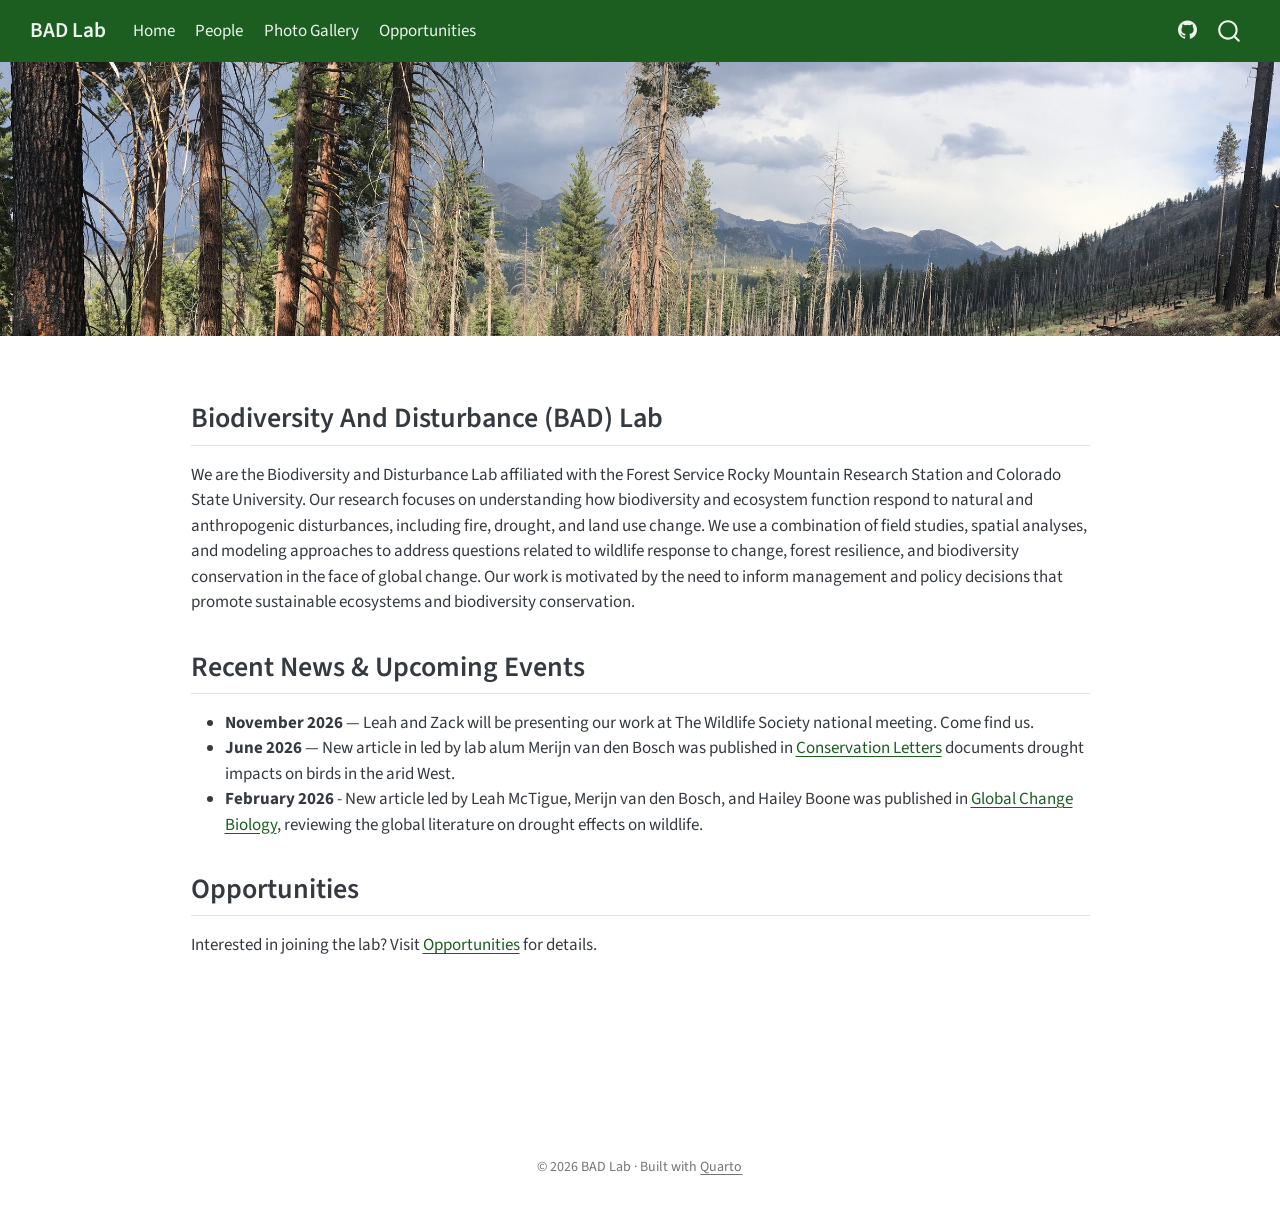
<file: index.html>
<!DOCTYPE html>
<html xmlns="http://www.w3.org/1999/xhtml" lang="en" xml:lang="en"><head>

<meta charset="utf-8">
<meta name="generator" content="quarto-1.10.20">

<meta name="viewport" content="width=device-width, initial-scale=1.0, user-scalable=yes">


<title>. – BAD Lab</title>
<style>
/* Default styles provided by pandoc.
** See https://pandoc.org/MANUAL.html#variables-for-html for config info.
*/
span.smallcaps{font-variant: small-caps;}
div.columns{display: flex; gap: 1.5em;}
div.column{flex: auto;}
@media screen {
div.columns{gap: min(4vw, 1.5em);}
div.column{overflow-x: auto;}
}
div.hanging-indent{margin-left: 1.5em; text-indent: -1.5em;}
ul.task-list{list-style: none;}
ul.task-list li input[type="checkbox"] {
  width: 0.8em;
  margin: 0 0.8em 0.2em -1em; /* quarto-specific, see https://github.com/quarto-dev/quarto-cli/issues/4556 */ 
  vertical-align: middle;
}
</style>


<script src="site_libs/quarto-nav/quarto-nav.js"></script>
<script src="site_libs/quarto-nav/headroom.min.js"></script>
<script src="site_libs/clipboard/clipboard.min.js"></script>
<script src="site_libs/quarto-search/autocomplete.umd.js"></script>
<script src="site_libs/quarto-search/fuse.min.js"></script>
<script src="site_libs/quarto-search/quarto-search.js"></script>
<meta name="quarto:offset" content="./">
<script src="site_libs/quarto-html/quarto.js" type="module"></script>
<script src="site_libs/quarto-html/tabsets/tabsets.js" type="module"></script>
<script src="site_libs/quarto-html/popper.min.js"></script>
<script src="site_libs/quarto-html/tippy.umd.min.js"></script>
<script src="site_libs/quarto-html/anchor.min.js"></script>
<link href="site_libs/quarto-html/tippy.css" rel="stylesheet">
<link href="site_libs/quarto-html/quarto-syntax-highlighting-17888a1159294d3eb470f19f6f52f5a5.css" rel="stylesheet" id="quarto-text-highlighting-styles">
<script src="site_libs/bootstrap/bootstrap.min.js"></script>
<link href="site_libs/bootstrap/bootstrap-icons.css" rel="stylesheet">
<link href="site_libs/bootstrap/bootstrap-cf3895344c008928cbd606fecc64aed8.min.css" rel="stylesheet" append-hash="true" id="quarto-bootstrap" data-mode="light">
<script id="quarto-search-options" type="application/json">{
  "location": "navbar",
  "copy-button": false,
  "collapse-after": 3,
  "panel-placement": "end",
  "type": "overlay",
  "limit": 50,
  "keyboard-shortcut": [
    "f",
    "/",
    "s"
  ],
  "show-item-context": false,
  "language": {
    "search-no-results-text": "No results",
    "search-matching-documents-text": "matching documents",
    "search-copy-link-title": "Copy link to search",
    "search-hide-matches-text": "Hide additional matches",
    "search-more-match-text": "more match in this document",
    "search-more-matches-text": "more matches in this document",
    "search-clear-button-title": "Clear",
    "search-text-placeholder": "",
    "search-detached-cancel-button-title": "Cancel",
    "search-submit-button-title": "Submit",
    "search-label": "Search"
  }
}</script>
<style>

      .quarto-title-block .quarto-title-banner h1,
      .quarto-title-block .quarto-title-banner h2,
      .quarto-title-block .quarto-title-banner h3,
      .quarto-title-block .quarto-title-banner h4,
      .quarto-title-block .quarto-title-banner h5,
      .quarto-title-block .quarto-title-banner h6
      {
        color: grey10;
      }

      .quarto-title-block .quarto-title-banner {
        color: grey10;
background-image: url(images/ICB_Variability.jpg);
background-size: cover;
      }
</style>


<link rel="stylesheet" href="styles.css">
</head>

<body class="nav-fixed fullcontent quarto-light">

<div id="quarto-search-results"></div>
  <header id="quarto-header" class="headroom fixed-top quarto-banner">
    <nav class="navbar navbar-expand-lg " data-bs-theme="dark">
      <div class="navbar-container container-fluid">
      <div class="navbar-brand-container mx-auto">
    <a class="navbar-brand" href="./index.html">
    <span class="navbar-title">BAD Lab</span>
    </a>
  </div>
            <div id="quarto-search" class="" title="Search"></div>
          <button class="navbar-toggler" type="button" data-bs-toggle="collapse" data-bs-target="#navbarCollapse" aria-controls="navbarCollapse" role="menu" aria-expanded="false" aria-label="Toggle navigation" onclick="if (window.quartoToggleHeadroom) { window.quartoToggleHeadroom(); }">
  <span class="navbar-toggler-icon"></span>
</button>
          <div class="collapse navbar-collapse" id="navbarCollapse">
            <ul class="navbar-nav navbar-nav-scroll me-auto">
  <li class="nav-item">
    <a class="nav-link active" href="./index.html" aria-current="page"> 
<span class="menu-text">Home</span></a>
  </li>  
  <li class="nav-item">
    <a class="nav-link" href="./people.html"> 
<span class="menu-text">People</span></a>
  </li>  
  <li class="nav-item">
    <a class="nav-link" href="./photogallery.html"> 
<span class="menu-text">Photo Gallery</span></a>
  </li>  
  <li class="nav-item">
    <a class="nav-link" href="./contact.html"> 
<span class="menu-text">Opportunities</span></a>
  </li>  
</ul>
            <ul class="navbar-nav navbar-nav-scroll ms-auto">
  <li class="nav-item compact">
    <a class="nav-link" href="https://github.com/BAD-EcoLab"> <i class="bi bi-github" role="img" aria-label="GitHub organization">
</i> 
<span class="menu-text"></span></a>
  </li>  
</ul>
          </div> <!-- /navcollapse -->
            <div class="quarto-navbar-tools">
</div>
      </div> <!-- /container-fluid -->
    </nav>
</header>
<!-- content -->
<header id="title-block-header" class="quarto-title-block default page-columns page-full">
  <div class="quarto-title-banner page-columns page-full">
    <div class="quarto-title column-body">
      <h1 class="title">.</h1>
                      </div>
  </div>
    
  
  <div class="quarto-title-meta">

      
    
      
    </div>
    
  
  </header><div id="quarto-content" class="quarto-container page-columns page-rows-contents page-layout-article page-navbar">
<!-- sidebar -->
<!-- margin-sidebar -->
    
<!-- main -->
<main class="content quarto-banner-title-block" id="quarto-document-content">





<!-- ## Welcome -->
<section id="biodiversity-and-disturbance-bad-lab" class="level2">
<h2 class="anchored" data-anchor-id="biodiversity-and-disturbance-bad-lab">Biodiversity And Disturbance (BAD) Lab</h2>
<p>We are the Biodiversity and Disturbance Lab affiliated with the Forest Service Rocky Mountain Research Station and Colorado State University. Our research focuses on understanding how biodiversity and ecosystem function respond to natural and anthropogenic disturbances, including fire, drought, and land use change. We use a combination of field studies, spatial analyses, and modeling approaches to address questions related to wildlife response to change, forest resilience, and biodiversity conservation in the face of global change. Our work is motivated by the need to inform management and policy decisions that promote sustainable ecosystems and biodiversity conservation.</p>
<!-- ::: {.callout-note} -->
<!-- ## This website is under construction -->
<!-- ::: -->
</section>
<section id="recent-news-upcoming-events" class="level2">
<h2 class="anchored" data-anchor-id="recent-news-upcoming-events">Recent News &amp; Upcoming Events</h2>
<ul>
<li><strong>November 2026</strong> — Leah and Zack will be presenting our work at The Wildlife Society national meeting. Come find us.</li>
<li><strong>June 2026</strong> — New article in led by lab alum Merijn van den Bosch was published in <a href="https://conbio.onlinelibrary.wiley.com/doi/10.1111/con4.70069">Conservation Letters</a> documents drought impacts on birds in the arid West.</li>
<li><strong>February 2026</strong> - New article led by Leah McTigue, Merijn van den Bosch, and Hailey Boone was published in <a href="https://onlinelibrary.wiley.com/doi/10.1111/gcb.70752">Global Change Biology</a>, reviewing the global literature on drought effects on wildlife.</li>
</ul>
<!-- See the [News](news.qmd) page for the full list. -->
</section>
<section id="opportunities" class="level2">
<h2 class="anchored" data-anchor-id="opportunities">Opportunities</h2>
<p>Interested in joining the lab? Visit <a href="./contact.html">Opportunities</a> for details.</p>


</section>

</main> <!-- /main -->
<script id="quarto-html-after-body" type="application/javascript">
  window.document.addEventListener("DOMContentLoaded", function (event) {
    const icon = "";
    const anchorJS = new window.AnchorJS();
    anchorJS.options = {
      placement: 'right',
      icon: icon
    };
    anchorJS.add('.anchored');
    const isCodeAnnotation = (el) => {
      for (const clz of el.classList) {
        if (clz.startsWith('code-annotation-')) {                     
          return true;
        }
      }
      return false;
    }
    const onCopySuccess = function(e) {
      // button target
      const button = e.trigger;
      // don't keep focus
      button.blur();
      // flash "checked"
      button.classList.add('code-copy-button-checked');
      var currentTitle = button.getAttribute("title");
      button.setAttribute("title", "Copied!");
      let tooltip;
      if (window.bootstrap) {
        button.setAttribute("data-bs-toggle", "tooltip");
        button.setAttribute("data-bs-placement", "left");
        button.setAttribute("data-bs-title", "Copied!");
        tooltip = new bootstrap.Tooltip(button, 
          { trigger: "manual", 
            customClass: "code-copy-button-tooltip",
            offset: [0, -8]});
        tooltip.show();    
      }
      setTimeout(function() {
        if (tooltip) {
          tooltip.hide();
          button.removeAttribute("data-bs-title");
          button.removeAttribute("data-bs-toggle");
          button.removeAttribute("data-bs-placement");
        }
        button.setAttribute("title", currentTitle);
        button.classList.remove('code-copy-button-checked');
      }, 1000);
      // clear code selection
      e.clearSelection();
    }
    const getTextToCopy = function(trigger) {
      const outerScaffold = trigger.parentElement.cloneNode(true);
      const codeEl = outerScaffold.querySelector('code');
      for (const childEl of codeEl.children) {
        if (isCodeAnnotation(childEl)) {
          childEl.remove();
        }
      }
      return codeEl.innerText;
    }
    const clipboard = new window.ClipboardJS('.code-copy-button:not([data-in-quarto-modal])', {
      text: getTextToCopy
    });
    clipboard.on('success', onCopySuccess);
    if (window.document.getElementById('quarto-embedded-source-code-modal')) {
      const clipboardModal = new window.ClipboardJS('.code-copy-button[data-in-quarto-modal]', {
        text: getTextToCopy,
        container: window.document.getElementById('quarto-embedded-source-code-modal')
      });
      clipboardModal.on('success', onCopySuccess);
    }
      var localhostRegex = new RegExp(/^(?:http|https):\/\/localhost\:?[0-9]*\//);
      var mailtoRegex = new RegExp(/^mailto:/);
        var filterRegex = new RegExp("https:\/\/bad-ecolab\.github\.io");
      var isInternal = (href) => {
          return filterRegex.test(href) || localhostRegex.test(href) || mailtoRegex.test(href);
      }
      // Inspect non-navigation links and adorn them if external
     var links = window.document.querySelectorAll('a[href]:not(.nav-link):not(.navbar-brand):not(.toc-action):not(.sidebar-link):not(.sidebar-item-toggle):not(.pagination-link):not(.no-external):not([aria-hidden]):not(.dropdown-item):not(.quarto-navigation-tool):not(.about-link)');
      for (var i=0; i<links.length; i++) {
        const link = links[i];
        if (!isInternal(link.href)) {
          // undo the damage that might have been done by quarto-nav.js in the case of
          // links that we want to consider external
          if (link.dataset.originalHref !== undefined) {
            link.href = link.dataset.originalHref;
          }
        }
      }
    function tippyHover(el, contentFn, onTriggerFn, onUntriggerFn) {
      const config = {
        allowHTML: true,
        maxWidth: 500,
        delay: 100,
        arrow: false,
        appendTo: function(el) {
            return el.parentElement;
        },
        interactive: true,
        interactiveBorder: 10,
        theme: 'quarto',
        placement: 'bottom-start',
      };
      if (contentFn) {
        config.content = contentFn;
      }
      if (onTriggerFn) {
        config.onTrigger = onTriggerFn;
      }
      if (onUntriggerFn) {
        config.onUntrigger = onUntriggerFn;
      }
      window.tippy(el, config); 
    }
    const noterefs = window.document.querySelectorAll('a[role="doc-noteref"]');
    for (var i=0; i<noterefs.length; i++) {
      const ref = noterefs[i];
      tippyHover(ref, function() {
        // use id or data attribute instead here
        let href = ref.getAttribute('data-footnote-href') || ref.getAttribute('href');
        try { href = new URL(href).hash; } catch {}
        const id = href.replace(/^#\/?/, "");
        const note = window.document.getElementById(id);
        if (note) {
          return note.innerHTML;
        } else {
          return "";
        }
      });
    }
    const xrefs = window.document.querySelectorAll('a.quarto-xref');
    const processXRef = (id, note) => {
      // Strip column container classes
      const stripColumnClz = (el) => {
        el.classList.remove("page-full", "page-columns");
        if (el.children) {
          for (const child of el.children) {
            stripColumnClz(child);
          }
        }
      }
      stripColumnClz(note)
      if (id === null || id.startsWith('sec-')) {
        // Special case sections, only their first couple elements
        const container = document.createElement("div");
        if (note.children && note.children.length > 2) {
          container.appendChild(note.children[0].cloneNode(true));
          for (let i = 1; i < note.children.length; i++) {
            const child = note.children[i];
            if (child.tagName === "P" && child.innerText === "") {
              continue;
            } else {
              container.appendChild(child.cloneNode(true));
              break;
            }
          }
          if (window.Quarto?.typesetMath) {
            window.Quarto.typesetMath(container);
          }
          return container.innerHTML
        } else {
          if (window.Quarto?.typesetMath) {
            window.Quarto.typesetMath(note);
          }
          return note.innerHTML;
        }
      } else {
        // Remove any anchor links if they are present
        const anchorLink = note.querySelector('a.anchorjs-link');
        if (anchorLink) {
          anchorLink.remove();
        }
        if (window.Quarto?.typesetMath) {
          window.Quarto.typesetMath(note);
        }
        if (note.classList.contains("callout")) {
          return note.outerHTML;
        } else {
          return note.innerHTML;
        }
      }
    }
    for (var i=0; i<xrefs.length; i++) {
      const xref = xrefs[i];
      tippyHover(xref, undefined, function(instance) {
        instance.disable();
        let url = xref.getAttribute('href');
        let hash = undefined; 
        if (url.startsWith('#')) {
          hash = url;
        } else {
          try { hash = new URL(url).hash; } catch {}
        }
        if (hash) {
          const id = hash.replace(/^#\/?/, "");
          const note = window.document.getElementById(id);
          if (note !== null) {
            try {
              const html = processXRef(id, note.cloneNode(true));
              instance.setContent(html);
            } finally {
              instance.enable();
              instance.show();
            }
          } else {
            // See if we can fetch this
            fetch(url.split('#')[0])
            .then(res => res.text())
            .then(html => {
              const parser = new DOMParser();
              const htmlDoc = parser.parseFromString(html, "text/html");
              const note = htmlDoc.getElementById(id);
              if (note !== null) {
                const html = processXRef(id, note);
                instance.setContent(html);
              } 
            }).finally(() => {
              instance.enable();
              instance.show();
            });
          }
        } else {
          // See if we can fetch a full url (with no hash to target)
          // This is a special case and we should probably do some content thinning / targeting
          fetch(url)
          .then(res => res.text())
          .then(html => {
            const parser = new DOMParser();
            const htmlDoc = parser.parseFromString(html, "text/html");
            const note = htmlDoc.querySelector('main.content');
            if (note !== null) {
              // This should only happen for chapter cross references
              // (since there is no id in the URL)
              // remove the first header
              if (note.children.length > 0 && note.children[0].tagName === "HEADER") {
                note.children[0].remove();
              }
              const html = processXRef(null, note);
              instance.setContent(html);
            } 
          }).finally(() => {
            instance.enable();
            instance.show();
          });
        }
      }, function(instance) {
      });
    }
        let selectedAnnoteEl;
        const selectorForAnnotation = ( cell, annotation) => {
          let cellAttr = 'data-code-cell="' + cell + '"';
          let lineAttr = 'data-code-annotation="' +  annotation + '"';
          const selector = 'span[' + cellAttr + '][' + lineAttr + ']';
          return selector;
        }
        const selectCodeLines = (annoteEl) => {
          const doc = window.document;
          const targetCell = annoteEl.getAttribute("data-target-cell");
          const targetAnnotation = annoteEl.getAttribute("data-target-annotation");
          const annoteSpan = window.document.querySelector(selectorForAnnotation(targetCell, targetAnnotation));
          const lines = annoteSpan.getAttribute("data-code-lines").split(",");
          const lineIds = lines.map((line) => {
            return targetCell + "-" + line;
          })
          let top = null;
          let height = null;
          let parent = null;
          if (lineIds.length > 0) {
              //compute the position of the single el (top and bottom and make a div)
              const el = window.document.getElementById(lineIds[0]);
              top = el.offsetTop;
              height = el.offsetHeight;
              parent = el.parentElement.parentElement;
            if (lineIds.length > 1) {
              const lastEl = window.document.getElementById(lineIds[lineIds.length - 1]);
              const bottom = lastEl.offsetTop + lastEl.offsetHeight;
              height = bottom - top;
            }
            if (top !== null && height !== null && parent !== null) {
              // cook up a div (if necessary) and position it 
              let div = window.document.getElementById("code-annotation-line-highlight");
              if (div === null) {
                div = window.document.createElement("div");
                div.setAttribute("id", "code-annotation-line-highlight");
                div.style.position = 'absolute';
                parent.appendChild(div);
              }
              div.style.top = top - 2 + "px";
              div.style.height = height + 4 + "px";
              div.style.left = 0;
              let gutterDiv = window.document.getElementById("code-annotation-line-highlight-gutter");
              if (gutterDiv === null) {
                gutterDiv = window.document.createElement("div");
                gutterDiv.setAttribute("id", "code-annotation-line-highlight-gutter");
                gutterDiv.style.position = 'absolute';
                const codeCell = window.document.getElementById(targetCell);
                const gutter = codeCell.querySelector('.code-annotation-gutter');
                gutter.appendChild(gutterDiv);
              }
              gutterDiv.style.top = top - 2 + "px";
              gutterDiv.style.height = height + 4 + "px";
            }
            selectedAnnoteEl = annoteEl;
          }
        };
        const unselectCodeLines = () => {
          const elementsIds = ["code-annotation-line-highlight", "code-annotation-line-highlight-gutter"];
          elementsIds.forEach((elId) => {
            const div = window.document.getElementById(elId);
            if (div) {
              div.remove();
            }
          });
          selectedAnnoteEl = undefined;
        };
          // Handle positioning of the toggle
      window.addEventListener(
        "resize",
        throttle(() => {
          elRect = undefined;
          if (selectedAnnoteEl) {
            selectCodeLines(selectedAnnoteEl);
          }
        }, 10)
      );
      function throttle(fn, ms) {
      let throttle = false;
      let timer;
        return (...args) => {
          if(!throttle) { // first call gets through
              fn.apply(this, args);
              throttle = true;
          } else { // all the others get throttled
              if(timer) clearTimeout(timer); // cancel #2
              timer = setTimeout(() => {
                fn.apply(this, args);
                timer = throttle = false;
              }, ms);
          }
        };
      }
        // Attach click handler to the DT
        const annoteDls = window.document.querySelectorAll('dt[data-target-cell]');
        for (const annoteDlNode of annoteDls) {
          annoteDlNode.addEventListener('click', (event) => {
            const clickedEl = event.target;
            if (clickedEl !== selectedAnnoteEl) {
              unselectCodeLines();
              const activeEl = window.document.querySelector('dt[data-target-cell].code-annotation-active');
              if (activeEl) {
                activeEl.classList.remove('code-annotation-active');
              }
              selectCodeLines(clickedEl);
              clickedEl.classList.add('code-annotation-active');
            } else {
              // Unselect the line
              unselectCodeLines();
              clickedEl.classList.remove('code-annotation-active');
            }
          });
        }
    const findCites = (el) => {
      const parentEl = el.parentElement;
      if (parentEl) {
        const cites = parentEl.dataset.cites;
        if (cites) {
          return {
            el,
            cites: cites.split(' ')
          };
        } else {
          return findCites(el.parentElement)
        }
      } else {
        return undefined;
      }
    };
    var bibliorefs = window.document.querySelectorAll('a[role="doc-biblioref"]');
    for (var i=0; i<bibliorefs.length; i++) {
      const ref = bibliorefs[i];
      const citeInfo = findCites(ref);
      if (citeInfo) {
        tippyHover(citeInfo.el, function() {
          var popup = window.document.createElement('div');
          citeInfo.cites.forEach(function(cite) {
            var citeDiv = window.document.createElement('div');
            citeDiv.classList.add('hanging-indent');
            citeDiv.classList.add('csl-entry');
            var biblioDiv = window.document.getElementById('ref-' + cite);
            if (biblioDiv) {
              citeDiv.innerHTML = biblioDiv.innerHTML;
            }
            popup.appendChild(citeDiv);
          });
          return popup.innerHTML;
        });
      }
    }
  });
  </script>
</div> <!-- /content -->
<footer class="footer">
  <div class="nav-footer">
    <div class="nav-footer-left">
      &nbsp;
    </div>   
    <div class="nav-footer-center">
<p>© 2026 BAD Lab · Built with <a href="https://quarto.org">Quarto</a></p>
</div>
    <div class="nav-footer-right">
      &nbsp;
    </div>
  </div>
</footer>




</body></html>
</file>
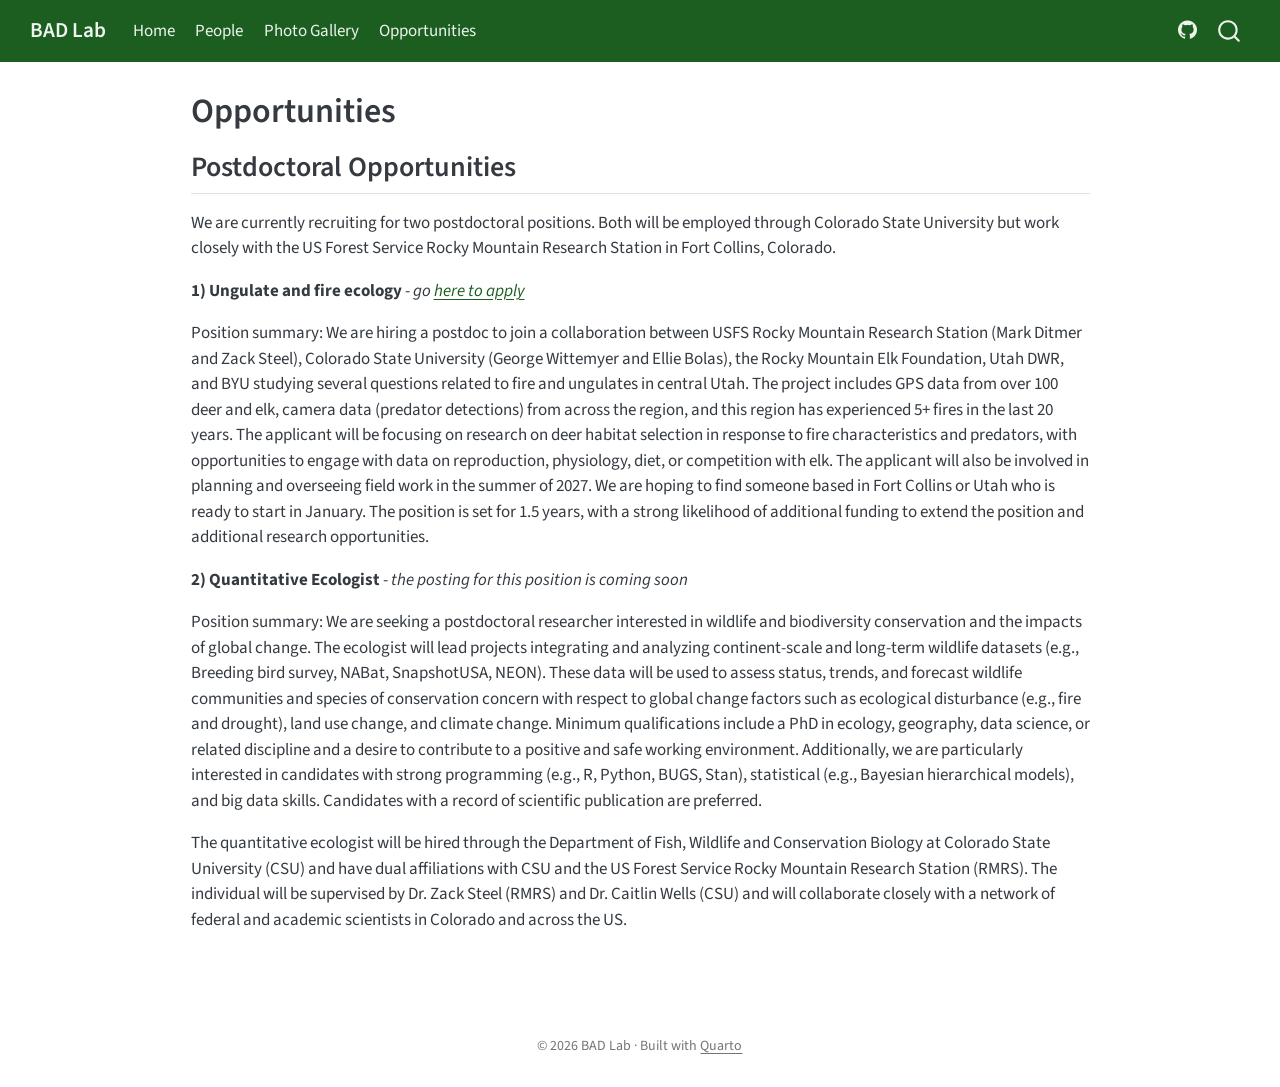
<file: contact.html>
<!DOCTYPE html>
<html xmlns="http://www.w3.org/1999/xhtml" lang="en" xml:lang="en"><head>

<meta charset="utf-8">
<meta name="generator" content="quarto-1.10.20">

<meta name="viewport" content="width=device-width, initial-scale=1.0, user-scalable=yes">


<title>Opportunities – BAD Lab</title>
<style>
/* Default styles provided by pandoc.
** See https://pandoc.org/MANUAL.html#variables-for-html for config info.
*/
span.smallcaps{font-variant: small-caps;}
div.columns{display: flex; gap: 1.5em;}
div.column{flex: auto;}
@media screen {
div.columns{gap: min(4vw, 1.5em);}
div.column{overflow-x: auto;}
}
div.hanging-indent{margin-left: 1.5em; text-indent: -1.5em;}
ul.task-list{list-style: none;}
ul.task-list li input[type="checkbox"] {
  width: 0.8em;
  margin: 0 0.8em 0.2em -1em; /* quarto-specific, see https://github.com/quarto-dev/quarto-cli/issues/4556 */ 
  vertical-align: middle;
}
</style>


<script src="site_libs/quarto-nav/quarto-nav.js"></script>
<script src="site_libs/quarto-nav/headroom.min.js"></script>
<script src="site_libs/clipboard/clipboard.min.js"></script>
<script src="site_libs/quarto-search/autocomplete.umd.js"></script>
<script src="site_libs/quarto-search/fuse.min.js"></script>
<script src="site_libs/quarto-search/quarto-search.js"></script>
<meta name="quarto:offset" content="./">
<script src="site_libs/quarto-html/quarto.js" type="module"></script>
<script src="site_libs/quarto-html/tabsets/tabsets.js" type="module"></script>
<script src="site_libs/quarto-html/popper.min.js"></script>
<script src="site_libs/quarto-html/tippy.umd.min.js"></script>
<script src="site_libs/quarto-html/anchor.min.js"></script>
<link href="site_libs/quarto-html/tippy.css" rel="stylesheet">
<link href="site_libs/quarto-html/quarto-syntax-highlighting-17888a1159294d3eb470f19f6f52f5a5.css" rel="stylesheet" id="quarto-text-highlighting-styles">
<script src="site_libs/bootstrap/bootstrap.min.js"></script>
<link href="site_libs/bootstrap/bootstrap-icons.css" rel="stylesheet">
<link href="site_libs/bootstrap/bootstrap-cf3895344c008928cbd606fecc64aed8.min.css" rel="stylesheet" append-hash="true" id="quarto-bootstrap" data-mode="light">
<script id="quarto-search-options" type="application/json">{
  "location": "navbar",
  "copy-button": false,
  "collapse-after": 3,
  "panel-placement": "end",
  "type": "overlay",
  "limit": 50,
  "keyboard-shortcut": [
    "f",
    "/",
    "s"
  ],
  "show-item-context": false,
  "language": {
    "search-no-results-text": "No results",
    "search-matching-documents-text": "matching documents",
    "search-copy-link-title": "Copy link to search",
    "search-hide-matches-text": "Hide additional matches",
    "search-more-match-text": "more match in this document",
    "search-more-matches-text": "more matches in this document",
    "search-clear-button-title": "Clear",
    "search-text-placeholder": "",
    "search-detached-cancel-button-title": "Cancel",
    "search-submit-button-title": "Submit",
    "search-label": "Search"
  }
}</script>


<link rel="stylesheet" href="styles.css">
</head>

<body class="nav-fixed fullcontent quarto-light">

<div id="quarto-search-results"></div>
  <header id="quarto-header" class="headroom fixed-top">
    <nav class="navbar navbar-expand-lg " data-bs-theme="dark">
      <div class="navbar-container container-fluid">
      <div class="navbar-brand-container mx-auto">
    <a class="navbar-brand" href="./index.html">
    <span class="navbar-title">BAD Lab</span>
    </a>
  </div>
            <div id="quarto-search" class="" title="Search"></div>
          <button class="navbar-toggler" type="button" data-bs-toggle="collapse" data-bs-target="#navbarCollapse" aria-controls="navbarCollapse" role="menu" aria-expanded="false" aria-label="Toggle navigation" onclick="if (window.quartoToggleHeadroom) { window.quartoToggleHeadroom(); }">
  <span class="navbar-toggler-icon"></span>
</button>
          <div class="collapse navbar-collapse" id="navbarCollapse">
            <ul class="navbar-nav navbar-nav-scroll me-auto">
  <li class="nav-item">
    <a class="nav-link" href="./index.html"> 
<span class="menu-text">Home</span></a>
  </li>  
  <li class="nav-item">
    <a class="nav-link" href="./people.html"> 
<span class="menu-text">People</span></a>
  </li>  
  <li class="nav-item">
    <a class="nav-link" href="./photogallery.html"> 
<span class="menu-text">Photo Gallery</span></a>
  </li>  
  <li class="nav-item">
    <a class="nav-link active" href="./contact.html" aria-current="page"> 
<span class="menu-text">Opportunities</span></a>
  </li>  
</ul>
            <ul class="navbar-nav navbar-nav-scroll ms-auto">
  <li class="nav-item compact">
    <a class="nav-link" href="https://github.com/BAD-EcoLab"> <i class="bi bi-github" role="img" aria-label="GitHub organization">
</i> 
<span class="menu-text"></span></a>
  </li>  
</ul>
          </div> <!-- /navcollapse -->
            <div class="quarto-navbar-tools">
</div>
      </div> <!-- /container-fluid -->
    </nav>
</header>
<!-- content -->
<div id="quarto-content" class="quarto-container page-columns page-rows-contents page-layout-article page-navbar">
<!-- sidebar -->
<!-- margin-sidebar -->
    
<!-- main -->
<main class="content" id="quarto-document-content">

<header id="title-block-header" class="quarto-title-block default">
<div class="quarto-title">
<h1 class="title">Opportunities</h1>
</div>



<div class="quarto-title-meta">

    
  
    
  </div>
  


</header>


<section id="postdoctoral-opportunities" class="level2">
<h2 class="anchored" data-anchor-id="postdoctoral-opportunities">Postdoctoral Opportunities</h2>
<p>We are currently recruiting for two postdoctoral positions. Both will be employed through Colorado State University but work closely with the US Forest Service Rocky Mountain Research Station in Fort Collins, Colorado.</p>
<p><strong>1) Ungulate and fire ecology</strong> - <em>go <a href="https://csusystem.wd12.myworkdayjobs.com/fortcollins_careers/job/Fort-Collins-CO/Postdoctoral-Researcher--Ungulate-Fire_R2026108038">here to apply</a></em></p>
<p>Position summary: We are hiring a postdoc to join a collaboration between USFS Rocky Mountain Research Station (Mark Ditmer and Zack Steel), Colorado State University (George Wittemyer and Ellie Bolas), the Rocky Mountain Elk Foundation, Utah DWR, and BYU studying several questions related to fire and ungulates in central Utah. The project includes GPS data from over 100 deer and elk, camera data (predator detections) from across the region, and this region has experienced 5+ fires in the last 20 years. The applicant will be focusing on research on deer habitat selection in response to fire characteristics and predators, with opportunities to engage with data on reproduction, physiology, diet, or competition with elk. The applicant will also be involved in planning and overseeing field work in the summer of 2027. We are hoping to find someone based in Fort Collins or Utah who is ready to start in January. The position is set for 1.5 years, with a strong likelihood of additional funding to extend the position and additional research opportunities.</p>
<p><strong>2) Quantitative Ecologist</strong> - <em>the posting for this position is coming soon</em></p>
<p>Position summary: We are seeking a postdoctoral researcher interested in wildlife and biodiversity conservation and the impacts of global change. The ecologist will lead projects integrating and analyzing continent-scale and long-term wildlife datasets (e.g., Breeding bird survey, NABat, SnapshotUSA, NEON). These data will be used to assess status, trends, and forecast wildlife communities and species of conservation concern with respect to global change factors such as ecological disturbance (e.g., fire and drought), land use change, and climate change. Minimum qualifications include a PhD in ecology, geography, data science, or related discipline and a desire to contribute to a positive and safe working environment. Additionally, we are particularly interested in candidates with strong programming (e.g., R, Python, BUGS, Stan), statistical (e.g., Bayesian hierarchical models), and big data skills. Candidates with a record of scientific publication are preferred.</p>
<p>The quantitative ecologist will be hired through the Department of Fish, Wildlife and Conservation Biology at Colorado State University (CSU) and have dual affiliations with CSU and the US Forest Service Rocky Mountain Research Station (RMRS). The individual will be supervised by Dr.&nbsp;Zack Steel (RMRS) and Dr.&nbsp;Caitlin Wells (CSU) and will collaborate closely with a network of federal and academic scientists in Colorado and across the US.</p>


</section>

</main> <!-- /main -->
<script id="quarto-html-after-body" type="application/javascript">
  window.document.addEventListener("DOMContentLoaded", function (event) {
    const icon = "";
    const anchorJS = new window.AnchorJS();
    anchorJS.options = {
      placement: 'right',
      icon: icon
    };
    anchorJS.add('.anchored');
    const isCodeAnnotation = (el) => {
      for (const clz of el.classList) {
        if (clz.startsWith('code-annotation-')) {                     
          return true;
        }
      }
      return false;
    }
    const onCopySuccess = function(e) {
      // button target
      const button = e.trigger;
      // don't keep focus
      button.blur();
      // flash "checked"
      button.classList.add('code-copy-button-checked');
      var currentTitle = button.getAttribute("title");
      button.setAttribute("title", "Copied!");
      let tooltip;
      if (window.bootstrap) {
        button.setAttribute("data-bs-toggle", "tooltip");
        button.setAttribute("data-bs-placement", "left");
        button.setAttribute("data-bs-title", "Copied!");
        tooltip = new bootstrap.Tooltip(button, 
          { trigger: "manual", 
            customClass: "code-copy-button-tooltip",
            offset: [0, -8]});
        tooltip.show();    
      }
      setTimeout(function() {
        if (tooltip) {
          tooltip.hide();
          button.removeAttribute("data-bs-title");
          button.removeAttribute("data-bs-toggle");
          button.removeAttribute("data-bs-placement");
        }
        button.setAttribute("title", currentTitle);
        button.classList.remove('code-copy-button-checked');
      }, 1000);
      // clear code selection
      e.clearSelection();
    }
    const getTextToCopy = function(trigger) {
      const outerScaffold = trigger.parentElement.cloneNode(true);
      const codeEl = outerScaffold.querySelector('code');
      for (const childEl of codeEl.children) {
        if (isCodeAnnotation(childEl)) {
          childEl.remove();
        }
      }
      return codeEl.innerText;
    }
    const clipboard = new window.ClipboardJS('.code-copy-button:not([data-in-quarto-modal])', {
      text: getTextToCopy
    });
    clipboard.on('success', onCopySuccess);
    if (window.document.getElementById('quarto-embedded-source-code-modal')) {
      const clipboardModal = new window.ClipboardJS('.code-copy-button[data-in-quarto-modal]', {
        text: getTextToCopy,
        container: window.document.getElementById('quarto-embedded-source-code-modal')
      });
      clipboardModal.on('success', onCopySuccess);
    }
      var localhostRegex = new RegExp(/^(?:http|https):\/\/localhost\:?[0-9]*\//);
      var mailtoRegex = new RegExp(/^mailto:/);
        var filterRegex = new RegExp("https:\/\/bad-ecolab\.github\.io");
      var isInternal = (href) => {
          return filterRegex.test(href) || localhostRegex.test(href) || mailtoRegex.test(href);
      }
      // Inspect non-navigation links and adorn them if external
     var links = window.document.querySelectorAll('a[href]:not(.nav-link):not(.navbar-brand):not(.toc-action):not(.sidebar-link):not(.sidebar-item-toggle):not(.pagination-link):not(.no-external):not([aria-hidden]):not(.dropdown-item):not(.quarto-navigation-tool):not(.about-link)');
      for (var i=0; i<links.length; i++) {
        const link = links[i];
        if (!isInternal(link.href)) {
          // undo the damage that might have been done by quarto-nav.js in the case of
          // links that we want to consider external
          if (link.dataset.originalHref !== undefined) {
            link.href = link.dataset.originalHref;
          }
        }
      }
    function tippyHover(el, contentFn, onTriggerFn, onUntriggerFn) {
      const config = {
        allowHTML: true,
        maxWidth: 500,
        delay: 100,
        arrow: false,
        appendTo: function(el) {
            return el.parentElement;
        },
        interactive: true,
        interactiveBorder: 10,
        theme: 'quarto',
        placement: 'bottom-start',
      };
      if (contentFn) {
        config.content = contentFn;
      }
      if (onTriggerFn) {
        config.onTrigger = onTriggerFn;
      }
      if (onUntriggerFn) {
        config.onUntrigger = onUntriggerFn;
      }
      window.tippy(el, config); 
    }
    const noterefs = window.document.querySelectorAll('a[role="doc-noteref"]');
    for (var i=0; i<noterefs.length; i++) {
      const ref = noterefs[i];
      tippyHover(ref, function() {
        // use id or data attribute instead here
        let href = ref.getAttribute('data-footnote-href') || ref.getAttribute('href');
        try { href = new URL(href).hash; } catch {}
        const id = href.replace(/^#\/?/, "");
        const note = window.document.getElementById(id);
        if (note) {
          return note.innerHTML;
        } else {
          return "";
        }
      });
    }
    const xrefs = window.document.querySelectorAll('a.quarto-xref');
    const processXRef = (id, note) => {
      // Strip column container classes
      const stripColumnClz = (el) => {
        el.classList.remove("page-full", "page-columns");
        if (el.children) {
          for (const child of el.children) {
            stripColumnClz(child);
          }
        }
      }
      stripColumnClz(note)
      if (id === null || id.startsWith('sec-')) {
        // Special case sections, only their first couple elements
        const container = document.createElement("div");
        if (note.children && note.children.length > 2) {
          container.appendChild(note.children[0].cloneNode(true));
          for (let i = 1; i < note.children.length; i++) {
            const child = note.children[i];
            if (child.tagName === "P" && child.innerText === "") {
              continue;
            } else {
              container.appendChild(child.cloneNode(true));
              break;
            }
          }
          if (window.Quarto?.typesetMath) {
            window.Quarto.typesetMath(container);
          }
          return container.innerHTML
        } else {
          if (window.Quarto?.typesetMath) {
            window.Quarto.typesetMath(note);
          }
          return note.innerHTML;
        }
      } else {
        // Remove any anchor links if they are present
        const anchorLink = note.querySelector('a.anchorjs-link');
        if (anchorLink) {
          anchorLink.remove();
        }
        if (window.Quarto?.typesetMath) {
          window.Quarto.typesetMath(note);
        }
        if (note.classList.contains("callout")) {
          return note.outerHTML;
        } else {
          return note.innerHTML;
        }
      }
    }
    for (var i=0; i<xrefs.length; i++) {
      const xref = xrefs[i];
      tippyHover(xref, undefined, function(instance) {
        instance.disable();
        let url = xref.getAttribute('href');
        let hash = undefined; 
        if (url.startsWith('#')) {
          hash = url;
        } else {
          try { hash = new URL(url).hash; } catch {}
        }
        if (hash) {
          const id = hash.replace(/^#\/?/, "");
          const note = window.document.getElementById(id);
          if (note !== null) {
            try {
              const html = processXRef(id, note.cloneNode(true));
              instance.setContent(html);
            } finally {
              instance.enable();
              instance.show();
            }
          } else {
            // See if we can fetch this
            fetch(url.split('#')[0])
            .then(res => res.text())
            .then(html => {
              const parser = new DOMParser();
              const htmlDoc = parser.parseFromString(html, "text/html");
              const note = htmlDoc.getElementById(id);
              if (note !== null) {
                const html = processXRef(id, note);
                instance.setContent(html);
              } 
            }).finally(() => {
              instance.enable();
              instance.show();
            });
          }
        } else {
          // See if we can fetch a full url (with no hash to target)
          // This is a special case and we should probably do some content thinning / targeting
          fetch(url)
          .then(res => res.text())
          .then(html => {
            const parser = new DOMParser();
            const htmlDoc = parser.parseFromString(html, "text/html");
            const note = htmlDoc.querySelector('main.content');
            if (note !== null) {
              // This should only happen for chapter cross references
              // (since there is no id in the URL)
              // remove the first header
              if (note.children.length > 0 && note.children[0].tagName === "HEADER") {
                note.children[0].remove();
              }
              const html = processXRef(null, note);
              instance.setContent(html);
            } 
          }).finally(() => {
            instance.enable();
            instance.show();
          });
        }
      }, function(instance) {
      });
    }
        let selectedAnnoteEl;
        const selectorForAnnotation = ( cell, annotation) => {
          let cellAttr = 'data-code-cell="' + cell + '"';
          let lineAttr = 'data-code-annotation="' +  annotation + '"';
          const selector = 'span[' + cellAttr + '][' + lineAttr + ']';
          return selector;
        }
        const selectCodeLines = (annoteEl) => {
          const doc = window.document;
          const targetCell = annoteEl.getAttribute("data-target-cell");
          const targetAnnotation = annoteEl.getAttribute("data-target-annotation");
          const annoteSpan = window.document.querySelector(selectorForAnnotation(targetCell, targetAnnotation));
          const lines = annoteSpan.getAttribute("data-code-lines").split(",");
          const lineIds = lines.map((line) => {
            return targetCell + "-" + line;
          })
          let top = null;
          let height = null;
          let parent = null;
          if (lineIds.length > 0) {
              //compute the position of the single el (top and bottom and make a div)
              const el = window.document.getElementById(lineIds[0]);
              top = el.offsetTop;
              height = el.offsetHeight;
              parent = el.parentElement.parentElement;
            if (lineIds.length > 1) {
              const lastEl = window.document.getElementById(lineIds[lineIds.length - 1]);
              const bottom = lastEl.offsetTop + lastEl.offsetHeight;
              height = bottom - top;
            }
            if (top !== null && height !== null && parent !== null) {
              // cook up a div (if necessary) and position it 
              let div = window.document.getElementById("code-annotation-line-highlight");
              if (div === null) {
                div = window.document.createElement("div");
                div.setAttribute("id", "code-annotation-line-highlight");
                div.style.position = 'absolute';
                parent.appendChild(div);
              }
              div.style.top = top - 2 + "px";
              div.style.height = height + 4 + "px";
              div.style.left = 0;
              let gutterDiv = window.document.getElementById("code-annotation-line-highlight-gutter");
              if (gutterDiv === null) {
                gutterDiv = window.document.createElement("div");
                gutterDiv.setAttribute("id", "code-annotation-line-highlight-gutter");
                gutterDiv.style.position = 'absolute';
                const codeCell = window.document.getElementById(targetCell);
                const gutter = codeCell.querySelector('.code-annotation-gutter');
                gutter.appendChild(gutterDiv);
              }
              gutterDiv.style.top = top - 2 + "px";
              gutterDiv.style.height = height + 4 + "px";
            }
            selectedAnnoteEl = annoteEl;
          }
        };
        const unselectCodeLines = () => {
          const elementsIds = ["code-annotation-line-highlight", "code-annotation-line-highlight-gutter"];
          elementsIds.forEach((elId) => {
            const div = window.document.getElementById(elId);
            if (div) {
              div.remove();
            }
          });
          selectedAnnoteEl = undefined;
        };
          // Handle positioning of the toggle
      window.addEventListener(
        "resize",
        throttle(() => {
          elRect = undefined;
          if (selectedAnnoteEl) {
            selectCodeLines(selectedAnnoteEl);
          }
        }, 10)
      );
      function throttle(fn, ms) {
      let throttle = false;
      let timer;
        return (...args) => {
          if(!throttle) { // first call gets through
              fn.apply(this, args);
              throttle = true;
          } else { // all the others get throttled
              if(timer) clearTimeout(timer); // cancel #2
              timer = setTimeout(() => {
                fn.apply(this, args);
                timer = throttle = false;
              }, ms);
          }
        };
      }
        // Attach click handler to the DT
        const annoteDls = window.document.querySelectorAll('dt[data-target-cell]');
        for (const annoteDlNode of annoteDls) {
          annoteDlNode.addEventListener('click', (event) => {
            const clickedEl = event.target;
            if (clickedEl !== selectedAnnoteEl) {
              unselectCodeLines();
              const activeEl = window.document.querySelector('dt[data-target-cell].code-annotation-active');
              if (activeEl) {
                activeEl.classList.remove('code-annotation-active');
              }
              selectCodeLines(clickedEl);
              clickedEl.classList.add('code-annotation-active');
            } else {
              // Unselect the line
              unselectCodeLines();
              clickedEl.classList.remove('code-annotation-active');
            }
          });
        }
    const findCites = (el) => {
      const parentEl = el.parentElement;
      if (parentEl) {
        const cites = parentEl.dataset.cites;
        if (cites) {
          return {
            el,
            cites: cites.split(' ')
          };
        } else {
          return findCites(el.parentElement)
        }
      } else {
        return undefined;
      }
    };
    var bibliorefs = window.document.querySelectorAll('a[role="doc-biblioref"]');
    for (var i=0; i<bibliorefs.length; i++) {
      const ref = bibliorefs[i];
      const citeInfo = findCites(ref);
      if (citeInfo) {
        tippyHover(citeInfo.el, function() {
          var popup = window.document.createElement('div');
          citeInfo.cites.forEach(function(cite) {
            var citeDiv = window.document.createElement('div');
            citeDiv.classList.add('hanging-indent');
            citeDiv.classList.add('csl-entry');
            var biblioDiv = window.document.getElementById('ref-' + cite);
            if (biblioDiv) {
              citeDiv.innerHTML = biblioDiv.innerHTML;
            }
            popup.appendChild(citeDiv);
          });
          return popup.innerHTML;
        });
      }
    }
  });
  </script>
</div> <!-- /content -->
<footer class="footer">
  <div class="nav-footer">
    <div class="nav-footer-left">
      &nbsp;
    </div>   
    <div class="nav-footer-center">
<p>© 2026 BAD Lab · Built with <a href="https://quarto.org">Quarto</a></p>
</div>
    <div class="nav-footer-right">
      &nbsp;
    </div>
  </div>
</footer>




</body></html>
</file>
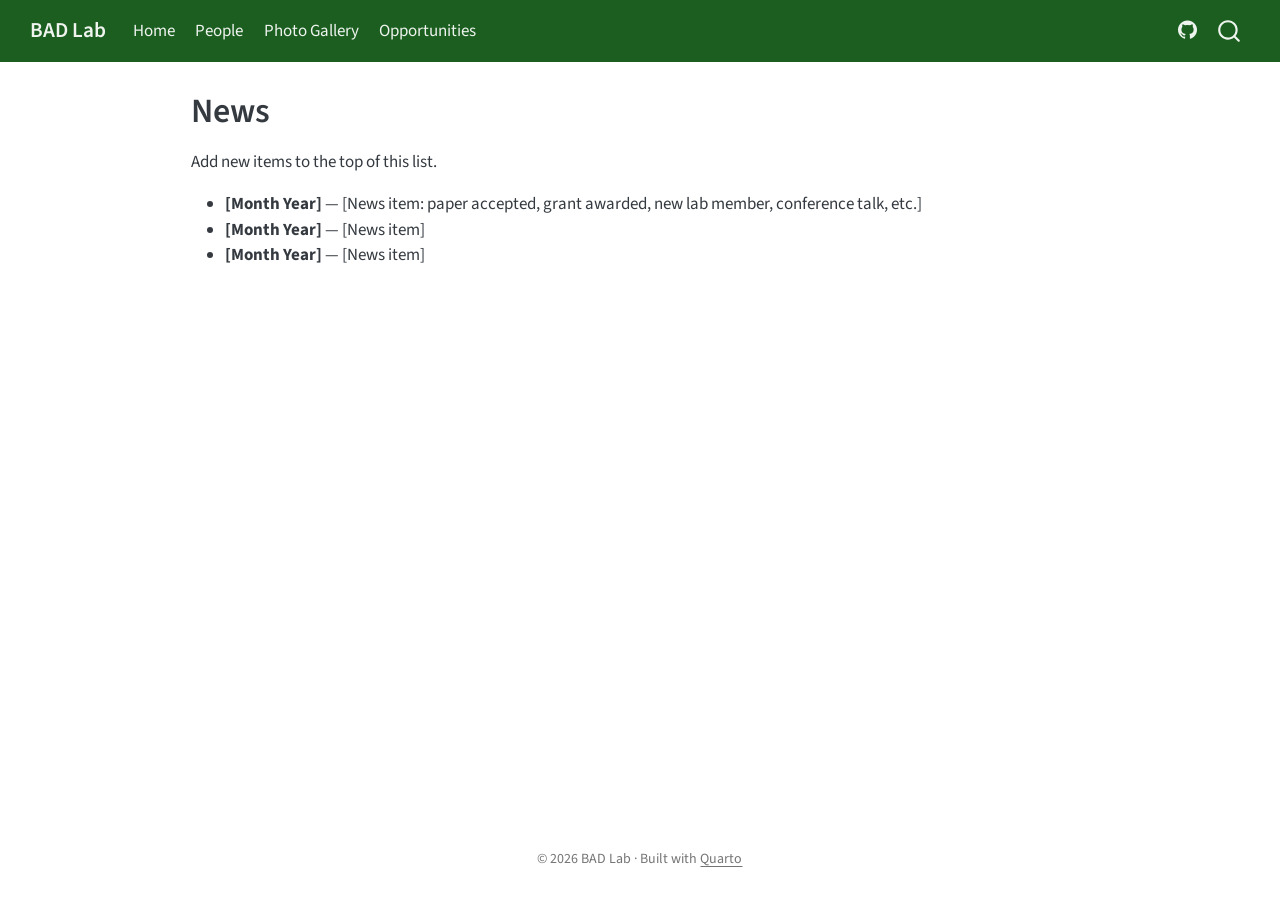
<file: news.html>
<!DOCTYPE html>
<html xmlns="http://www.w3.org/1999/xhtml" lang="en" xml:lang="en"><head>

<meta charset="utf-8">
<meta name="generator" content="quarto-1.10.20">

<meta name="viewport" content="width=device-width, initial-scale=1.0, user-scalable=yes">


<title>News – BAD Lab</title>
<style>
/* Default styles provided by pandoc.
** See https://pandoc.org/MANUAL.html#variables-for-html for config info.
*/
span.smallcaps{font-variant: small-caps;}
div.columns{display: flex; gap: 1.5em;}
div.column{flex: auto;}
@media screen {
div.columns{gap: min(4vw, 1.5em);}
div.column{overflow-x: auto;}
}
div.hanging-indent{margin-left: 1.5em; text-indent: -1.5em;}
ul.task-list{list-style: none;}
ul.task-list li input[type="checkbox"] {
  width: 0.8em;
  margin: 0 0.8em 0.2em -1em; /* quarto-specific, see https://github.com/quarto-dev/quarto-cli/issues/4556 */ 
  vertical-align: middle;
}
</style>


<script src="site_libs/quarto-nav/quarto-nav.js"></script>
<script src="site_libs/quarto-nav/headroom.min.js"></script>
<script src="site_libs/clipboard/clipboard.min.js"></script>
<script src="site_libs/quarto-search/autocomplete.umd.js"></script>
<script src="site_libs/quarto-search/fuse.min.js"></script>
<script src="site_libs/quarto-search/quarto-search.js"></script>
<meta name="quarto:offset" content="./">
<script src="site_libs/quarto-html/quarto.js" type="module"></script>
<script src="site_libs/quarto-html/tabsets/tabsets.js" type="module"></script>
<script src="site_libs/quarto-html/popper.min.js"></script>
<script src="site_libs/quarto-html/tippy.umd.min.js"></script>
<script src="site_libs/quarto-html/anchor.min.js"></script>
<link href="site_libs/quarto-html/tippy.css" rel="stylesheet">
<link href="site_libs/quarto-html/quarto-syntax-highlighting-17888a1159294d3eb470f19f6f52f5a5.css" rel="stylesheet" id="quarto-text-highlighting-styles">
<script src="site_libs/bootstrap/bootstrap.min.js"></script>
<link href="site_libs/bootstrap/bootstrap-icons.css" rel="stylesheet">
<link href="site_libs/bootstrap/bootstrap-cf3895344c008928cbd606fecc64aed8.min.css" rel="stylesheet" append-hash="true" id="quarto-bootstrap" data-mode="light">
<script id="quarto-search-options" type="application/json">{
  "location": "navbar",
  "copy-button": false,
  "collapse-after": 3,
  "panel-placement": "end",
  "type": "overlay",
  "limit": 50,
  "keyboard-shortcut": [
    "f",
    "/",
    "s"
  ],
  "show-item-context": false,
  "language": {
    "search-no-results-text": "No results",
    "search-matching-documents-text": "matching documents",
    "search-copy-link-title": "Copy link to search",
    "search-hide-matches-text": "Hide additional matches",
    "search-more-match-text": "more match in this document",
    "search-more-matches-text": "more matches in this document",
    "search-clear-button-title": "Clear",
    "search-text-placeholder": "",
    "search-detached-cancel-button-title": "Cancel",
    "search-submit-button-title": "Submit",
    "search-label": "Search"
  }
}</script>


<link rel="stylesheet" href="styles.css">
</head>

<body class="nav-fixed fullcontent quarto-light">

<div id="quarto-search-results"></div>
  <header id="quarto-header" class="headroom fixed-top">
    <nav class="navbar navbar-expand-lg " data-bs-theme="dark">
      <div class="navbar-container container-fluid">
      <div class="navbar-brand-container mx-auto">
    <a class="navbar-brand" href="./index.html">
    <span class="navbar-title">BAD Lab</span>
    </a>
  </div>
            <div id="quarto-search" class="" title="Search"></div>
          <button class="navbar-toggler" type="button" data-bs-toggle="collapse" data-bs-target="#navbarCollapse" aria-controls="navbarCollapse" role="menu" aria-expanded="false" aria-label="Toggle navigation" onclick="if (window.quartoToggleHeadroom) { window.quartoToggleHeadroom(); }">
  <span class="navbar-toggler-icon"></span>
</button>
          <div class="collapse navbar-collapse" id="navbarCollapse">
            <ul class="navbar-nav navbar-nav-scroll me-auto">
  <li class="nav-item">
    <a class="nav-link" href="./index.html"> 
<span class="menu-text">Home</span></a>
  </li>  
  <li class="nav-item">
    <a class="nav-link" href="./people.html"> 
<span class="menu-text">People</span></a>
  </li>  
  <li class="nav-item">
    <a class="nav-link" href="./photogallery.html"> 
<span class="menu-text">Photo Gallery</span></a>
  </li>  
  <li class="nav-item">
    <a class="nav-link" href="./contact.html"> 
<span class="menu-text">Opportunities</span></a>
  </li>  
</ul>
            <ul class="navbar-nav navbar-nav-scroll ms-auto">
  <li class="nav-item compact">
    <a class="nav-link" href="https://github.com/BAD-EcoLab"> <i class="bi bi-github" role="img" aria-label="GitHub organization">
</i> 
<span class="menu-text"></span></a>
  </li>  
</ul>
          </div> <!-- /navcollapse -->
            <div class="quarto-navbar-tools">
</div>
      </div> <!-- /container-fluid -->
    </nav>
</header>
<!-- content -->
<div id="quarto-content" class="quarto-container page-columns page-rows-contents page-layout-article page-navbar">
<!-- sidebar -->
<!-- margin-sidebar -->
    
<!-- main -->
<main class="content" id="quarto-document-content">

<header id="title-block-header" class="quarto-title-block default">
<div class="quarto-title">
<h1 class="title">News</h1>
</div>



<div class="quarto-title-meta">

    
  
    
  </div>
  


</header>


<p>Add new items to the top of this list.</p>
<ul>
<li><strong>[Month Year]</strong> — [News item: paper accepted, grant awarded, new lab member, conference talk, etc.]</li>
<li><strong>[Month Year]</strong> — [News item]</li>
<li><strong>[Month Year]</strong> — [News item]</li>
</ul>



</main> <!-- /main -->
<script id="quarto-html-after-body" type="application/javascript">
  window.document.addEventListener("DOMContentLoaded", function (event) {
    const icon = "";
    const anchorJS = new window.AnchorJS();
    anchorJS.options = {
      placement: 'right',
      icon: icon
    };
    anchorJS.add('.anchored');
    const isCodeAnnotation = (el) => {
      for (const clz of el.classList) {
        if (clz.startsWith('code-annotation-')) {                     
          return true;
        }
      }
      return false;
    }
    const onCopySuccess = function(e) {
      // button target
      const button = e.trigger;
      // don't keep focus
      button.blur();
      // flash "checked"
      button.classList.add('code-copy-button-checked');
      var currentTitle = button.getAttribute("title");
      button.setAttribute("title", "Copied!");
      let tooltip;
      if (window.bootstrap) {
        button.setAttribute("data-bs-toggle", "tooltip");
        button.setAttribute("data-bs-placement", "left");
        button.setAttribute("data-bs-title", "Copied!");
        tooltip = new bootstrap.Tooltip(button, 
          { trigger: "manual", 
            customClass: "code-copy-button-tooltip",
            offset: [0, -8]});
        tooltip.show();    
      }
      setTimeout(function() {
        if (tooltip) {
          tooltip.hide();
          button.removeAttribute("data-bs-title");
          button.removeAttribute("data-bs-toggle");
          button.removeAttribute("data-bs-placement");
        }
        button.setAttribute("title", currentTitle);
        button.classList.remove('code-copy-button-checked');
      }, 1000);
      // clear code selection
      e.clearSelection();
    }
    const getTextToCopy = function(trigger) {
      const outerScaffold = trigger.parentElement.cloneNode(true);
      const codeEl = outerScaffold.querySelector('code');
      for (const childEl of codeEl.children) {
        if (isCodeAnnotation(childEl)) {
          childEl.remove();
        }
      }
      return codeEl.innerText;
    }
    const clipboard = new window.ClipboardJS('.code-copy-button:not([data-in-quarto-modal])', {
      text: getTextToCopy
    });
    clipboard.on('success', onCopySuccess);
    if (window.document.getElementById('quarto-embedded-source-code-modal')) {
      const clipboardModal = new window.ClipboardJS('.code-copy-button[data-in-quarto-modal]', {
        text: getTextToCopy,
        container: window.document.getElementById('quarto-embedded-source-code-modal')
      });
      clipboardModal.on('success', onCopySuccess);
    }
      var localhostRegex = new RegExp(/^(?:http|https):\/\/localhost\:?[0-9]*\//);
      var mailtoRegex = new RegExp(/^mailto:/);
        var filterRegex = new RegExp("https:\/\/bad-ecolab\.github\.io");
      var isInternal = (href) => {
          return filterRegex.test(href) || localhostRegex.test(href) || mailtoRegex.test(href);
      }
      // Inspect non-navigation links and adorn them if external
     var links = window.document.querySelectorAll('a[href]:not(.nav-link):not(.navbar-brand):not(.toc-action):not(.sidebar-link):not(.sidebar-item-toggle):not(.pagination-link):not(.no-external):not([aria-hidden]):not(.dropdown-item):not(.quarto-navigation-tool):not(.about-link)');
      for (var i=0; i<links.length; i++) {
        const link = links[i];
        if (!isInternal(link.href)) {
          // undo the damage that might have been done by quarto-nav.js in the case of
          // links that we want to consider external
          if (link.dataset.originalHref !== undefined) {
            link.href = link.dataset.originalHref;
          }
        }
      }
    function tippyHover(el, contentFn, onTriggerFn, onUntriggerFn) {
      const config = {
        allowHTML: true,
        maxWidth: 500,
        delay: 100,
        arrow: false,
        appendTo: function(el) {
            return el.parentElement;
        },
        interactive: true,
        interactiveBorder: 10,
        theme: 'quarto',
        placement: 'bottom-start',
      };
      if (contentFn) {
        config.content = contentFn;
      }
      if (onTriggerFn) {
        config.onTrigger = onTriggerFn;
      }
      if (onUntriggerFn) {
        config.onUntrigger = onUntriggerFn;
      }
      window.tippy(el, config); 
    }
    const noterefs = window.document.querySelectorAll('a[role="doc-noteref"]');
    for (var i=0; i<noterefs.length; i++) {
      const ref = noterefs[i];
      tippyHover(ref, function() {
        // use id or data attribute instead here
        let href = ref.getAttribute('data-footnote-href') || ref.getAttribute('href');
        try { href = new URL(href).hash; } catch {}
        const id = href.replace(/^#\/?/, "");
        const note = window.document.getElementById(id);
        if (note) {
          return note.innerHTML;
        } else {
          return "";
        }
      });
    }
    const xrefs = window.document.querySelectorAll('a.quarto-xref');
    const processXRef = (id, note) => {
      // Strip column container classes
      const stripColumnClz = (el) => {
        el.classList.remove("page-full", "page-columns");
        if (el.children) {
          for (const child of el.children) {
            stripColumnClz(child);
          }
        }
      }
      stripColumnClz(note)
      if (id === null || id.startsWith('sec-')) {
        // Special case sections, only their first couple elements
        const container = document.createElement("div");
        if (note.children && note.children.length > 2) {
          container.appendChild(note.children[0].cloneNode(true));
          for (let i = 1; i < note.children.length; i++) {
            const child = note.children[i];
            if (child.tagName === "P" && child.innerText === "") {
              continue;
            } else {
              container.appendChild(child.cloneNode(true));
              break;
            }
          }
          if (window.Quarto?.typesetMath) {
            window.Quarto.typesetMath(container);
          }
          return container.innerHTML
        } else {
          if (window.Quarto?.typesetMath) {
            window.Quarto.typesetMath(note);
          }
          return note.innerHTML;
        }
      } else {
        // Remove any anchor links if they are present
        const anchorLink = note.querySelector('a.anchorjs-link');
        if (anchorLink) {
          anchorLink.remove();
        }
        if (window.Quarto?.typesetMath) {
          window.Quarto.typesetMath(note);
        }
        if (note.classList.contains("callout")) {
          return note.outerHTML;
        } else {
          return note.innerHTML;
        }
      }
    }
    for (var i=0; i<xrefs.length; i++) {
      const xref = xrefs[i];
      tippyHover(xref, undefined, function(instance) {
        instance.disable();
        let url = xref.getAttribute('href');
        let hash = undefined; 
        if (url.startsWith('#')) {
          hash = url;
        } else {
          try { hash = new URL(url).hash; } catch {}
        }
        if (hash) {
          const id = hash.replace(/^#\/?/, "");
          const note = window.document.getElementById(id);
          if (note !== null) {
            try {
              const html = processXRef(id, note.cloneNode(true));
              instance.setContent(html);
            } finally {
              instance.enable();
              instance.show();
            }
          } else {
            // See if we can fetch this
            fetch(url.split('#')[0])
            .then(res => res.text())
            .then(html => {
              const parser = new DOMParser();
              const htmlDoc = parser.parseFromString(html, "text/html");
              const note = htmlDoc.getElementById(id);
              if (note !== null) {
                const html = processXRef(id, note);
                instance.setContent(html);
              } 
            }).finally(() => {
              instance.enable();
              instance.show();
            });
          }
        } else {
          // See if we can fetch a full url (with no hash to target)
          // This is a special case and we should probably do some content thinning / targeting
          fetch(url)
          .then(res => res.text())
          .then(html => {
            const parser = new DOMParser();
            const htmlDoc = parser.parseFromString(html, "text/html");
            const note = htmlDoc.querySelector('main.content');
            if (note !== null) {
              // This should only happen for chapter cross references
              // (since there is no id in the URL)
              // remove the first header
              if (note.children.length > 0 && note.children[0].tagName === "HEADER") {
                note.children[0].remove();
              }
              const html = processXRef(null, note);
              instance.setContent(html);
            } 
          }).finally(() => {
            instance.enable();
            instance.show();
          });
        }
      }, function(instance) {
      });
    }
        let selectedAnnoteEl;
        const selectorForAnnotation = ( cell, annotation) => {
          let cellAttr = 'data-code-cell="' + cell + '"';
          let lineAttr = 'data-code-annotation="' +  annotation + '"';
          const selector = 'span[' + cellAttr + '][' + lineAttr + ']';
          return selector;
        }
        const selectCodeLines = (annoteEl) => {
          const doc = window.document;
          const targetCell = annoteEl.getAttribute("data-target-cell");
          const targetAnnotation = annoteEl.getAttribute("data-target-annotation");
          const annoteSpan = window.document.querySelector(selectorForAnnotation(targetCell, targetAnnotation));
          const lines = annoteSpan.getAttribute("data-code-lines").split(",");
          const lineIds = lines.map((line) => {
            return targetCell + "-" + line;
          })
          let top = null;
          let height = null;
          let parent = null;
          if (lineIds.length > 0) {
              //compute the position of the single el (top and bottom and make a div)
              const el = window.document.getElementById(lineIds[0]);
              top = el.offsetTop;
              height = el.offsetHeight;
              parent = el.parentElement.parentElement;
            if (lineIds.length > 1) {
              const lastEl = window.document.getElementById(lineIds[lineIds.length - 1]);
              const bottom = lastEl.offsetTop + lastEl.offsetHeight;
              height = bottom - top;
            }
            if (top !== null && height !== null && parent !== null) {
              // cook up a div (if necessary) and position it 
              let div = window.document.getElementById("code-annotation-line-highlight");
              if (div === null) {
                div = window.document.createElement("div");
                div.setAttribute("id", "code-annotation-line-highlight");
                div.style.position = 'absolute';
                parent.appendChild(div);
              }
              div.style.top = top - 2 + "px";
              div.style.height = height + 4 + "px";
              div.style.left = 0;
              let gutterDiv = window.document.getElementById("code-annotation-line-highlight-gutter");
              if (gutterDiv === null) {
                gutterDiv = window.document.createElement("div");
                gutterDiv.setAttribute("id", "code-annotation-line-highlight-gutter");
                gutterDiv.style.position = 'absolute';
                const codeCell = window.document.getElementById(targetCell);
                const gutter = codeCell.querySelector('.code-annotation-gutter');
                gutter.appendChild(gutterDiv);
              }
              gutterDiv.style.top = top - 2 + "px";
              gutterDiv.style.height = height + 4 + "px";
            }
            selectedAnnoteEl = annoteEl;
          }
        };
        const unselectCodeLines = () => {
          const elementsIds = ["code-annotation-line-highlight", "code-annotation-line-highlight-gutter"];
          elementsIds.forEach((elId) => {
            const div = window.document.getElementById(elId);
            if (div) {
              div.remove();
            }
          });
          selectedAnnoteEl = undefined;
        };
          // Handle positioning of the toggle
      window.addEventListener(
        "resize",
        throttle(() => {
          elRect = undefined;
          if (selectedAnnoteEl) {
            selectCodeLines(selectedAnnoteEl);
          }
        }, 10)
      );
      function throttle(fn, ms) {
      let throttle = false;
      let timer;
        return (...args) => {
          if(!throttle) { // first call gets through
              fn.apply(this, args);
              throttle = true;
          } else { // all the others get throttled
              if(timer) clearTimeout(timer); // cancel #2
              timer = setTimeout(() => {
                fn.apply(this, args);
                timer = throttle = false;
              }, ms);
          }
        };
      }
        // Attach click handler to the DT
        const annoteDls = window.document.querySelectorAll('dt[data-target-cell]');
        for (const annoteDlNode of annoteDls) {
          annoteDlNode.addEventListener('click', (event) => {
            const clickedEl = event.target;
            if (clickedEl !== selectedAnnoteEl) {
              unselectCodeLines();
              const activeEl = window.document.querySelector('dt[data-target-cell].code-annotation-active');
              if (activeEl) {
                activeEl.classList.remove('code-annotation-active');
              }
              selectCodeLines(clickedEl);
              clickedEl.classList.add('code-annotation-active');
            } else {
              // Unselect the line
              unselectCodeLines();
              clickedEl.classList.remove('code-annotation-active');
            }
          });
        }
    const findCites = (el) => {
      const parentEl = el.parentElement;
      if (parentEl) {
        const cites = parentEl.dataset.cites;
        if (cites) {
          return {
            el,
            cites: cites.split(' ')
          };
        } else {
          return findCites(el.parentElement)
        }
      } else {
        return undefined;
      }
    };
    var bibliorefs = window.document.querySelectorAll('a[role="doc-biblioref"]');
    for (var i=0; i<bibliorefs.length; i++) {
      const ref = bibliorefs[i];
      const citeInfo = findCites(ref);
      if (citeInfo) {
        tippyHover(citeInfo.el, function() {
          var popup = window.document.createElement('div');
          citeInfo.cites.forEach(function(cite) {
            var citeDiv = window.document.createElement('div');
            citeDiv.classList.add('hanging-indent');
            citeDiv.classList.add('csl-entry');
            var biblioDiv = window.document.getElementById('ref-' + cite);
            if (biblioDiv) {
              citeDiv.innerHTML = biblioDiv.innerHTML;
            }
            popup.appendChild(citeDiv);
          });
          return popup.innerHTML;
        });
      }
    }
  });
  </script>
</div> <!-- /content -->
<footer class="footer">
  <div class="nav-footer">
    <div class="nav-footer-left">
      &nbsp;
    </div>   
    <div class="nav-footer-center">
<p>© 2026 BAD Lab · Built with <a href="https://quarto.org">Quarto</a></p>
</div>
    <div class="nav-footer-right">
      &nbsp;
    </div>
  </div>
</footer>




</body></html>
</file>
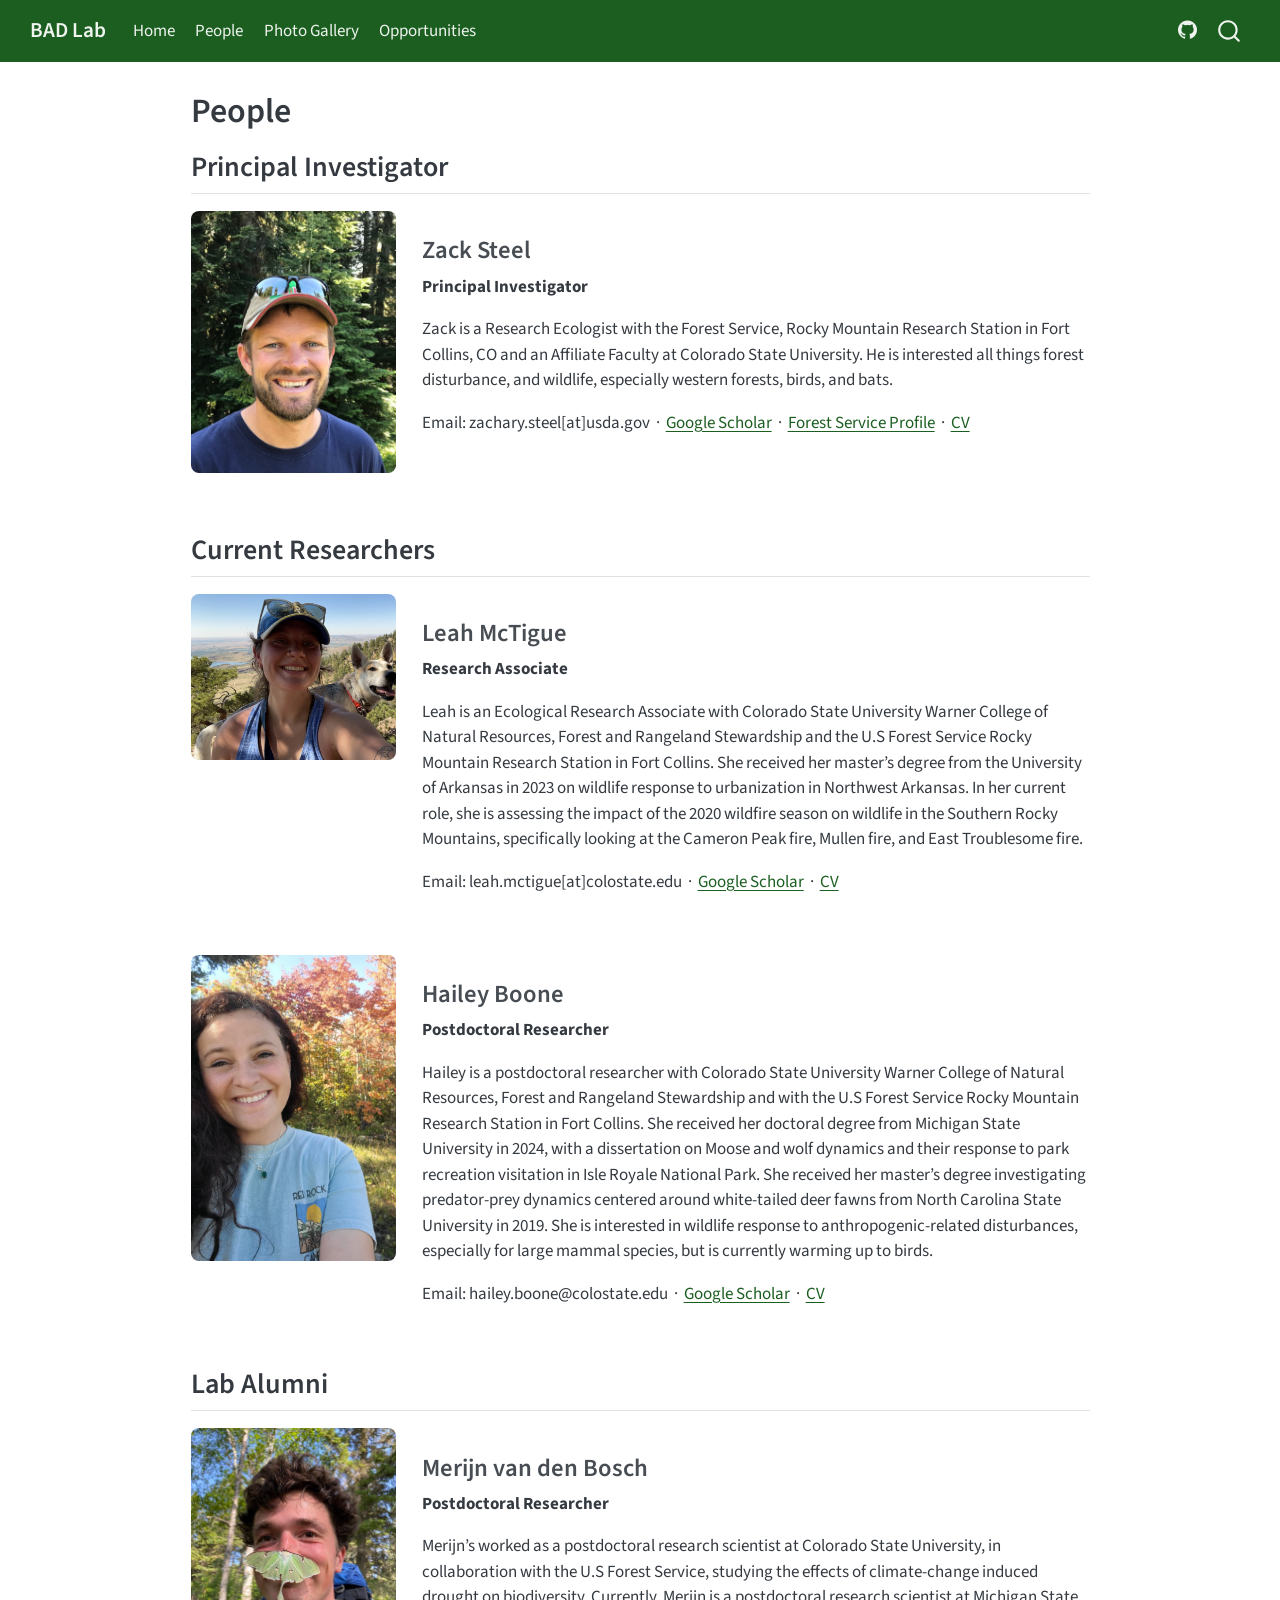
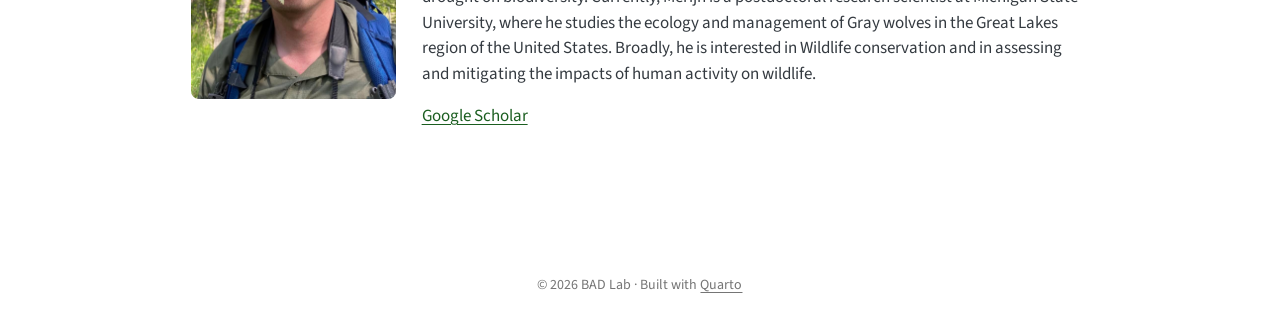
<file: people.html>
<!DOCTYPE html>
<html xmlns="http://www.w3.org/1999/xhtml" lang="en" xml:lang="en"><head>

<meta charset="utf-8">
<meta name="generator" content="quarto-1.10.20">

<meta name="viewport" content="width=device-width, initial-scale=1.0, user-scalable=yes">


<title>People – BAD Lab</title>
<style>
/* Default styles provided by pandoc.
** See https://pandoc.org/MANUAL.html#variables-for-html for config info.
*/
span.smallcaps{font-variant: small-caps;}
div.columns{display: flex; gap: 1.5em;}
div.column{flex: auto;}
@media screen {
div.columns{gap: min(4vw, 1.5em);}
div.column{overflow-x: auto;}
}
div.hanging-indent{margin-left: 1.5em; text-indent: -1.5em;}
ul.task-list{list-style: none;}
ul.task-list li input[type="checkbox"] {
  width: 0.8em;
  margin: 0 0.8em 0.2em -1em; /* quarto-specific, see https://github.com/quarto-dev/quarto-cli/issues/4556 */ 
  vertical-align: middle;
}
</style>


<script src="site_libs/quarto-nav/quarto-nav.js"></script>
<script src="site_libs/quarto-nav/headroom.min.js"></script>
<script src="site_libs/clipboard/clipboard.min.js"></script>
<script src="site_libs/quarto-search/autocomplete.umd.js"></script>
<script src="site_libs/quarto-search/fuse.min.js"></script>
<script src="site_libs/quarto-search/quarto-search.js"></script>
<meta name="quarto:offset" content="./">
<script src="site_libs/quarto-html/quarto.js" type="module"></script>
<script src="site_libs/quarto-html/tabsets/tabsets.js" type="module"></script>
<script src="site_libs/quarto-html/popper.min.js"></script>
<script src="site_libs/quarto-html/tippy.umd.min.js"></script>
<script src="site_libs/quarto-html/anchor.min.js"></script>
<link href="site_libs/quarto-html/tippy.css" rel="stylesheet">
<link href="site_libs/quarto-html/quarto-syntax-highlighting-17888a1159294d3eb470f19f6f52f5a5.css" rel="stylesheet" id="quarto-text-highlighting-styles">
<script src="site_libs/bootstrap/bootstrap.min.js"></script>
<link href="site_libs/bootstrap/bootstrap-icons.css" rel="stylesheet">
<link href="site_libs/bootstrap/bootstrap-cf3895344c008928cbd606fecc64aed8.min.css" rel="stylesheet" append-hash="true" id="quarto-bootstrap" data-mode="light">
<script id="quarto-search-options" type="application/json">{
  "location": "navbar",
  "copy-button": false,
  "collapse-after": 3,
  "panel-placement": "end",
  "type": "overlay",
  "limit": 50,
  "keyboard-shortcut": [
    "f",
    "/",
    "s"
  ],
  "show-item-context": false,
  "language": {
    "search-no-results-text": "No results",
    "search-matching-documents-text": "matching documents",
    "search-copy-link-title": "Copy link to search",
    "search-hide-matches-text": "Hide additional matches",
    "search-more-match-text": "more match in this document",
    "search-more-matches-text": "more matches in this document",
    "search-clear-button-title": "Clear",
    "search-text-placeholder": "",
    "search-detached-cancel-button-title": "Cancel",
    "search-submit-button-title": "Submit",
    "search-label": "Search"
  }
}</script>


<link rel="stylesheet" href="styles.css">
</head>

<body class="nav-fixed fullcontent quarto-light">

<div id="quarto-search-results"></div>
  <header id="quarto-header" class="headroom fixed-top">
    <nav class="navbar navbar-expand-lg " data-bs-theme="dark">
      <div class="navbar-container container-fluid">
      <div class="navbar-brand-container mx-auto">
    <a class="navbar-brand" href="./index.html">
    <span class="navbar-title">BAD Lab</span>
    </a>
  </div>
            <div id="quarto-search" class="" title="Search"></div>
          <button class="navbar-toggler" type="button" data-bs-toggle="collapse" data-bs-target="#navbarCollapse" aria-controls="navbarCollapse" role="menu" aria-expanded="false" aria-label="Toggle navigation" onclick="if (window.quartoToggleHeadroom) { window.quartoToggleHeadroom(); }">
  <span class="navbar-toggler-icon"></span>
</button>
          <div class="collapse navbar-collapse" id="navbarCollapse">
            <ul class="navbar-nav navbar-nav-scroll me-auto">
  <li class="nav-item">
    <a class="nav-link" href="./index.html"> 
<span class="menu-text">Home</span></a>
  </li>  
  <li class="nav-item">
    <a class="nav-link active" href="./people.html" aria-current="page"> 
<span class="menu-text">People</span></a>
  </li>  
  <li class="nav-item">
    <a class="nav-link" href="./photogallery.html"> 
<span class="menu-text">Photo Gallery</span></a>
  </li>  
  <li class="nav-item">
    <a class="nav-link" href="./contact.html"> 
<span class="menu-text">Opportunities</span></a>
  </li>  
</ul>
            <ul class="navbar-nav navbar-nav-scroll ms-auto">
  <li class="nav-item compact">
    <a class="nav-link" href="https://github.com/BAD-EcoLab"> <i class="bi bi-github" role="img" aria-label="GitHub organization">
</i> 
<span class="menu-text"></span></a>
  </li>  
</ul>
          </div> <!-- /navcollapse -->
            <div class="quarto-navbar-tools">
</div>
      </div> <!-- /container-fluid -->
    </nav>
</header>
<!-- content -->
<div id="quarto-content" class="quarto-container page-columns page-rows-contents page-layout-article page-navbar">
<!-- sidebar -->
<!-- margin-sidebar -->
    
<!-- main -->
<main class="content" id="quarto-document-content">

<header id="title-block-header" class="quarto-title-block default">
<div class="quarto-title">
<h1 class="title">People</h1>
</div>



<div class="quarto-title-meta">

    
  
    
  </div>
  


</header>


<section id="principal-investigator" class="level2">
<h2 class="anchored" data-anchor-id="principal-investigator">Principal Investigator</h2>
<div class="grid person">
<div class="g-col-12 g-col-md-3">
<p><img src="images/ZackHeadshot.jpeg" class="img-fluid" style="border-radius: 8px;"></p>
</div>
<section id="zack-steel" class="level3 g-col-12 g-col-md-9">
<h3 class="anchored" data-anchor-id="zack-steel">Zack Steel</h3>
<p><strong>Principal Investigator</strong></p>
<p>Zack is a Research Ecologist with the Forest Service, Rocky Mountain Research Station in Fort Collins, CO and an Affiliate Faculty at Colorado State University. He is interested all things forest disturbance, and wildlife, especially western forests, birds, and bats.</p>
<p>Email: zachary.steel[at]usda.gov &nbsp;·&nbsp; <!-- [Email](mailto:you@university.edu) &nbsp;·&nbsp; --> <a href="https://scholar.google.com/citations?user=HQaJ7J0AAAAJ&amp;hl=en&amp;oi=sra">Google Scholar</a> &nbsp;·&nbsp; <a href="https://research.fs.usda.gov/about/people/zachary.steel">Forest Service Profile</a> &nbsp;·&nbsp; <a href="cv/Steel-CV.pdf">CV</a></p>
</section>
</div>
</section>
<section id="current-researchers" class="level2">
<h2 class="anchored" data-anchor-id="current-researchers">Current Researchers</h2>
<div class="grid person">
<div class="g-col-12 g-col-md-3">
<p><img src="images/Leah.JPG" class="img-fluid" style="border-radius: 8px;"></p>
</div>
<section id="leah-mctigue" class="level3 g-col-12 g-col-md-9">
<h3 class="anchored" data-anchor-id="leah-mctigue">Leah McTigue</h3>
<p><strong>Research Associate</strong></p>
<p>Leah is an Ecological Research Associate with Colorado State University Warner College of Natural Resources, Forest and Rangeland Stewardship and the U.S Forest Service Rocky Mountain Research Station in Fort Collins. She received her master’s degree from the University of Arkansas in 2023 on wildlife response to urbanization in Northwest Arkansas. In her current role, she is assessing the impact of the 2020 wildfire season on wildlife in the Southern Rocky Mountains, specifically looking at the Cameron Peak fire, Mullen fire, and East Troublesome fire.</p>
<p>Email: leah.mctigue[at]colostate.edu &nbsp;·&nbsp; <a href="https://scholar.google.com/citations?user=O1BZJu4AAAAJ&amp;hl=ena">Google Scholar</a> &nbsp;·&nbsp; <a href="cv/McTigue CV.pdf">CV</a></p>
</section>
</div>
<div class="grid person">
<div class="g-col-12 g-col-md-3">
<p><img src="images/Hailey.jpg" class="img-fluid" style="border-radius: 8px;"></p>
</div>
<section id="hailey-boone" class="level3 g-col-12 g-col-md-9">
<h3 class="anchored" data-anchor-id="hailey-boone">Hailey Boone</h3>
<p><strong>Postdoctoral Researcher</strong></p>
<p>Hailey is a postdoctoral researcher with Colorado State University Warner College of Natural Resources, Forest and Rangeland Stewardship and with the U.S Forest Service Rocky Mountain Research Station in Fort Collins. She received her doctoral degree from Michigan State University in 2024, with a dissertation on Moose and wolf dynamics and their response to park recreation visitation in Isle Royale National Park. She received her master’s degree investigating predator-prey dynamics centered around white-tailed deer fawns from North Carolina State University in 2019. She is interested in wildlife response to anthropogenic-related disturbances, especially for large mammal species, but is currently warming up to birds.</p>
<p>Email: hailey.boone@colostate.edu &nbsp;·&nbsp; <a href="https://scholar.google.com/citations?hl=en&amp;user=T_Hc5g0AAAAJ">Google Scholar</a> &nbsp;·&nbsp; <a href="cv/Boone CV Jan 2025.docx">CV</a></p>
</section>
</div>
<!-- ::::: {.grid .person} -->
<!-- ::: {.g-col-12 .g-col-md-3} -->
<!-- ![](images/placeholder-headshot.png){.img-fluid style="border-radius: 8px;"} -->
<!-- ::: -->
<!-- ::: {.g-col-12 .g-col-md-9} -->
<!-- ### Ellie Bolas -->
<!-- **Postdoctoral Researcher** -->
<!-- \[A few sentences on their project or research interests.\] -->
<!-- ::: -->
<!-- ::::: -->
<!-- TEMPLATE: copy this whole block for each additional student, postdoc, or
     staff member. Keep the four ::: fences balanced — every ::: that opens a
     div needs its own closing :::, and the blank line before each closing
     ::: matters.

     Image paths are case-sensitive on the live site: images/Jane.JPG and
     images/Jane.jpg are different files there, even though they look the same
     on a Mac. Type the filename exactly as it appears in the images/ folder.

     The links line is optional. To link a CV, put the PDF in the cv/ folder
     (lowercase name, e.g. cv/jane-doe.pdf) and add [CV](cv/jane-doe.pdf).

::: {.grid .person}

::: {.g-col-12 .g-col-md-3}
![](images/placeholder-headshot.png){.img-fluid style="border-radius: 8px;"}
:::

::: {.g-col-12 .g-col-md-9}
### Full Name
**Position** (started YEAR)

[A few sentences on their project or research interests.]

Email: jane.doe\[at\]university.edu &nbsp;·&nbsp; [Google Scholar](https://scholar.google.com/) &nbsp;·&nbsp; [CV](cv/jane-doe.pdf)
:::

:::

-->
</section>
<section id="lab-alumni" class="level2">
<h2 class="anchored" data-anchor-id="lab-alumni">Lab Alumni</h2>
<div class="grid person">
<div class="g-col-12 g-col-md-3">
<p><img src="images/Merijn.jpg" class="img-fluid" style="border-radius: 8px;"></p>
</div>
<section id="merijn-van-den-bosch" class="level3 g-col-12 g-col-md-9">
<h3 class="anchored" data-anchor-id="merijn-van-den-bosch">Merijn van den Bosch</h3>
<p><strong>Postdoctoral Researcher</strong></p>
<p>Merijn’s worked as a postdoctoral research scientist at Colorado State University, in collaboration with the U.S Forest Service, studying the effects of climate-change induced drought on biodiversity. Currently, Merijn is a postdoctoral research scientist at Michigan State University, where he studies the ecology and management of Gray wolves in the Great Lakes region of the United States. Broadly, he is interested in Wildlife conservation and in assessing and mitigating the impacts of human activity on wildlife.</p>
<p><a href="https://scholar.google.com/citations?user=8hpW2gMAAAAJ&amp;hl=en&amp;oi=ao">Google Scholar</a></p>
</section>
</div>


</section>

</main> <!-- /main -->
<script id="quarto-html-after-body" type="application/javascript">
  window.document.addEventListener("DOMContentLoaded", function (event) {
    const icon = "";
    const anchorJS = new window.AnchorJS();
    anchorJS.options = {
      placement: 'right',
      icon: icon
    };
    anchorJS.add('.anchored');
    const isCodeAnnotation = (el) => {
      for (const clz of el.classList) {
        if (clz.startsWith('code-annotation-')) {                     
          return true;
        }
      }
      return false;
    }
    const onCopySuccess = function(e) {
      // button target
      const button = e.trigger;
      // don't keep focus
      button.blur();
      // flash "checked"
      button.classList.add('code-copy-button-checked');
      var currentTitle = button.getAttribute("title");
      button.setAttribute("title", "Copied!");
      let tooltip;
      if (window.bootstrap) {
        button.setAttribute("data-bs-toggle", "tooltip");
        button.setAttribute("data-bs-placement", "left");
        button.setAttribute("data-bs-title", "Copied!");
        tooltip = new bootstrap.Tooltip(button, 
          { trigger: "manual", 
            customClass: "code-copy-button-tooltip",
            offset: [0, -8]});
        tooltip.show();    
      }
      setTimeout(function() {
        if (tooltip) {
          tooltip.hide();
          button.removeAttribute("data-bs-title");
          button.removeAttribute("data-bs-toggle");
          button.removeAttribute("data-bs-placement");
        }
        button.setAttribute("title", currentTitle);
        button.classList.remove('code-copy-button-checked');
      }, 1000);
      // clear code selection
      e.clearSelection();
    }
    const getTextToCopy = function(trigger) {
      const outerScaffold = trigger.parentElement.cloneNode(true);
      const codeEl = outerScaffold.querySelector('code');
      for (const childEl of codeEl.children) {
        if (isCodeAnnotation(childEl)) {
          childEl.remove();
        }
      }
      return codeEl.innerText;
    }
    const clipboard = new window.ClipboardJS('.code-copy-button:not([data-in-quarto-modal])', {
      text: getTextToCopy
    });
    clipboard.on('success', onCopySuccess);
    if (window.document.getElementById('quarto-embedded-source-code-modal')) {
      const clipboardModal = new window.ClipboardJS('.code-copy-button[data-in-quarto-modal]', {
        text: getTextToCopy,
        container: window.document.getElementById('quarto-embedded-source-code-modal')
      });
      clipboardModal.on('success', onCopySuccess);
    }
      var localhostRegex = new RegExp(/^(?:http|https):\/\/localhost\:?[0-9]*\//);
      var mailtoRegex = new RegExp(/^mailto:/);
        var filterRegex = new RegExp("https:\/\/bad-ecolab\.github\.io");
      var isInternal = (href) => {
          return filterRegex.test(href) || localhostRegex.test(href) || mailtoRegex.test(href);
      }
      // Inspect non-navigation links and adorn them if external
     var links = window.document.querySelectorAll('a[href]:not(.nav-link):not(.navbar-brand):not(.toc-action):not(.sidebar-link):not(.sidebar-item-toggle):not(.pagination-link):not(.no-external):not([aria-hidden]):not(.dropdown-item):not(.quarto-navigation-tool):not(.about-link)');
      for (var i=0; i<links.length; i++) {
        const link = links[i];
        if (!isInternal(link.href)) {
          // undo the damage that might have been done by quarto-nav.js in the case of
          // links that we want to consider external
          if (link.dataset.originalHref !== undefined) {
            link.href = link.dataset.originalHref;
          }
        }
      }
    function tippyHover(el, contentFn, onTriggerFn, onUntriggerFn) {
      const config = {
        allowHTML: true,
        maxWidth: 500,
        delay: 100,
        arrow: false,
        appendTo: function(el) {
            return el.parentElement;
        },
        interactive: true,
        interactiveBorder: 10,
        theme: 'quarto',
        placement: 'bottom-start',
      };
      if (contentFn) {
        config.content = contentFn;
      }
      if (onTriggerFn) {
        config.onTrigger = onTriggerFn;
      }
      if (onUntriggerFn) {
        config.onUntrigger = onUntriggerFn;
      }
      window.tippy(el, config); 
    }
    const noterefs = window.document.querySelectorAll('a[role="doc-noteref"]');
    for (var i=0; i<noterefs.length; i++) {
      const ref = noterefs[i];
      tippyHover(ref, function() {
        // use id or data attribute instead here
        let href = ref.getAttribute('data-footnote-href') || ref.getAttribute('href');
        try { href = new URL(href).hash; } catch {}
        const id = href.replace(/^#\/?/, "");
        const note = window.document.getElementById(id);
        if (note) {
          return note.innerHTML;
        } else {
          return "";
        }
      });
    }
    const xrefs = window.document.querySelectorAll('a.quarto-xref');
    const processXRef = (id, note) => {
      // Strip column container classes
      const stripColumnClz = (el) => {
        el.classList.remove("page-full", "page-columns");
        if (el.children) {
          for (const child of el.children) {
            stripColumnClz(child);
          }
        }
      }
      stripColumnClz(note)
      if (id === null || id.startsWith('sec-')) {
        // Special case sections, only their first couple elements
        const container = document.createElement("div");
        if (note.children && note.children.length > 2) {
          container.appendChild(note.children[0].cloneNode(true));
          for (let i = 1; i < note.children.length; i++) {
            const child = note.children[i];
            if (child.tagName === "P" && child.innerText === "") {
              continue;
            } else {
              container.appendChild(child.cloneNode(true));
              break;
            }
          }
          if (window.Quarto?.typesetMath) {
            window.Quarto.typesetMath(container);
          }
          return container.innerHTML
        } else {
          if (window.Quarto?.typesetMath) {
            window.Quarto.typesetMath(note);
          }
          return note.innerHTML;
        }
      } else {
        // Remove any anchor links if they are present
        const anchorLink = note.querySelector('a.anchorjs-link');
        if (anchorLink) {
          anchorLink.remove();
        }
        if (window.Quarto?.typesetMath) {
          window.Quarto.typesetMath(note);
        }
        if (note.classList.contains("callout")) {
          return note.outerHTML;
        } else {
          return note.innerHTML;
        }
      }
    }
    for (var i=0; i<xrefs.length; i++) {
      const xref = xrefs[i];
      tippyHover(xref, undefined, function(instance) {
        instance.disable();
        let url = xref.getAttribute('href');
        let hash = undefined; 
        if (url.startsWith('#')) {
          hash = url;
        } else {
          try { hash = new URL(url).hash; } catch {}
        }
        if (hash) {
          const id = hash.replace(/^#\/?/, "");
          const note = window.document.getElementById(id);
          if (note !== null) {
            try {
              const html = processXRef(id, note.cloneNode(true));
              instance.setContent(html);
            } finally {
              instance.enable();
              instance.show();
            }
          } else {
            // See if we can fetch this
            fetch(url.split('#')[0])
            .then(res => res.text())
            .then(html => {
              const parser = new DOMParser();
              const htmlDoc = parser.parseFromString(html, "text/html");
              const note = htmlDoc.getElementById(id);
              if (note !== null) {
                const html = processXRef(id, note);
                instance.setContent(html);
              } 
            }).finally(() => {
              instance.enable();
              instance.show();
            });
          }
        } else {
          // See if we can fetch a full url (with no hash to target)
          // This is a special case and we should probably do some content thinning / targeting
          fetch(url)
          .then(res => res.text())
          .then(html => {
            const parser = new DOMParser();
            const htmlDoc = parser.parseFromString(html, "text/html");
            const note = htmlDoc.querySelector('main.content');
            if (note !== null) {
              // This should only happen for chapter cross references
              // (since there is no id in the URL)
              // remove the first header
              if (note.children.length > 0 && note.children[0].tagName === "HEADER") {
                note.children[0].remove();
              }
              const html = processXRef(null, note);
              instance.setContent(html);
            } 
          }).finally(() => {
            instance.enable();
            instance.show();
          });
        }
      }, function(instance) {
      });
    }
        let selectedAnnoteEl;
        const selectorForAnnotation = ( cell, annotation) => {
          let cellAttr = 'data-code-cell="' + cell + '"';
          let lineAttr = 'data-code-annotation="' +  annotation + '"';
          const selector = 'span[' + cellAttr + '][' + lineAttr + ']';
          return selector;
        }
        const selectCodeLines = (annoteEl) => {
          const doc = window.document;
          const targetCell = annoteEl.getAttribute("data-target-cell");
          const targetAnnotation = annoteEl.getAttribute("data-target-annotation");
          const annoteSpan = window.document.querySelector(selectorForAnnotation(targetCell, targetAnnotation));
          const lines = annoteSpan.getAttribute("data-code-lines").split(",");
          const lineIds = lines.map((line) => {
            return targetCell + "-" + line;
          })
          let top = null;
          let height = null;
          let parent = null;
          if (lineIds.length > 0) {
              //compute the position of the single el (top and bottom and make a div)
              const el = window.document.getElementById(lineIds[0]);
              top = el.offsetTop;
              height = el.offsetHeight;
              parent = el.parentElement.parentElement;
            if (lineIds.length > 1) {
              const lastEl = window.document.getElementById(lineIds[lineIds.length - 1]);
              const bottom = lastEl.offsetTop + lastEl.offsetHeight;
              height = bottom - top;
            }
            if (top !== null && height !== null && parent !== null) {
              // cook up a div (if necessary) and position it 
              let div = window.document.getElementById("code-annotation-line-highlight");
              if (div === null) {
                div = window.document.createElement("div");
                div.setAttribute("id", "code-annotation-line-highlight");
                div.style.position = 'absolute';
                parent.appendChild(div);
              }
              div.style.top = top - 2 + "px";
              div.style.height = height + 4 + "px";
              div.style.left = 0;
              let gutterDiv = window.document.getElementById("code-annotation-line-highlight-gutter");
              if (gutterDiv === null) {
                gutterDiv = window.document.createElement("div");
                gutterDiv.setAttribute("id", "code-annotation-line-highlight-gutter");
                gutterDiv.style.position = 'absolute';
                const codeCell = window.document.getElementById(targetCell);
                const gutter = codeCell.querySelector('.code-annotation-gutter');
                gutter.appendChild(gutterDiv);
              }
              gutterDiv.style.top = top - 2 + "px";
              gutterDiv.style.height = height + 4 + "px";
            }
            selectedAnnoteEl = annoteEl;
          }
        };
        const unselectCodeLines = () => {
          const elementsIds = ["code-annotation-line-highlight", "code-annotation-line-highlight-gutter"];
          elementsIds.forEach((elId) => {
            const div = window.document.getElementById(elId);
            if (div) {
              div.remove();
            }
          });
          selectedAnnoteEl = undefined;
        };
          // Handle positioning of the toggle
      window.addEventListener(
        "resize",
        throttle(() => {
          elRect = undefined;
          if (selectedAnnoteEl) {
            selectCodeLines(selectedAnnoteEl);
          }
        }, 10)
      );
      function throttle(fn, ms) {
      let throttle = false;
      let timer;
        return (...args) => {
          if(!throttle) { // first call gets through
              fn.apply(this, args);
              throttle = true;
          } else { // all the others get throttled
              if(timer) clearTimeout(timer); // cancel #2
              timer = setTimeout(() => {
                fn.apply(this, args);
                timer = throttle = false;
              }, ms);
          }
        };
      }
        // Attach click handler to the DT
        const annoteDls = window.document.querySelectorAll('dt[data-target-cell]');
        for (const annoteDlNode of annoteDls) {
          annoteDlNode.addEventListener('click', (event) => {
            const clickedEl = event.target;
            if (clickedEl !== selectedAnnoteEl) {
              unselectCodeLines();
              const activeEl = window.document.querySelector('dt[data-target-cell].code-annotation-active');
              if (activeEl) {
                activeEl.classList.remove('code-annotation-active');
              }
              selectCodeLines(clickedEl);
              clickedEl.classList.add('code-annotation-active');
            } else {
              // Unselect the line
              unselectCodeLines();
              clickedEl.classList.remove('code-annotation-active');
            }
          });
        }
    const findCites = (el) => {
      const parentEl = el.parentElement;
      if (parentEl) {
        const cites = parentEl.dataset.cites;
        if (cites) {
          return {
            el,
            cites: cites.split(' ')
          };
        } else {
          return findCites(el.parentElement)
        }
      } else {
        return undefined;
      }
    };
    var bibliorefs = window.document.querySelectorAll('a[role="doc-biblioref"]');
    for (var i=0; i<bibliorefs.length; i++) {
      const ref = bibliorefs[i];
      const citeInfo = findCites(ref);
      if (citeInfo) {
        tippyHover(citeInfo.el, function() {
          var popup = window.document.createElement('div');
          citeInfo.cites.forEach(function(cite) {
            var citeDiv = window.document.createElement('div');
            citeDiv.classList.add('hanging-indent');
            citeDiv.classList.add('csl-entry');
            var biblioDiv = window.document.getElementById('ref-' + cite);
            if (biblioDiv) {
              citeDiv.innerHTML = biblioDiv.innerHTML;
            }
            popup.appendChild(citeDiv);
          });
          return popup.innerHTML;
        });
      }
    }
  });
  </script>
</div> <!-- /content -->
<footer class="footer">
  <div class="nav-footer">
    <div class="nav-footer-left">
      &nbsp;
    </div>   
    <div class="nav-footer-center">
<p>© 2026 BAD Lab · Built with <a href="https://quarto.org">Quarto</a></p>
</div>
    <div class="nav-footer-right">
      &nbsp;
    </div>
  </div>
</footer>




</body></html>
</file>
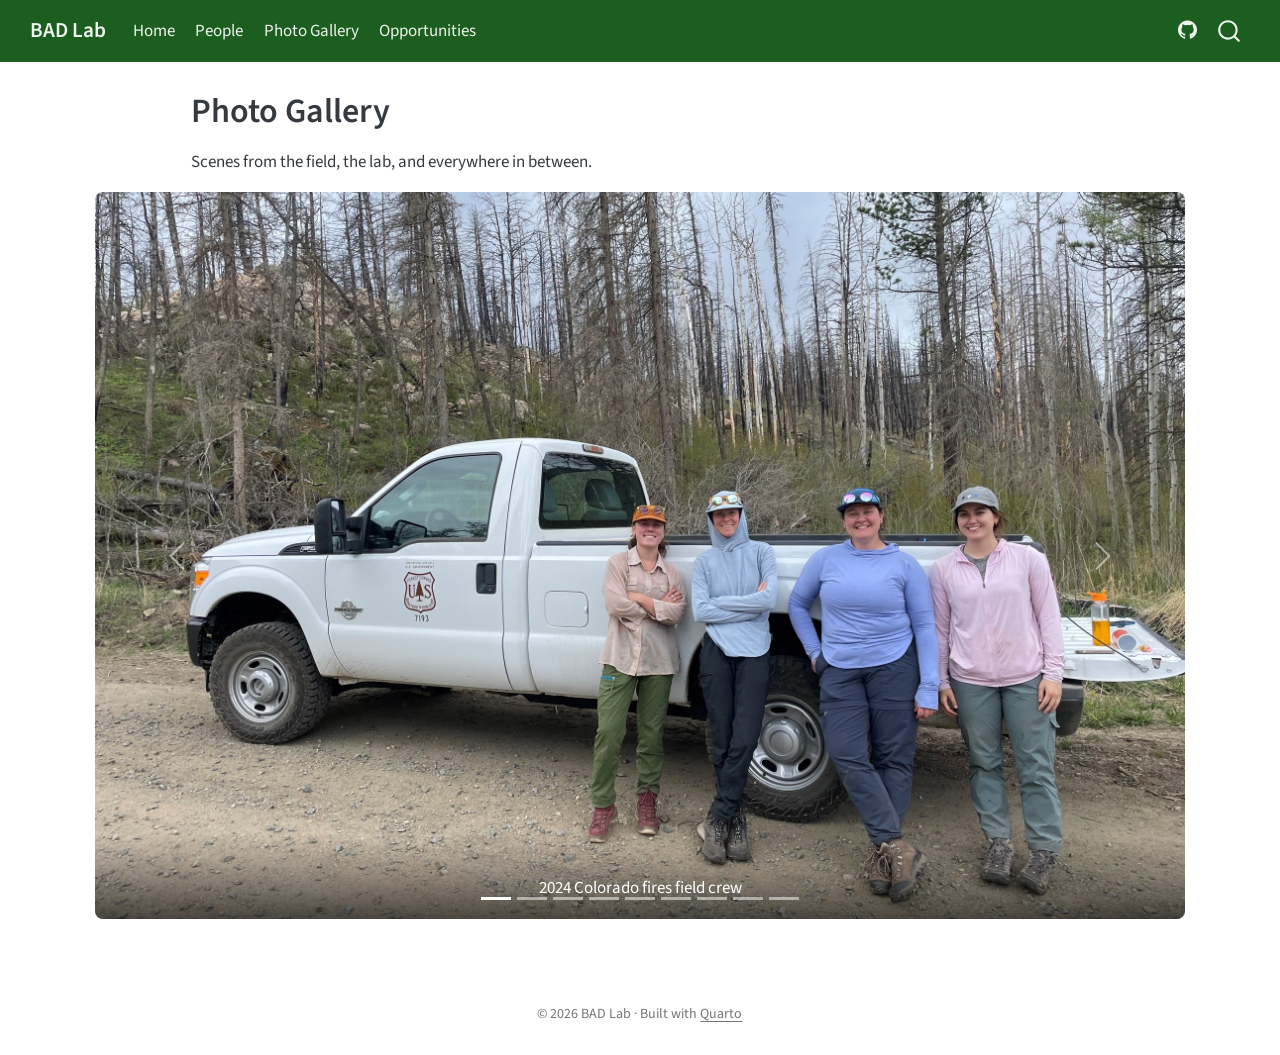
<file: photogallery.html>
<!DOCTYPE html>
<html xmlns="http://www.w3.org/1999/xhtml" lang="en" xml:lang="en"><head>

<meta charset="utf-8">
<meta name="generator" content="quarto-1.10.20">

<meta name="viewport" content="width=device-width, initial-scale=1.0, user-scalable=yes">


<title>Photo Gallery – BAD Lab</title>
<style>
/* Default styles provided by pandoc.
** See https://pandoc.org/MANUAL.html#variables-for-html for config info.
*/
span.smallcaps{font-variant: small-caps;}
div.columns{display: flex; gap: 1.5em;}
div.column{flex: auto;}
@media screen {
div.columns{gap: min(4vw, 1.5em);}
div.column{overflow-x: auto;}
}
div.hanging-indent{margin-left: 1.5em; text-indent: -1.5em;}
ul.task-list{list-style: none;}
ul.task-list li input[type="checkbox"] {
  width: 0.8em;
  margin: 0 0.8em 0.2em -1em; /* quarto-specific, see https://github.com/quarto-dev/quarto-cli/issues/4556 */ 
  vertical-align: middle;
}
</style>


<script src="site_libs/quarto-nav/quarto-nav.js"></script>
<script src="site_libs/quarto-nav/headroom.min.js"></script>
<script src="site_libs/clipboard/clipboard.min.js"></script>
<script src="site_libs/quarto-search/autocomplete.umd.js"></script>
<script src="site_libs/quarto-search/fuse.min.js"></script>
<script src="site_libs/quarto-search/quarto-search.js"></script>
<meta name="quarto:offset" content="./">
<script src="site_libs/quarto-html/quarto.js" type="module"></script>
<script src="site_libs/quarto-html/tabsets/tabsets.js" type="module"></script>
<script src="site_libs/quarto-html/popper.min.js"></script>
<script src="site_libs/quarto-html/tippy.umd.min.js"></script>
<script src="site_libs/quarto-html/anchor.min.js"></script>
<link href="site_libs/quarto-html/tippy.css" rel="stylesheet">
<link href="site_libs/quarto-html/quarto-syntax-highlighting-17888a1159294d3eb470f19f6f52f5a5.css" rel="stylesheet" id="quarto-text-highlighting-styles">
<script src="site_libs/bootstrap/bootstrap.min.js"></script>
<link href="site_libs/bootstrap/bootstrap-icons.css" rel="stylesheet">
<link href="site_libs/bootstrap/bootstrap-cf3895344c008928cbd606fecc64aed8.min.css" rel="stylesheet" append-hash="true" id="quarto-bootstrap" data-mode="light">
<script id="quarto-search-options" type="application/json">{
  "location": "navbar",
  "copy-button": false,
  "collapse-after": 3,
  "panel-placement": "end",
  "type": "overlay",
  "limit": 50,
  "keyboard-shortcut": [
    "f",
    "/",
    "s"
  ],
  "show-item-context": false,
  "language": {
    "search-no-results-text": "No results",
    "search-matching-documents-text": "matching documents",
    "search-copy-link-title": "Copy link to search",
    "search-hide-matches-text": "Hide additional matches",
    "search-more-match-text": "more match in this document",
    "search-more-matches-text": "more matches in this document",
    "search-clear-button-title": "Clear",
    "search-text-placeholder": "",
    "search-detached-cancel-button-title": "Cancel",
    "search-submit-button-title": "Submit",
    "search-label": "Search"
  }
}</script>


<link rel="stylesheet" href="styles.css">
</head>

<body class="nav-fixed fullcontent quarto-light">

<div id="quarto-search-results"></div>
  <header id="quarto-header" class="headroom fixed-top">
    <nav class="navbar navbar-expand-lg " data-bs-theme="dark">
      <div class="navbar-container container-fluid">
      <div class="navbar-brand-container mx-auto">
    <a class="navbar-brand" href="./index.html">
    <span class="navbar-title">BAD Lab</span>
    </a>
  </div>
            <div id="quarto-search" class="" title="Search"></div>
          <button class="navbar-toggler" type="button" data-bs-toggle="collapse" data-bs-target="#navbarCollapse" aria-controls="navbarCollapse" role="menu" aria-expanded="false" aria-label="Toggle navigation" onclick="if (window.quartoToggleHeadroom) { window.quartoToggleHeadroom(); }">
  <span class="navbar-toggler-icon"></span>
</button>
          <div class="collapse navbar-collapse" id="navbarCollapse">
            <ul class="navbar-nav navbar-nav-scroll me-auto">
  <li class="nav-item">
    <a class="nav-link" href="./index.html"> 
<span class="menu-text">Home</span></a>
  </li>  
  <li class="nav-item">
    <a class="nav-link" href="./people.html"> 
<span class="menu-text">People</span></a>
  </li>  
  <li class="nav-item">
    <a class="nav-link active" href="./photogallery.html" aria-current="page"> 
<span class="menu-text">Photo Gallery</span></a>
  </li>  
  <li class="nav-item">
    <a class="nav-link" href="./contact.html"> 
<span class="menu-text">Opportunities</span></a>
  </li>  
</ul>
            <ul class="navbar-nav navbar-nav-scroll ms-auto">
  <li class="nav-item compact">
    <a class="nav-link" href="https://github.com/BAD-EcoLab"> <i class="bi bi-github" role="img" aria-label="GitHub organization">
</i> 
<span class="menu-text"></span></a>
  </li>  
</ul>
          </div> <!-- /navcollapse -->
            <div class="quarto-navbar-tools">
</div>
      </div> <!-- /container-fluid -->
    </nav>
</header>
<!-- content -->
<div id="quarto-content" class="quarto-container page-columns page-rows-contents page-layout-article page-navbar">
<!-- sidebar -->
<!-- margin-sidebar -->
    
<!-- main -->
<main class="content page-columns page-full" id="quarto-document-content">

<header id="title-block-header" class="quarto-title-block default">
<div class="quarto-title">
<h1 class="title">Photo Gallery</h1>
</div>



<div class="quarto-title-meta">

    
  
    
  </div>
  


</header>


<p>Scenes from the field, the lab, and everywhere in between.</p>
<!-- ===================================================================
     The slideshow below is built automatically from every image in
     images/slideshow/ — to add a photo, drop the file in that folder and
     push. Nothing on this page needs editing.

     To caption a photo, add a line under slideshow-captions above using
     the exact filename.

     The running order is shuffled fresh on every page load.
     =================================================================== -->
<div class="column-page">
<div id="lab-gallery" class="carousel slide" data-bs-ride="carousel" data-bs-interval="6000">
<div class="carousel-indicators">
<button type="button" data-bs-target="#lab-gallery" data-bs-slide-to="0" class="active" aria-current="true" aria-label="Slide 1"></button>
<button type="button" data-bs-target="#lab-gallery" data-bs-slide-to="1" aria-label="Slide 2"></button>
<button type="button" data-bs-target="#lab-gallery" data-bs-slide-to="2" aria-label="Slide 3"></button>
<button type="button" data-bs-target="#lab-gallery" data-bs-slide-to="3" aria-label="Slide 4"></button>
<button type="button" data-bs-target="#lab-gallery" data-bs-slide-to="4" aria-label="Slide 5"></button>
<button type="button" data-bs-target="#lab-gallery" data-bs-slide-to="5" aria-label="Slide 6"></button>
<button type="button" data-bs-target="#lab-gallery" data-bs-slide-to="6" aria-label="Slide 7"></button>
<button type="button" data-bs-target="#lab-gallery" data-bs-slide-to="7" aria-label="Slide 8"></button>
<button type="button" data-bs-target="#lab-gallery" data-bs-slide-to="8" aria-label="Slide 9"></button>
</div>
<div class="carousel-inner">
<div class="carousel-item active">
<img src="images/slideshow/Bear_20260809.jpg" class="d-block w-100" loading="lazy" decoding="async" alt="BAD Lab photo">
</div>
<div class="carousel-item">
<img src="images/slideshow/CFSC_ASCC_camp2.jpg" class="d-block w-100" loading="lazy" decoding="async" alt="BAD Lab photo">
</div>
<div class="carousel-item">
<img src="images/slideshow/Crew2024.jpg" class="d-block w-100" loading="lazy" decoding="async" alt="2024 Colorado fires field crew">
<div class="carousel-caption"><p>2024 Colorado fires field crew</p></div>
</div>
<div class="carousel-item">
<img src="images/slideshow/HS_Crew24.jpg" class="d-block w-100" loading="lazy" decoding="async" alt="BAD Lab photo">
</div>
<div class="carousel-item">
<img src="images/slideshow/ICB_Variability.jpg" class="d-block w-100" loading="lazy" decoding="async" alt="A pyrodiverse landscape in Illilouette Creek Basin, Yosemite National Park">
<div class="carousel-caption"><p>A pyrodiverse landscape in Illilouette Creek Basin, Yosemite National Park</p></div>
</div>
<div class="carousel-item">
<img src="images/slideshow/IMG_0048.JPG" class="d-block w-100" loading="lazy" decoding="async" alt="BAD Lab photo">
</div>
<div class="carousel-item">
<img src="images/slideshow/IMG_0106.JPG" class="d-block w-100" loading="lazy" decoding="async" alt="BAD Lab photo">
</div>
<div class="carousel-item">
<img src="images/slideshow/IMG_0201.JPG" class="d-block w-100" loading="lazy" decoding="async" alt="BAD Lab photo">
</div>
<div class="carousel-item">
<img src="images/slideshow/Leo.jpg" class="d-block w-100" loading="lazy" decoding="async" alt="BAD Lab photo">
</div>
</div>
<button class="carousel-control-prev" type="button" data-bs-target="#lab-gallery" data-bs-slide="prev">
<span class="carousel-control-prev-icon" aria-hidden="true"></span>
<span class="visually-hidden">Previous</span></button>
<button class="carousel-control-next" type="button" data-bs-target="#lab-gallery" data-bs-slide="next">
<span class="carousel-control-next-icon" aria-hidden="true"></span>
<span class="visually-hidden">Next</span></button>
</div>
<script>
(function () {
  var inner = document.querySelector("#lab-gallery .carousel-inner");
  if (!inner) return;
  var items = Array.prototype.slice.call(inner.querySelectorAll(".carousel-item"));
  if (items.length < 2) return;
  for (var i = items.length - 1; i > 0; i--) {
    var j = Math.floor(Math.random() * (i + 1));
    var t = items[i]; items[i] = items[j]; items[j] = t;
  }
  items.forEach(function (el) { el.classList.remove("active"); inner.appendChild(el); });
  items[0].classList.add("active");
})();
</script>
</div>



</main> <!-- /main -->
<script id="quarto-html-after-body" type="application/javascript">
  window.document.addEventListener("DOMContentLoaded", function (event) {
    const icon = "";
    const anchorJS = new window.AnchorJS();
    anchorJS.options = {
      placement: 'right',
      icon: icon
    };
    anchorJS.add('.anchored');
    const isCodeAnnotation = (el) => {
      for (const clz of el.classList) {
        if (clz.startsWith('code-annotation-')) {                     
          return true;
        }
      }
      return false;
    }
    const onCopySuccess = function(e) {
      // button target
      const button = e.trigger;
      // don't keep focus
      button.blur();
      // flash "checked"
      button.classList.add('code-copy-button-checked');
      var currentTitle = button.getAttribute("title");
      button.setAttribute("title", "Copied!");
      let tooltip;
      if (window.bootstrap) {
        button.setAttribute("data-bs-toggle", "tooltip");
        button.setAttribute("data-bs-placement", "left");
        button.setAttribute("data-bs-title", "Copied!");
        tooltip = new bootstrap.Tooltip(button, 
          { trigger: "manual", 
            customClass: "code-copy-button-tooltip",
            offset: [0, -8]});
        tooltip.show();    
      }
      setTimeout(function() {
        if (tooltip) {
          tooltip.hide();
          button.removeAttribute("data-bs-title");
          button.removeAttribute("data-bs-toggle");
          button.removeAttribute("data-bs-placement");
        }
        button.setAttribute("title", currentTitle);
        button.classList.remove('code-copy-button-checked');
      }, 1000);
      // clear code selection
      e.clearSelection();
    }
    const getTextToCopy = function(trigger) {
      const outerScaffold = trigger.parentElement.cloneNode(true);
      const codeEl = outerScaffold.querySelector('code');
      for (const childEl of codeEl.children) {
        if (isCodeAnnotation(childEl)) {
          childEl.remove();
        }
      }
      return codeEl.innerText;
    }
    const clipboard = new window.ClipboardJS('.code-copy-button:not([data-in-quarto-modal])', {
      text: getTextToCopy
    });
    clipboard.on('success', onCopySuccess);
    if (window.document.getElementById('quarto-embedded-source-code-modal')) {
      const clipboardModal = new window.ClipboardJS('.code-copy-button[data-in-quarto-modal]', {
        text: getTextToCopy,
        container: window.document.getElementById('quarto-embedded-source-code-modal')
      });
      clipboardModal.on('success', onCopySuccess);
    }
      var localhostRegex = new RegExp(/^(?:http|https):\/\/localhost\:?[0-9]*\//);
      var mailtoRegex = new RegExp(/^mailto:/);
        var filterRegex = new RegExp("https:\/\/bad-ecolab\.github\.io");
      var isInternal = (href) => {
          return filterRegex.test(href) || localhostRegex.test(href) || mailtoRegex.test(href);
      }
      // Inspect non-navigation links and adorn them if external
     var links = window.document.querySelectorAll('a[href]:not(.nav-link):not(.navbar-brand):not(.toc-action):not(.sidebar-link):not(.sidebar-item-toggle):not(.pagination-link):not(.no-external):not([aria-hidden]):not(.dropdown-item):not(.quarto-navigation-tool):not(.about-link)');
      for (var i=0; i<links.length; i++) {
        const link = links[i];
        if (!isInternal(link.href)) {
          // undo the damage that might have been done by quarto-nav.js in the case of
          // links that we want to consider external
          if (link.dataset.originalHref !== undefined) {
            link.href = link.dataset.originalHref;
          }
        }
      }
    function tippyHover(el, contentFn, onTriggerFn, onUntriggerFn) {
      const config = {
        allowHTML: true,
        maxWidth: 500,
        delay: 100,
        arrow: false,
        appendTo: function(el) {
            return el.parentElement;
        },
        interactive: true,
        interactiveBorder: 10,
        theme: 'quarto',
        placement: 'bottom-start',
      };
      if (contentFn) {
        config.content = contentFn;
      }
      if (onTriggerFn) {
        config.onTrigger = onTriggerFn;
      }
      if (onUntriggerFn) {
        config.onUntrigger = onUntriggerFn;
      }
      window.tippy(el, config); 
    }
    const noterefs = window.document.querySelectorAll('a[role="doc-noteref"]');
    for (var i=0; i<noterefs.length; i++) {
      const ref = noterefs[i];
      tippyHover(ref, function() {
        // use id or data attribute instead here
        let href = ref.getAttribute('data-footnote-href') || ref.getAttribute('href');
        try { href = new URL(href).hash; } catch {}
        const id = href.replace(/^#\/?/, "");
        const note = window.document.getElementById(id);
        if (note) {
          return note.innerHTML;
        } else {
          return "";
        }
      });
    }
    const xrefs = window.document.querySelectorAll('a.quarto-xref');
    const processXRef = (id, note) => {
      // Strip column container classes
      const stripColumnClz = (el) => {
        el.classList.remove("page-full", "page-columns");
        if (el.children) {
          for (const child of el.children) {
            stripColumnClz(child);
          }
        }
      }
      stripColumnClz(note)
      if (id === null || id.startsWith('sec-')) {
        // Special case sections, only their first couple elements
        const container = document.createElement("div");
        if (note.children && note.children.length > 2) {
          container.appendChild(note.children[0].cloneNode(true));
          for (let i = 1; i < note.children.length; i++) {
            const child = note.children[i];
            if (child.tagName === "P" && child.innerText === "") {
              continue;
            } else {
              container.appendChild(child.cloneNode(true));
              break;
            }
          }
          if (window.Quarto?.typesetMath) {
            window.Quarto.typesetMath(container);
          }
          return container.innerHTML
        } else {
          if (window.Quarto?.typesetMath) {
            window.Quarto.typesetMath(note);
          }
          return note.innerHTML;
        }
      } else {
        // Remove any anchor links if they are present
        const anchorLink = note.querySelector('a.anchorjs-link');
        if (anchorLink) {
          anchorLink.remove();
        }
        if (window.Quarto?.typesetMath) {
          window.Quarto.typesetMath(note);
        }
        if (note.classList.contains("callout")) {
          return note.outerHTML;
        } else {
          return note.innerHTML;
        }
      }
    }
    for (var i=0; i<xrefs.length; i++) {
      const xref = xrefs[i];
      tippyHover(xref, undefined, function(instance) {
        instance.disable();
        let url = xref.getAttribute('href');
        let hash = undefined; 
        if (url.startsWith('#')) {
          hash = url;
        } else {
          try { hash = new URL(url).hash; } catch {}
        }
        if (hash) {
          const id = hash.replace(/^#\/?/, "");
          const note = window.document.getElementById(id);
          if (note !== null) {
            try {
              const html = processXRef(id, note.cloneNode(true));
              instance.setContent(html);
            } finally {
              instance.enable();
              instance.show();
            }
          } else {
            // See if we can fetch this
            fetch(url.split('#')[0])
            .then(res => res.text())
            .then(html => {
              const parser = new DOMParser();
              const htmlDoc = parser.parseFromString(html, "text/html");
              const note = htmlDoc.getElementById(id);
              if (note !== null) {
                const html = processXRef(id, note);
                instance.setContent(html);
              } 
            }).finally(() => {
              instance.enable();
              instance.show();
            });
          }
        } else {
          // See if we can fetch a full url (with no hash to target)
          // This is a special case and we should probably do some content thinning / targeting
          fetch(url)
          .then(res => res.text())
          .then(html => {
            const parser = new DOMParser();
            const htmlDoc = parser.parseFromString(html, "text/html");
            const note = htmlDoc.querySelector('main.content');
            if (note !== null) {
              // This should only happen for chapter cross references
              // (since there is no id in the URL)
              // remove the first header
              if (note.children.length > 0 && note.children[0].tagName === "HEADER") {
                note.children[0].remove();
              }
              const html = processXRef(null, note);
              instance.setContent(html);
            } 
          }).finally(() => {
            instance.enable();
            instance.show();
          });
        }
      }, function(instance) {
      });
    }
        let selectedAnnoteEl;
        const selectorForAnnotation = ( cell, annotation) => {
          let cellAttr = 'data-code-cell="' + cell + '"';
          let lineAttr = 'data-code-annotation="' +  annotation + '"';
          const selector = 'span[' + cellAttr + '][' + lineAttr + ']';
          return selector;
        }
        const selectCodeLines = (annoteEl) => {
          const doc = window.document;
          const targetCell = annoteEl.getAttribute("data-target-cell");
          const targetAnnotation = annoteEl.getAttribute("data-target-annotation");
          const annoteSpan = window.document.querySelector(selectorForAnnotation(targetCell, targetAnnotation));
          const lines = annoteSpan.getAttribute("data-code-lines").split(",");
          const lineIds = lines.map((line) => {
            return targetCell + "-" + line;
          })
          let top = null;
          let height = null;
          let parent = null;
          if (lineIds.length > 0) {
              //compute the position of the single el (top and bottom and make a div)
              const el = window.document.getElementById(lineIds[0]);
              top = el.offsetTop;
              height = el.offsetHeight;
              parent = el.parentElement.parentElement;
            if (lineIds.length > 1) {
              const lastEl = window.document.getElementById(lineIds[lineIds.length - 1]);
              const bottom = lastEl.offsetTop + lastEl.offsetHeight;
              height = bottom - top;
            }
            if (top !== null && height !== null && parent !== null) {
              // cook up a div (if necessary) and position it 
              let div = window.document.getElementById("code-annotation-line-highlight");
              if (div === null) {
                div = window.document.createElement("div");
                div.setAttribute("id", "code-annotation-line-highlight");
                div.style.position = 'absolute';
                parent.appendChild(div);
              }
              div.style.top = top - 2 + "px";
              div.style.height = height + 4 + "px";
              div.style.left = 0;
              let gutterDiv = window.document.getElementById("code-annotation-line-highlight-gutter");
              if (gutterDiv === null) {
                gutterDiv = window.document.createElement("div");
                gutterDiv.setAttribute("id", "code-annotation-line-highlight-gutter");
                gutterDiv.style.position = 'absolute';
                const codeCell = window.document.getElementById(targetCell);
                const gutter = codeCell.querySelector('.code-annotation-gutter');
                gutter.appendChild(gutterDiv);
              }
              gutterDiv.style.top = top - 2 + "px";
              gutterDiv.style.height = height + 4 + "px";
            }
            selectedAnnoteEl = annoteEl;
          }
        };
        const unselectCodeLines = () => {
          const elementsIds = ["code-annotation-line-highlight", "code-annotation-line-highlight-gutter"];
          elementsIds.forEach((elId) => {
            const div = window.document.getElementById(elId);
            if (div) {
              div.remove();
            }
          });
          selectedAnnoteEl = undefined;
        };
          // Handle positioning of the toggle
      window.addEventListener(
        "resize",
        throttle(() => {
          elRect = undefined;
          if (selectedAnnoteEl) {
            selectCodeLines(selectedAnnoteEl);
          }
        }, 10)
      );
      function throttle(fn, ms) {
      let throttle = false;
      let timer;
        return (...args) => {
          if(!throttle) { // first call gets through
              fn.apply(this, args);
              throttle = true;
          } else { // all the others get throttled
              if(timer) clearTimeout(timer); // cancel #2
              timer = setTimeout(() => {
                fn.apply(this, args);
                timer = throttle = false;
              }, ms);
          }
        };
      }
        // Attach click handler to the DT
        const annoteDls = window.document.querySelectorAll('dt[data-target-cell]');
        for (const annoteDlNode of annoteDls) {
          annoteDlNode.addEventListener('click', (event) => {
            const clickedEl = event.target;
            if (clickedEl !== selectedAnnoteEl) {
              unselectCodeLines();
              const activeEl = window.document.querySelector('dt[data-target-cell].code-annotation-active');
              if (activeEl) {
                activeEl.classList.remove('code-annotation-active');
              }
              selectCodeLines(clickedEl);
              clickedEl.classList.add('code-annotation-active');
            } else {
              // Unselect the line
              unselectCodeLines();
              clickedEl.classList.remove('code-annotation-active');
            }
          });
        }
    const findCites = (el) => {
      const parentEl = el.parentElement;
      if (parentEl) {
        const cites = parentEl.dataset.cites;
        if (cites) {
          return {
            el,
            cites: cites.split(' ')
          };
        } else {
          return findCites(el.parentElement)
        }
      } else {
        return undefined;
      }
    };
    var bibliorefs = window.document.querySelectorAll('a[role="doc-biblioref"]');
    for (var i=0; i<bibliorefs.length; i++) {
      const ref = bibliorefs[i];
      const citeInfo = findCites(ref);
      if (citeInfo) {
        tippyHover(citeInfo.el, function() {
          var popup = window.document.createElement('div');
          citeInfo.cites.forEach(function(cite) {
            var citeDiv = window.document.createElement('div');
            citeDiv.classList.add('hanging-indent');
            citeDiv.classList.add('csl-entry');
            var biblioDiv = window.document.getElementById('ref-' + cite);
            if (biblioDiv) {
              citeDiv.innerHTML = biblioDiv.innerHTML;
            }
            popup.appendChild(citeDiv);
          });
          return popup.innerHTML;
        });
      }
    }
  });
  </script>
</div> <!-- /content -->
<footer class="footer">
  <div class="nav-footer">
    <div class="nav-footer-left">
      &nbsp;
    </div>   
    <div class="nav-footer-center">
<p>© 2026 BAD Lab · Built with <a href="https://quarto.org">Quarto</a></p>
</div>
    <div class="nav-footer-right">
      &nbsp;
    </div>
  </div>
</footer>




</body></html>
</file>
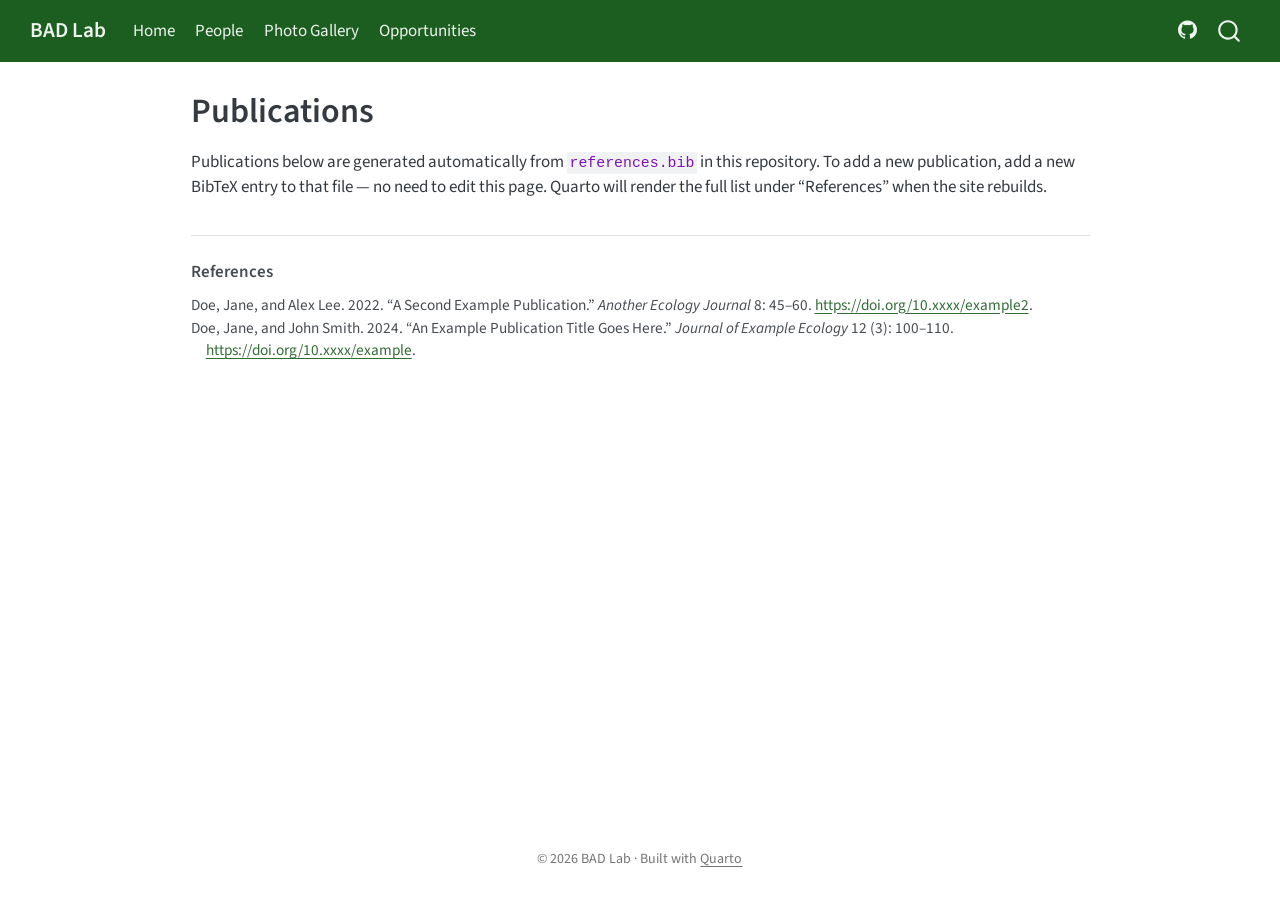
<file: publications.html>
<!DOCTYPE html>
<html xmlns="http://www.w3.org/1999/xhtml" lang="en" xml:lang="en"><head>

<meta charset="utf-8">
<meta name="generator" content="quarto-1.10.20">

<meta name="viewport" content="width=device-width, initial-scale=1.0, user-scalable=yes">


<title>Publications – BAD Lab</title>
<style>
/* Default styles provided by pandoc.
** See https://pandoc.org/MANUAL.html#variables-for-html for config info.
*/
span.smallcaps{font-variant: small-caps;}
div.columns{display: flex; gap: 1.5em;}
div.column{flex: auto;}
@media screen {
div.columns{gap: min(4vw, 1.5em);}
div.column{overflow-x: auto;}
}
div.hanging-indent{margin-left: 1.5em; text-indent: -1.5em;}
ul.task-list{list-style: none;}
ul.task-list li input[type="checkbox"] {
  width: 0.8em;
  margin: 0 0.8em 0.2em -1em; /* quarto-specific, see https://github.com/quarto-dev/quarto-cli/issues/4556 */ 
  vertical-align: middle;
}
/* CSS for citations */
div.csl-bib-body { }
div.csl-entry {
  clear: both;
}
.hanging-indent div.csl-entry {
  margin-left:2em;
  text-indent:-2em;
}
div.csl-left-margin {
  min-width:2em;
  float:left;
}
div.csl-right-inline {
  margin-left:2em;
  padding-left:1em;
}
div.csl-indent {
  margin-left: 2em;
}</style>


<script src="site_libs/quarto-nav/quarto-nav.js"></script>
<script src="site_libs/quarto-nav/headroom.min.js"></script>
<script src="site_libs/clipboard/clipboard.min.js"></script>
<script src="site_libs/quarto-search/autocomplete.umd.js"></script>
<script src="site_libs/quarto-search/fuse.min.js"></script>
<script src="site_libs/quarto-search/quarto-search.js"></script>
<meta name="quarto:offset" content="./">
<script src="site_libs/quarto-html/quarto.js" type="module"></script>
<script src="site_libs/quarto-html/tabsets/tabsets.js" type="module"></script>
<script src="site_libs/quarto-html/popper.min.js"></script>
<script src="site_libs/quarto-html/tippy.umd.min.js"></script>
<script src="site_libs/quarto-html/anchor.min.js"></script>
<link href="site_libs/quarto-html/tippy.css" rel="stylesheet">
<link href="site_libs/quarto-html/quarto-syntax-highlighting-17888a1159294d3eb470f19f6f52f5a5.css" rel="stylesheet" id="quarto-text-highlighting-styles">
<script src="site_libs/bootstrap/bootstrap.min.js"></script>
<link href="site_libs/bootstrap/bootstrap-icons.css" rel="stylesheet">
<link href="site_libs/bootstrap/bootstrap-cf3895344c008928cbd606fecc64aed8.min.css" rel="stylesheet" append-hash="true" id="quarto-bootstrap" data-mode="light">
<script id="quarto-search-options" type="application/json">{
  "location": "navbar",
  "copy-button": false,
  "collapse-after": 3,
  "panel-placement": "end",
  "type": "overlay",
  "limit": 50,
  "keyboard-shortcut": [
    "f",
    "/",
    "s"
  ],
  "show-item-context": false,
  "language": {
    "search-no-results-text": "No results",
    "search-matching-documents-text": "matching documents",
    "search-copy-link-title": "Copy link to search",
    "search-hide-matches-text": "Hide additional matches",
    "search-more-match-text": "more match in this document",
    "search-more-matches-text": "more matches in this document",
    "search-clear-button-title": "Clear",
    "search-text-placeholder": "",
    "search-detached-cancel-button-title": "Cancel",
    "search-submit-button-title": "Submit",
    "search-label": "Search"
  }
}</script>


<link rel="stylesheet" href="styles.css">
</head>

<body class="nav-fixed fullcontent quarto-light">

<div id="quarto-search-results"></div>
  <header id="quarto-header" class="headroom fixed-top">
    <nav class="navbar navbar-expand-lg " data-bs-theme="dark">
      <div class="navbar-container container-fluid">
      <div class="navbar-brand-container mx-auto">
    <a class="navbar-brand" href="./index.html">
    <span class="navbar-title">BAD Lab</span>
    </a>
  </div>
            <div id="quarto-search" class="" title="Search"></div>
          <button class="navbar-toggler" type="button" data-bs-toggle="collapse" data-bs-target="#navbarCollapse" aria-controls="navbarCollapse" role="menu" aria-expanded="false" aria-label="Toggle navigation" onclick="if (window.quartoToggleHeadroom) { window.quartoToggleHeadroom(); }">
  <span class="navbar-toggler-icon"></span>
</button>
          <div class="collapse navbar-collapse" id="navbarCollapse">
            <ul class="navbar-nav navbar-nav-scroll me-auto">
  <li class="nav-item">
    <a class="nav-link" href="./index.html"> 
<span class="menu-text">Home</span></a>
  </li>  
  <li class="nav-item">
    <a class="nav-link" href="./people.html"> 
<span class="menu-text">People</span></a>
  </li>  
  <li class="nav-item">
    <a class="nav-link" href="./photogallery.html"> 
<span class="menu-text">Photo Gallery</span></a>
  </li>  
  <li class="nav-item">
    <a class="nav-link" href="./contact.html"> 
<span class="menu-text">Opportunities</span></a>
  </li>  
</ul>
            <ul class="navbar-nav navbar-nav-scroll ms-auto">
  <li class="nav-item compact">
    <a class="nav-link" href="https://github.com/BAD-EcoLab"> <i class="bi bi-github" role="img" aria-label="GitHub organization">
</i> 
<span class="menu-text"></span></a>
  </li>  
</ul>
          </div> <!-- /navcollapse -->
            <div class="quarto-navbar-tools">
</div>
      </div> <!-- /container-fluid -->
    </nav>
</header>
<!-- content -->
<div id="quarto-content" class="quarto-container page-columns page-rows-contents page-layout-article page-navbar">
<!-- sidebar -->
<!-- margin-sidebar -->
    
<!-- main -->
<main class="content" id="quarto-document-content">

<header id="title-block-header" class="quarto-title-block default">
<div class="quarto-title">
<h1 class="title">Publications</h1>
</div>



<div class="quarto-title-meta">

    
  
    
  </div>
  


</header>


<p>Publications below are generated automatically from <code>references.bib</code> in this repository. To add a new publication, add a new BibTeX entry to that file — no need to edit this page. Quarto will render the full list under “References” when the site rebuilds.</p>




<div id="quarto-appendix" class="default"><section class="quarto-appendix-contents" role="doc-bibliography" id="quarto-bibliography"><h2 class="anchored quarto-appendix-heading">References</h2><div id="refs" class="references csl-bib-body hanging-indent" role="list">
<div id="ref-example2022" class="csl-entry" role="listitem">
Doe, Jane, and Alex Lee. 2022. <span>“A Second Example Publication.”</span> <em>Another Ecology Journal</em> 8: 45–60. <a href="https://doi.org/10.xxxx/example2">https://doi.org/10.xxxx/example2</a>.
</div>
<div id="ref-example2024" class="csl-entry" role="listitem">
Doe, Jane, and John Smith. 2024. <span>“An Example Publication Title Goes Here.”</span> <em>Journal of Example Ecology</em> 12 (3): 100–110. <a href="https://doi.org/10.xxxx/example">https://doi.org/10.xxxx/example</a>.
</div>
</div></section></div></main> <!-- /main -->
<script id="quarto-html-after-body" type="application/javascript">
  window.document.addEventListener("DOMContentLoaded", function (event) {
    const icon = "";
    const anchorJS = new window.AnchorJS();
    anchorJS.options = {
      placement: 'right',
      icon: icon
    };
    anchorJS.add('.anchored');
    const isCodeAnnotation = (el) => {
      for (const clz of el.classList) {
        if (clz.startsWith('code-annotation-')) {                     
          return true;
        }
      }
      return false;
    }
    const onCopySuccess = function(e) {
      // button target
      const button = e.trigger;
      // don't keep focus
      button.blur();
      // flash "checked"
      button.classList.add('code-copy-button-checked');
      var currentTitle = button.getAttribute("title");
      button.setAttribute("title", "Copied!");
      let tooltip;
      if (window.bootstrap) {
        button.setAttribute("data-bs-toggle", "tooltip");
        button.setAttribute("data-bs-placement", "left");
        button.setAttribute("data-bs-title", "Copied!");
        tooltip = new bootstrap.Tooltip(button, 
          { trigger: "manual", 
            customClass: "code-copy-button-tooltip",
            offset: [0, -8]});
        tooltip.show();    
      }
      setTimeout(function() {
        if (tooltip) {
          tooltip.hide();
          button.removeAttribute("data-bs-title");
          button.removeAttribute("data-bs-toggle");
          button.removeAttribute("data-bs-placement");
        }
        button.setAttribute("title", currentTitle);
        button.classList.remove('code-copy-button-checked');
      }, 1000);
      // clear code selection
      e.clearSelection();
    }
    const getTextToCopy = function(trigger) {
      const outerScaffold = trigger.parentElement.cloneNode(true);
      const codeEl = outerScaffold.querySelector('code');
      for (const childEl of codeEl.children) {
        if (isCodeAnnotation(childEl)) {
          childEl.remove();
        }
      }
      return codeEl.innerText;
    }
    const clipboard = new window.ClipboardJS('.code-copy-button:not([data-in-quarto-modal])', {
      text: getTextToCopy
    });
    clipboard.on('success', onCopySuccess);
    if (window.document.getElementById('quarto-embedded-source-code-modal')) {
      const clipboardModal = new window.ClipboardJS('.code-copy-button[data-in-quarto-modal]', {
        text: getTextToCopy,
        container: window.document.getElementById('quarto-embedded-source-code-modal')
      });
      clipboardModal.on('success', onCopySuccess);
    }
      var localhostRegex = new RegExp(/^(?:http|https):\/\/localhost\:?[0-9]*\//);
      var mailtoRegex = new RegExp(/^mailto:/);
        var filterRegex = new RegExp("https:\/\/bad-ecolab\.github\.io");
      var isInternal = (href) => {
          return filterRegex.test(href) || localhostRegex.test(href) || mailtoRegex.test(href);
      }
      // Inspect non-navigation links and adorn them if external
     var links = window.document.querySelectorAll('a[href]:not(.nav-link):not(.navbar-brand):not(.toc-action):not(.sidebar-link):not(.sidebar-item-toggle):not(.pagination-link):not(.no-external):not([aria-hidden]):not(.dropdown-item):not(.quarto-navigation-tool):not(.about-link)');
      for (var i=0; i<links.length; i++) {
        const link = links[i];
        if (!isInternal(link.href)) {
          // undo the damage that might have been done by quarto-nav.js in the case of
          // links that we want to consider external
          if (link.dataset.originalHref !== undefined) {
            link.href = link.dataset.originalHref;
          }
        }
      }
    function tippyHover(el, contentFn, onTriggerFn, onUntriggerFn) {
      const config = {
        allowHTML: true,
        maxWidth: 500,
        delay: 100,
        arrow: false,
        appendTo: function(el) {
            return el.parentElement;
        },
        interactive: true,
        interactiveBorder: 10,
        theme: 'quarto',
        placement: 'bottom-start',
      };
      if (contentFn) {
        config.content = contentFn;
      }
      if (onTriggerFn) {
        config.onTrigger = onTriggerFn;
      }
      if (onUntriggerFn) {
        config.onUntrigger = onUntriggerFn;
      }
      window.tippy(el, config); 
    }
    const noterefs = window.document.querySelectorAll('a[role="doc-noteref"]');
    for (var i=0; i<noterefs.length; i++) {
      const ref = noterefs[i];
      tippyHover(ref, function() {
        // use id or data attribute instead here
        let href = ref.getAttribute('data-footnote-href') || ref.getAttribute('href');
        try { href = new URL(href).hash; } catch {}
        const id = href.replace(/^#\/?/, "");
        const note = window.document.getElementById(id);
        if (note) {
          return note.innerHTML;
        } else {
          return "";
        }
      });
    }
    const xrefs = window.document.querySelectorAll('a.quarto-xref');
    const processXRef = (id, note) => {
      // Strip column container classes
      const stripColumnClz = (el) => {
        el.classList.remove("page-full", "page-columns");
        if (el.children) {
          for (const child of el.children) {
            stripColumnClz(child);
          }
        }
      }
      stripColumnClz(note)
      if (id === null || id.startsWith('sec-')) {
        // Special case sections, only their first couple elements
        const container = document.createElement("div");
        if (note.children && note.children.length > 2) {
          container.appendChild(note.children[0].cloneNode(true));
          for (let i = 1; i < note.children.length; i++) {
            const child = note.children[i];
            if (child.tagName === "P" && child.innerText === "") {
              continue;
            } else {
              container.appendChild(child.cloneNode(true));
              break;
            }
          }
          if (window.Quarto?.typesetMath) {
            window.Quarto.typesetMath(container);
          }
          return container.innerHTML
        } else {
          if (window.Quarto?.typesetMath) {
            window.Quarto.typesetMath(note);
          }
          return note.innerHTML;
        }
      } else {
        // Remove any anchor links if they are present
        const anchorLink = note.querySelector('a.anchorjs-link');
        if (anchorLink) {
          anchorLink.remove();
        }
        if (window.Quarto?.typesetMath) {
          window.Quarto.typesetMath(note);
        }
        if (note.classList.contains("callout")) {
          return note.outerHTML;
        } else {
          return note.innerHTML;
        }
      }
    }
    for (var i=0; i<xrefs.length; i++) {
      const xref = xrefs[i];
      tippyHover(xref, undefined, function(instance) {
        instance.disable();
        let url = xref.getAttribute('href');
        let hash = undefined; 
        if (url.startsWith('#')) {
          hash = url;
        } else {
          try { hash = new URL(url).hash; } catch {}
        }
        if (hash) {
          const id = hash.replace(/^#\/?/, "");
          const note = window.document.getElementById(id);
          if (note !== null) {
            try {
              const html = processXRef(id, note.cloneNode(true));
              instance.setContent(html);
            } finally {
              instance.enable();
              instance.show();
            }
          } else {
            // See if we can fetch this
            fetch(url.split('#')[0])
            .then(res => res.text())
            .then(html => {
              const parser = new DOMParser();
              const htmlDoc = parser.parseFromString(html, "text/html");
              const note = htmlDoc.getElementById(id);
              if (note !== null) {
                const html = processXRef(id, note);
                instance.setContent(html);
              } 
            }).finally(() => {
              instance.enable();
              instance.show();
            });
          }
        } else {
          // See if we can fetch a full url (with no hash to target)
          // This is a special case and we should probably do some content thinning / targeting
          fetch(url)
          .then(res => res.text())
          .then(html => {
            const parser = new DOMParser();
            const htmlDoc = parser.parseFromString(html, "text/html");
            const note = htmlDoc.querySelector('main.content');
            if (note !== null) {
              // This should only happen for chapter cross references
              // (since there is no id in the URL)
              // remove the first header
              if (note.children.length > 0 && note.children[0].tagName === "HEADER") {
                note.children[0].remove();
              }
              const html = processXRef(null, note);
              instance.setContent(html);
            } 
          }).finally(() => {
            instance.enable();
            instance.show();
          });
        }
      }, function(instance) {
      });
    }
        let selectedAnnoteEl;
        const selectorForAnnotation = ( cell, annotation) => {
          let cellAttr = 'data-code-cell="' + cell + '"';
          let lineAttr = 'data-code-annotation="' +  annotation + '"';
          const selector = 'span[' + cellAttr + '][' + lineAttr + ']';
          return selector;
        }
        const selectCodeLines = (annoteEl) => {
          const doc = window.document;
          const targetCell = annoteEl.getAttribute("data-target-cell");
          const targetAnnotation = annoteEl.getAttribute("data-target-annotation");
          const annoteSpan = window.document.querySelector(selectorForAnnotation(targetCell, targetAnnotation));
          const lines = annoteSpan.getAttribute("data-code-lines").split(",");
          const lineIds = lines.map((line) => {
            return targetCell + "-" + line;
          })
          let top = null;
          let height = null;
          let parent = null;
          if (lineIds.length > 0) {
              //compute the position of the single el (top and bottom and make a div)
              const el = window.document.getElementById(lineIds[0]);
              top = el.offsetTop;
              height = el.offsetHeight;
              parent = el.parentElement.parentElement;
            if (lineIds.length > 1) {
              const lastEl = window.document.getElementById(lineIds[lineIds.length - 1]);
              const bottom = lastEl.offsetTop + lastEl.offsetHeight;
              height = bottom - top;
            }
            if (top !== null && height !== null && parent !== null) {
              // cook up a div (if necessary) and position it 
              let div = window.document.getElementById("code-annotation-line-highlight");
              if (div === null) {
                div = window.document.createElement("div");
                div.setAttribute("id", "code-annotation-line-highlight");
                div.style.position = 'absolute';
                parent.appendChild(div);
              }
              div.style.top = top - 2 + "px";
              div.style.height = height + 4 + "px";
              div.style.left = 0;
              let gutterDiv = window.document.getElementById("code-annotation-line-highlight-gutter");
              if (gutterDiv === null) {
                gutterDiv = window.document.createElement("div");
                gutterDiv.setAttribute("id", "code-annotation-line-highlight-gutter");
                gutterDiv.style.position = 'absolute';
                const codeCell = window.document.getElementById(targetCell);
                const gutter = codeCell.querySelector('.code-annotation-gutter');
                gutter.appendChild(gutterDiv);
              }
              gutterDiv.style.top = top - 2 + "px";
              gutterDiv.style.height = height + 4 + "px";
            }
            selectedAnnoteEl = annoteEl;
          }
        };
        const unselectCodeLines = () => {
          const elementsIds = ["code-annotation-line-highlight", "code-annotation-line-highlight-gutter"];
          elementsIds.forEach((elId) => {
            const div = window.document.getElementById(elId);
            if (div) {
              div.remove();
            }
          });
          selectedAnnoteEl = undefined;
        };
          // Handle positioning of the toggle
      window.addEventListener(
        "resize",
        throttle(() => {
          elRect = undefined;
          if (selectedAnnoteEl) {
            selectCodeLines(selectedAnnoteEl);
          }
        }, 10)
      );
      function throttle(fn, ms) {
      let throttle = false;
      let timer;
        return (...args) => {
          if(!throttle) { // first call gets through
              fn.apply(this, args);
              throttle = true;
          } else { // all the others get throttled
              if(timer) clearTimeout(timer); // cancel #2
              timer = setTimeout(() => {
                fn.apply(this, args);
                timer = throttle = false;
              }, ms);
          }
        };
      }
        // Attach click handler to the DT
        const annoteDls = window.document.querySelectorAll('dt[data-target-cell]');
        for (const annoteDlNode of annoteDls) {
          annoteDlNode.addEventListener('click', (event) => {
            const clickedEl = event.target;
            if (clickedEl !== selectedAnnoteEl) {
              unselectCodeLines();
              const activeEl = window.document.querySelector('dt[data-target-cell].code-annotation-active');
              if (activeEl) {
                activeEl.classList.remove('code-annotation-active');
              }
              selectCodeLines(clickedEl);
              clickedEl.classList.add('code-annotation-active');
            } else {
              // Unselect the line
              unselectCodeLines();
              clickedEl.classList.remove('code-annotation-active');
            }
          });
        }
    const findCites = (el) => {
      const parentEl = el.parentElement;
      if (parentEl) {
        const cites = parentEl.dataset.cites;
        if (cites) {
          return {
            el,
            cites: cites.split(' ')
          };
        } else {
          return findCites(el.parentElement)
        }
      } else {
        return undefined;
      }
    };
    var bibliorefs = window.document.querySelectorAll('a[role="doc-biblioref"]');
    for (var i=0; i<bibliorefs.length; i++) {
      const ref = bibliorefs[i];
      const citeInfo = findCites(ref);
      if (citeInfo) {
        tippyHover(citeInfo.el, function() {
          var popup = window.document.createElement('div');
          citeInfo.cites.forEach(function(cite) {
            var citeDiv = window.document.createElement('div');
            citeDiv.classList.add('hanging-indent');
            citeDiv.classList.add('csl-entry');
            var biblioDiv = window.document.getElementById('ref-' + cite);
            if (biblioDiv) {
              citeDiv.innerHTML = biblioDiv.innerHTML;
            }
            popup.appendChild(citeDiv);
          });
          return popup.innerHTML;
        });
      }
    }
  });
  </script>
</div> <!-- /content -->
<footer class="footer">
  <div class="nav-footer">
    <div class="nav-footer-left">
      &nbsp;
    </div>   
    <div class="nav-footer-center">
<p>© 2026 BAD Lab · Built with <a href="https://quarto.org">Quarto</a></p>
</div>
    <div class="nav-footer-right">
      &nbsp;
    </div>
  </div>
</footer>




</body></html>
</file>
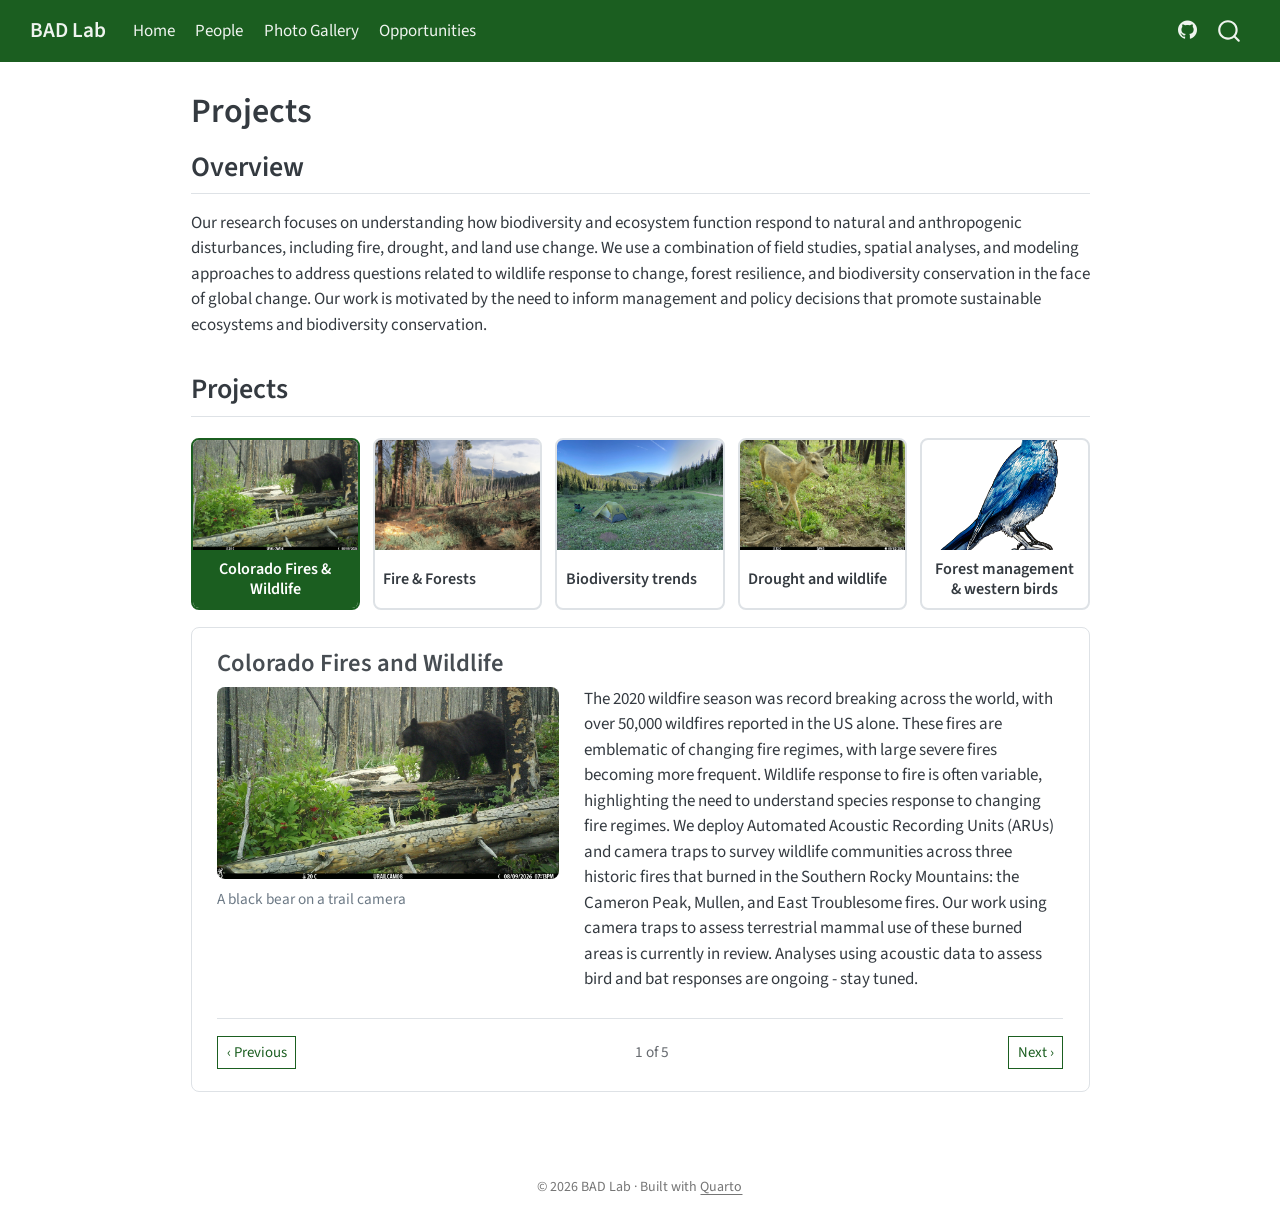
<file: research.html>
<!DOCTYPE html>
<html xmlns="http://www.w3.org/1999/xhtml" lang="en" xml:lang="en"><head>

<meta charset="utf-8">
<meta name="generator" content="quarto-1.10.20">

<meta name="viewport" content="width=device-width, initial-scale=1.0, user-scalable=yes">


<title>Projects – BAD Lab</title>
<style>
/* Default styles provided by pandoc.
** See https://pandoc.org/MANUAL.html#variables-for-html for config info.
*/
span.smallcaps{font-variant: small-caps;}
div.columns{display: flex; gap: 1.5em;}
div.column{flex: auto;}
@media screen {
div.columns{gap: min(4vw, 1.5em);}
div.column{overflow-x: auto;}
}
div.hanging-indent{margin-left: 1.5em; text-indent: -1.5em;}
ul.task-list{list-style: none;}
ul.task-list li input[type="checkbox"] {
  width: 0.8em;
  margin: 0 0.8em 0.2em -1em; /* quarto-specific, see https://github.com/quarto-dev/quarto-cli/issues/4556 */ 
  vertical-align: middle;
}
</style>


<script src="site_libs/quarto-nav/quarto-nav.js"></script>
<script src="site_libs/quarto-nav/headroom.min.js"></script>
<script src="site_libs/clipboard/clipboard.min.js"></script>
<script src="site_libs/quarto-search/autocomplete.umd.js"></script>
<script src="site_libs/quarto-search/fuse.min.js"></script>
<script src="site_libs/quarto-search/quarto-search.js"></script>
<meta name="quarto:offset" content="./">
<script src="site_libs/quarto-html/quarto.js" type="module"></script>
<script src="site_libs/quarto-html/tabsets/tabsets.js" type="module"></script>
<script src="site_libs/quarto-html/popper.min.js"></script>
<script src="site_libs/quarto-html/tippy.umd.min.js"></script>
<script src="site_libs/quarto-html/anchor.min.js"></script>
<link href="site_libs/quarto-html/tippy.css" rel="stylesheet">
<link href="site_libs/quarto-html/quarto-syntax-highlighting-17888a1159294d3eb470f19f6f52f5a5.css" rel="stylesheet" id="quarto-text-highlighting-styles">
<script src="site_libs/bootstrap/bootstrap.min.js"></script>
<link href="site_libs/bootstrap/bootstrap-icons.css" rel="stylesheet">
<link href="site_libs/bootstrap/bootstrap-cf3895344c008928cbd606fecc64aed8.min.css" rel="stylesheet" append-hash="true" id="quarto-bootstrap" data-mode="light">
<script id="quarto-search-options" type="application/json">{
  "location": "navbar",
  "copy-button": false,
  "collapse-after": 3,
  "panel-placement": "end",
  "type": "overlay",
  "limit": 50,
  "keyboard-shortcut": [
    "f",
    "/",
    "s"
  ],
  "show-item-context": false,
  "language": {
    "search-no-results-text": "No results",
    "search-matching-documents-text": "matching documents",
    "search-copy-link-title": "Copy link to search",
    "search-hide-matches-text": "Hide additional matches",
    "search-more-match-text": "more match in this document",
    "search-more-matches-text": "more matches in this document",
    "search-clear-button-title": "Clear",
    "search-text-placeholder": "",
    "search-detached-cancel-button-title": "Cancel",
    "search-submit-button-title": "Submit",
    "search-label": "Search"
  }
}</script>


<link rel="stylesheet" href="styles.css">
</head>

<body class="nav-fixed fullcontent quarto-light">

<div id="quarto-search-results"></div>
  <header id="quarto-header" class="headroom fixed-top">
    <nav class="navbar navbar-expand-lg " data-bs-theme="dark">
      <div class="navbar-container container-fluid">
      <div class="navbar-brand-container mx-auto">
    <a class="navbar-brand" href="./index.html">
    <span class="navbar-title">BAD Lab</span>
    </a>
  </div>
            <div id="quarto-search" class="" title="Search"></div>
          <button class="navbar-toggler" type="button" data-bs-toggle="collapse" data-bs-target="#navbarCollapse" aria-controls="navbarCollapse" role="menu" aria-expanded="false" aria-label="Toggle navigation" onclick="if (window.quartoToggleHeadroom) { window.quartoToggleHeadroom(); }">
  <span class="navbar-toggler-icon"></span>
</button>
          <div class="collapse navbar-collapse" id="navbarCollapse">
            <ul class="navbar-nav navbar-nav-scroll me-auto">
  <li class="nav-item">
    <a class="nav-link" href="./index.html"> 
<span class="menu-text">Home</span></a>
  </li>  
  <li class="nav-item">
    <a class="nav-link" href="./people.html"> 
<span class="menu-text">People</span></a>
  </li>  
  <li class="nav-item">
    <a class="nav-link" href="./photogallery.html"> 
<span class="menu-text">Photo Gallery</span></a>
  </li>  
  <li class="nav-item">
    <a class="nav-link" href="./contact.html"> 
<span class="menu-text">Opportunities</span></a>
  </li>  
</ul>
            <ul class="navbar-nav navbar-nav-scroll ms-auto">
  <li class="nav-item compact">
    <a class="nav-link" href="https://github.com/BAD-EcoLab"> <i class="bi bi-github" role="img" aria-label="GitHub organization">
</i> 
<span class="menu-text"></span></a>
  </li>  
</ul>
          </div> <!-- /navcollapse -->
            <div class="quarto-navbar-tools">
</div>
      </div> <!-- /container-fluid -->
    </nav>
</header>
<!-- content -->
<div id="quarto-content" class="quarto-container page-columns page-rows-contents page-layout-article page-navbar">
<!-- sidebar -->
<!-- margin-sidebar -->
    
<!-- main -->
<main class="content" id="quarto-document-content">

<header id="title-block-header" class="quarto-title-block default">
<div class="quarto-title">
<h1 class="title">Projects</h1>
</div>



<div class="quarto-title-meta">

    
  
    
  </div>
  


</header>


<section id="overview" class="level2">
<h2 class="anchored" data-anchor-id="overview">Overview</h2>
<p>Our research focuses on understanding how biodiversity and ecosystem function respond to natural and anthropogenic disturbances, including fire, drought, and land use change. We use a combination of field studies, spatial analyses, and modeling approaches to address questions related to wildlife response to change, forest resilience, and biodiversity conservation in the face of global change. Our work is motivated by the need to inform management and policy decisions that promote sustainable ecosystems and biodiversity conservation.</p>
</section>
<section id="projects" class="level2">
<h2 class="anchored" data-anchor-id="projects">Projects</h2>
<!-- ===================================================================
     Each project below becomes a clickable tile. Clicking a tile, or the
     Previous / Next buttons under a project, swaps which project is shown,
     so visitors never have to scroll past one project to reach the next.
     Tiles appear in the same order as the projects below.

     To add a project, copy one block: a ### heading, one image, and a
     paragraph. Put the image first; a caption in the [brackets] shows
     under it. Optional extras in the {braces} after the heading:

       #some-id     link straight to the project: research.html#some-id
       short="..."  a shorter title for the tile (default: the heading)
       thumb="..."  a different picture or icon for the tile
                    (default: the project's own image)

     Project-specific photos can go in images/research/.
     =================================================================== -->
<div id="research-projects" class="research-projects">
<div class="project-tiles" role="tablist" aria-label="Research projects">
<button type="button" class="project-tile active" id="tile-wildlife-COFires" role="tab" data-bs-toggle="tab" data-bs-target="#wildlife-COFires" aria-controls="wildlife-COFires" aria-selected="true">
<img src="images/slideshow/Bear_20260809.jpg" alt="" decoding="async">
<span class="project-tile-label">Colorado Fires &amp; Wildlife</span>
</button>
<button type="button" class="project-tile" id="tile-fire-ecology" role="tab" data-bs-toggle="tab" data-bs-target="#fire-ecology" aria-controls="fire-ecology" aria-selected="false" tabindex="-1">
<img src="images/ICB_Variability.jpg" alt="" decoding="async">
<span class="project-tile-label">Fire &amp; Forests</span>
</button>
<button type="button" class="project-tile" id="tile-biodiversity-trends" role="tab" data-bs-toggle="tab" data-bs-target="#biodiversity-trends" aria-controls="biodiversity-trends" aria-selected="false" tabindex="-1">
<img src="images/slideshow/CFSC_ASCC_camp2.jpg" alt="" decoding="async">
<span class="project-tile-label">Biodiversity trends</span>
</button>
<button type="button" class="project-tile" id="tile-Drought-wildlife" role="tab" data-bs-toggle="tab" data-bs-target="#Drought-wildlife" aria-controls="Drought-wildlife" aria-selected="false" tabindex="-1">
<img src="images/slideshow/IMG_0048.JPG" alt="" decoding="async">
<span class="project-tile-label">Drought and wildlife</span>
</button>
<button type="button" class="project-tile" id="tile-Management-birds" role="tab" data-bs-toggle="tab" data-bs-target="#Management-birds" aria-controls="Management-birds" aria-selected="false" tabindex="-1">
<img src="images/PIJA_painting.png" alt="" decoding="async">
<span class="project-tile-label">Forest management &amp; western birds</span>
</button>
</div>
<div class="tab-content project-panels">
<section id="wildlife-COFires" class="level3 tab-pane fade project-panel show active" role="tabpanel" aria-labelledby="tile-wildlife-COFires">
<h3 class="anchored" data-anchor-id="wildlife-COFires">Colorado Fires and Wildlife</h3>
<div class="project-body">
<div class="project-image">
<div class="quarto-figure quarto-figure-center">
<figure class="figure">
<p><img src="images/slideshow/Bear_20260809.jpg" class="img-fluid figure-img"></p>
<figcaption>A black bear on a trail camera</figcaption>
</figure>
</div>
</div>
<div class="project-text">
<p>The 2020 wildfire season was record breaking across the world, with over 50,000 wildfires reported in the US alone. These fires are emblematic of changing fire regimes, with large severe fires becoming more frequent. Wildlife response to fire is often variable, highlighting the need to understand species response to changing fire regimes. We deploy Automated Acoustic Recording Units (ARUs) and camera traps to survey wildlife communities across three historic fires that burned in the Southern Rocky Mountains: the Cameron Peak, Mullen, and East Troublesome fires. Our work using camera traps to assess terrestrial mammal use of these burned areas is currently in review. Analyses using acoustic data to assess bird and bat responses are ongoing - stay tuned.</p>
</div>
</div>
<nav class="project-pager" aria-label="More projects">
<button type="button" class="btn btn-outline-primary btn-sm" data-project-go="Management-birds" aria-label="Previous project: Forest management &amp; western birds">‹ Previous</button>
<span class="project-count">1 of 5</span>
<button type="button" class="btn btn-outline-primary btn-sm" data-project-go="fire-ecology" aria-label="Next project: Fire Ecology and Forest Resilience">Next ›</button>
</nav>
</section>
<section id="fire-ecology" class="level3 tab-pane fade project-panel" role="tabpanel" aria-labelledby="tile-fire-ecology">
<h3 class="anchored" data-anchor-id="fire-ecology">Fire Ecology and Forest Resilience</h3>
<div class="project-body">
<div class="project-image">
<div class="quarto-figure quarto-figure-center">
<figure class="figure">
<p><img src="images/ICB_Variability.jpg" class="img-fluid figure-img"></p>
<figcaption>Illilouette Creek Basin, Yosemite National Park</figcaption>
</figure>
</div>
</div>
<div class="project-text">
<p>[Zack will complete this one]</p>
</div>
</div>
<nav class="project-pager" aria-label="More projects">
<button type="button" class="btn btn-outline-primary btn-sm" data-project-go="wildlife-COFires" aria-label="Previous project: Colorado Fires and Wildlife">‹ Previous</button>
<span class="project-count">2 of 5</span>
<button type="button" class="btn btn-outline-primary btn-sm" data-project-go="biodiversity-trends" aria-label="Next project: Global change and biodiversity trends">Next ›</button>
</nav>
</section>
<section id="biodiversity-trends" class="level3 tab-pane fade project-panel" role="tabpanel" aria-labelledby="tile-biodiversity-trends">
<h3 class="anchored" data-anchor-id="biodiversity-trends">Global change and biodiversity trends</h3>
<div class="project-body">
<div class="project-image">
<div class="quarto-figure quarto-figure-center">
<figure class="figure">
<p><img src="images/slideshow/CFSC_ASCC_camp2.jpg" class="img-fluid figure-img"></p>
<figcaption>Field camp in a montane meadow</figcaption>
</figure>
</div>
</div>
<div class="project-text">
<p>[Zack will fill in this one w/ text from Hailey about IUCN]</p>
</div>
</div>
<nav class="project-pager" aria-label="More projects">
<button type="button" class="btn btn-outline-primary btn-sm" data-project-go="fire-ecology" aria-label="Previous project: Fire Ecology and Forest Resilience">‹ Previous</button>
<span class="project-count">3 of 5</span>
<button type="button" class="btn btn-outline-primary btn-sm" data-project-go="Drought-wildlife" aria-label="Next project: Drought and wildlife">Next ›</button>
</nav>
</section>
<section id="Drought-wildlife" class="level3 tab-pane fade project-panel" role="tabpanel" aria-labelledby="tile-Drought-wildlife">
<h3 class="anchored" data-anchor-id="Drought-wildlife">Drought and wildlife</h3>
<div class="project-body">
<div class="project-image">
<div class="quarto-figure quarto-figure-center">
<figure class="figure">
<p><img src="images/slideshow/IMG_0048.JPG" class="img-fluid figure-img"></p>
<figcaption>A deer on a trail camera</figcaption>
</figure>
</div>
</div>
<div class="project-text">
<p>[We can all help on this one. Does someone want take a first crack at it?]</p>
</div>
</div>
<nav class="project-pager" aria-label="More projects">
<button type="button" class="btn btn-outline-primary btn-sm" data-project-go="biodiversity-trends" aria-label="Previous project: Global change and biodiversity trends">‹ Previous</button>
<span class="project-count">4 of 5</span>
<button type="button" class="btn btn-outline-primary btn-sm" data-project-go="Management-birds" aria-label="Next project: Forest management &amp; western birds">Next ›</button>
</nav>
</section>
<section id="Management-birds" class="level3 tab-pane fade project-panel" role="tabpanel" aria-labelledby="tile-Management-birds">
<h3 class="anchored" data-anchor-id="Management-birds">Forest management &amp; western birds</h3>
<div class="project-body">
<div class="project-image">
<div class="quarto-figure quarto-figure-center">
<figure class="figure">
<p><img src="images/PIJA_painting.png" class="img-fluid figure-img"></p>
<figcaption>A deer on a trail camera</figcaption>
</figure>
</div>
</div>
<div class="project-text">
<p>Active forest management is practiced across US forests to achieve many objectives including reducing wildfire hazard, timber production, and wildlife habitat management. Understanding how these actions influence animal communities is important for successful multi-use management of public lands and wildlife conservation. To this end, we are conducting multiple projects investigating biodiversity response to forest treatments.</p>
<p><em>Adaptive Silviculture for Climate Change (ASCC)</em><br>
As part of a long-term manipulative experiment we are testing how wildlife respond to three forest management strategies (i.e., resistance, resilience, and transition) across three distinct forest types in Colorado. We use acoustic recording units (ARUs) and remote cameras survey birds, bats, and terrestrial mammals within experimental units. To date, we have completed pre-treatment surveys and are beginning to test the immediate effects of different levels of tree removal. In the years to come we will examine long-term wildlife responses to changes in forest structure, composition, and succession.</p>
<p><em>Western birds’ response to forest treatments</em><br>
In collaboration with researchers at the Cornell Lab of Ornithology and Colorado State University, we investigated how 103 birds across the western United States responded to four common forest treatment types (prescribed fire, thinning, mastication, and clearcuts), as well as how responses vary by the extent of treatment across the landscape and time since treatment. Findings from this work are currently under review and we are excited to share implications for western forest and wildlife management soon.</p>
<p><em>Pinyon jay response to vegetation treatments</em><br>
The pinyon jay is an important mutualistic species with pinyon pine species in the US southwest. The jay has also suffered a dramatic decades-long decline. This trend has spurred intensive interest in improving our understanding of pinyon jay ecology and in developing a conservation strategy to arrest population declines. To aid in this effort we used eBird participatory science data and broad-scale vegetation treatment data to assess how jays are affected by common treatment types (i.e., prescribed fire, thinning, and mastication), how these effects vary across seasons, time since treatment, and across baseline habitat conditions. This work is currently in review for publication.</p>
</div>
</div>
<nav class="project-pager" aria-label="More projects">
<button type="button" class="btn btn-outline-primary btn-sm" data-project-go="Drought-wildlife" aria-label="Previous project: Drought and wildlife">‹ Previous</button>
<span class="project-count">5 of 5</span>
<button type="button" class="btn btn-outline-primary btn-sm" data-project-go="wildlife-COFires" aria-label="Next project: Colorado Fires and Wildlife">Next ›</button>
</nav>
</section>
</div>
<noscript><style>
  /* Without JavaScript the tabs cannot switch, so list every project. */
  .research-projects .project-tiles, .research-projects .project-pager { display: none; }
  .research-projects .tab-content > .tab-pane { display: block !important; opacity: 1; margin-bottom: 2rem; }
</style></noscript>
<script>
document.addEventListener("DOMContentLoaded", function () {
  var root = document.getElementById("research-projects");
  if (!root || !window.bootstrap) return;
  var panels = root.querySelector(".project-panels");

  // Open a project by id. With `reveal`, scroll back up to it if it is out
  // of view, e.g. after pressing Next at the bottom of a long project.
  function show(id, reveal) {
    var tile = root.querySelector('.project-tile[data-bs-target="#' + CSS.escape(id) + '"]');
    if (!tile) return;
    bootstrap.Tab.getOrCreateInstance(tile).show();
    var top = panels.getBoundingClientRect().top;
    if (reveal && (top < 0 || top > window.innerHeight * 0.6)) {
      panels.scrollIntoView({ behavior: "smooth" });
    }
  }

  root.addEventListener("click", function (e) {
    var btn = e.target.closest("[data-project-go]");
    if (btn) show(btn.getAttribute("data-project-go"), true);
  });

  // Keep the address bar on the open project so it can be shared. This
  // replaces the URL rather than adding history, so Back still leaves the page.
  root.addEventListener("shown.bs.tab", function (e) {
    history.replaceState(null, "", e.target.getAttribute("data-bs-target"));
  });

  // research.html#some-project opens that project, as does any in-page link.
  function fromHash(reveal) {
    var id = decodeURIComponent(location.hash.slice(1));
    if (id) show(id, reveal);
  }
  fromHash(false);
  window.addEventListener("hashchange", function () { fromHash(true); });
});
</script>

</div>
<!-- ## Funding -->
<!-- *List current and past grants supporting the lab's work, e.g.:* -->
<!-- - **[Funding Agency]**, [Grant Title], [Award Number], [Years] -->


</section>

</main> <!-- /main -->
<script id="quarto-html-after-body" type="application/javascript">
  window.document.addEventListener("DOMContentLoaded", function (event) {
    const icon = "";
    const anchorJS = new window.AnchorJS();
    anchorJS.options = {
      placement: 'right',
      icon: icon
    };
    anchorJS.add('.anchored');
    const isCodeAnnotation = (el) => {
      for (const clz of el.classList) {
        if (clz.startsWith('code-annotation-')) {                     
          return true;
        }
      }
      return false;
    }
    const onCopySuccess = function(e) {
      // button target
      const button = e.trigger;
      // don't keep focus
      button.blur();
      // flash "checked"
      button.classList.add('code-copy-button-checked');
      var currentTitle = button.getAttribute("title");
      button.setAttribute("title", "Copied!");
      let tooltip;
      if (window.bootstrap) {
        button.setAttribute("data-bs-toggle", "tooltip");
        button.setAttribute("data-bs-placement", "left");
        button.setAttribute("data-bs-title", "Copied!");
        tooltip = new bootstrap.Tooltip(button, 
          { trigger: "manual", 
            customClass: "code-copy-button-tooltip",
            offset: [0, -8]});
        tooltip.show();    
      }
      setTimeout(function() {
        if (tooltip) {
          tooltip.hide();
          button.removeAttribute("data-bs-title");
          button.removeAttribute("data-bs-toggle");
          button.removeAttribute("data-bs-placement");
        }
        button.setAttribute("title", currentTitle);
        button.classList.remove('code-copy-button-checked');
      }, 1000);
      // clear code selection
      e.clearSelection();
    }
    const getTextToCopy = function(trigger) {
      const outerScaffold = trigger.parentElement.cloneNode(true);
      const codeEl = outerScaffold.querySelector('code');
      for (const childEl of codeEl.children) {
        if (isCodeAnnotation(childEl)) {
          childEl.remove();
        }
      }
      return codeEl.innerText;
    }
    const clipboard = new window.ClipboardJS('.code-copy-button:not([data-in-quarto-modal])', {
      text: getTextToCopy
    });
    clipboard.on('success', onCopySuccess);
    if (window.document.getElementById('quarto-embedded-source-code-modal')) {
      const clipboardModal = new window.ClipboardJS('.code-copy-button[data-in-quarto-modal]', {
        text: getTextToCopy,
        container: window.document.getElementById('quarto-embedded-source-code-modal')
      });
      clipboardModal.on('success', onCopySuccess);
    }
      var localhostRegex = new RegExp(/^(?:http|https):\/\/localhost\:?[0-9]*\//);
      var mailtoRegex = new RegExp(/^mailto:/);
        var filterRegex = new RegExp("https:\/\/bad-ecolab\.github\.io");
      var isInternal = (href) => {
          return filterRegex.test(href) || localhostRegex.test(href) || mailtoRegex.test(href);
      }
      // Inspect non-navigation links and adorn them if external
     var links = window.document.querySelectorAll('a[href]:not(.nav-link):not(.navbar-brand):not(.toc-action):not(.sidebar-link):not(.sidebar-item-toggle):not(.pagination-link):not(.no-external):not([aria-hidden]):not(.dropdown-item):not(.quarto-navigation-tool):not(.about-link)');
      for (var i=0; i<links.length; i++) {
        const link = links[i];
        if (!isInternal(link.href)) {
          // undo the damage that might have been done by quarto-nav.js in the case of
          // links that we want to consider external
          if (link.dataset.originalHref !== undefined) {
            link.href = link.dataset.originalHref;
          }
        }
      }
    function tippyHover(el, contentFn, onTriggerFn, onUntriggerFn) {
      const config = {
        allowHTML: true,
        maxWidth: 500,
        delay: 100,
        arrow: false,
        appendTo: function(el) {
            return el.parentElement;
        },
        interactive: true,
        interactiveBorder: 10,
        theme: 'quarto',
        placement: 'bottom-start',
      };
      if (contentFn) {
        config.content = contentFn;
      }
      if (onTriggerFn) {
        config.onTrigger = onTriggerFn;
      }
      if (onUntriggerFn) {
        config.onUntrigger = onUntriggerFn;
      }
      window.tippy(el, config); 
    }
    const noterefs = window.document.querySelectorAll('a[role="doc-noteref"]');
    for (var i=0; i<noterefs.length; i++) {
      const ref = noterefs[i];
      tippyHover(ref, function() {
        // use id or data attribute instead here
        let href = ref.getAttribute('data-footnote-href') || ref.getAttribute('href');
        try { href = new URL(href).hash; } catch {}
        const id = href.replace(/^#\/?/, "");
        const note = window.document.getElementById(id);
        if (note) {
          return note.innerHTML;
        } else {
          return "";
        }
      });
    }
    const xrefs = window.document.querySelectorAll('a.quarto-xref');
    const processXRef = (id, note) => {
      // Strip column container classes
      const stripColumnClz = (el) => {
        el.classList.remove("page-full", "page-columns");
        if (el.children) {
          for (const child of el.children) {
            stripColumnClz(child);
          }
        }
      }
      stripColumnClz(note)
      if (id === null || id.startsWith('sec-')) {
        // Special case sections, only their first couple elements
        const container = document.createElement("div");
        if (note.children && note.children.length > 2) {
          container.appendChild(note.children[0].cloneNode(true));
          for (let i = 1; i < note.children.length; i++) {
            const child = note.children[i];
            if (child.tagName === "P" && child.innerText === "") {
              continue;
            } else {
              container.appendChild(child.cloneNode(true));
              break;
            }
          }
          if (window.Quarto?.typesetMath) {
            window.Quarto.typesetMath(container);
          }
          return container.innerHTML
        } else {
          if (window.Quarto?.typesetMath) {
            window.Quarto.typesetMath(note);
          }
          return note.innerHTML;
        }
      } else {
        // Remove any anchor links if they are present
        const anchorLink = note.querySelector('a.anchorjs-link');
        if (anchorLink) {
          anchorLink.remove();
        }
        if (window.Quarto?.typesetMath) {
          window.Quarto.typesetMath(note);
        }
        if (note.classList.contains("callout")) {
          return note.outerHTML;
        } else {
          return note.innerHTML;
        }
      }
    }
    for (var i=0; i<xrefs.length; i++) {
      const xref = xrefs[i];
      tippyHover(xref, undefined, function(instance) {
        instance.disable();
        let url = xref.getAttribute('href');
        let hash = undefined; 
        if (url.startsWith('#')) {
          hash = url;
        } else {
          try { hash = new URL(url).hash; } catch {}
        }
        if (hash) {
          const id = hash.replace(/^#\/?/, "");
          const note = window.document.getElementById(id);
          if (note !== null) {
            try {
              const html = processXRef(id, note.cloneNode(true));
              instance.setContent(html);
            } finally {
              instance.enable();
              instance.show();
            }
          } else {
            // See if we can fetch this
            fetch(url.split('#')[0])
            .then(res => res.text())
            .then(html => {
              const parser = new DOMParser();
              const htmlDoc = parser.parseFromString(html, "text/html");
              const note = htmlDoc.getElementById(id);
              if (note !== null) {
                const html = processXRef(id, note);
                instance.setContent(html);
              } 
            }).finally(() => {
              instance.enable();
              instance.show();
            });
          }
        } else {
          // See if we can fetch a full url (with no hash to target)
          // This is a special case and we should probably do some content thinning / targeting
          fetch(url)
          .then(res => res.text())
          .then(html => {
            const parser = new DOMParser();
            const htmlDoc = parser.parseFromString(html, "text/html");
            const note = htmlDoc.querySelector('main.content');
            if (note !== null) {
              // This should only happen for chapter cross references
              // (since there is no id in the URL)
              // remove the first header
              if (note.children.length > 0 && note.children[0].tagName === "HEADER") {
                note.children[0].remove();
              }
              const html = processXRef(null, note);
              instance.setContent(html);
            } 
          }).finally(() => {
            instance.enable();
            instance.show();
          });
        }
      }, function(instance) {
      });
    }
        let selectedAnnoteEl;
        const selectorForAnnotation = ( cell, annotation) => {
          let cellAttr = 'data-code-cell="' + cell + '"';
          let lineAttr = 'data-code-annotation="' +  annotation + '"';
          const selector = 'span[' + cellAttr + '][' + lineAttr + ']';
          return selector;
        }
        const selectCodeLines = (annoteEl) => {
          const doc = window.document;
          const targetCell = annoteEl.getAttribute("data-target-cell");
          const targetAnnotation = annoteEl.getAttribute("data-target-annotation");
          const annoteSpan = window.document.querySelector(selectorForAnnotation(targetCell, targetAnnotation));
          const lines = annoteSpan.getAttribute("data-code-lines").split(",");
          const lineIds = lines.map((line) => {
            return targetCell + "-" + line;
          })
          let top = null;
          let height = null;
          let parent = null;
          if (lineIds.length > 0) {
              //compute the position of the single el (top and bottom and make a div)
              const el = window.document.getElementById(lineIds[0]);
              top = el.offsetTop;
              height = el.offsetHeight;
              parent = el.parentElement.parentElement;
            if (lineIds.length > 1) {
              const lastEl = window.document.getElementById(lineIds[lineIds.length - 1]);
              const bottom = lastEl.offsetTop + lastEl.offsetHeight;
              height = bottom - top;
            }
            if (top !== null && height !== null && parent !== null) {
              // cook up a div (if necessary) and position it 
              let div = window.document.getElementById("code-annotation-line-highlight");
              if (div === null) {
                div = window.document.createElement("div");
                div.setAttribute("id", "code-annotation-line-highlight");
                div.style.position = 'absolute';
                parent.appendChild(div);
              }
              div.style.top = top - 2 + "px";
              div.style.height = height + 4 + "px";
              div.style.left = 0;
              let gutterDiv = window.document.getElementById("code-annotation-line-highlight-gutter");
              if (gutterDiv === null) {
                gutterDiv = window.document.createElement("div");
                gutterDiv.setAttribute("id", "code-annotation-line-highlight-gutter");
                gutterDiv.style.position = 'absolute';
                const codeCell = window.document.getElementById(targetCell);
                const gutter = codeCell.querySelector('.code-annotation-gutter');
                gutter.appendChild(gutterDiv);
              }
              gutterDiv.style.top = top - 2 + "px";
              gutterDiv.style.height = height + 4 + "px";
            }
            selectedAnnoteEl = annoteEl;
          }
        };
        const unselectCodeLines = () => {
          const elementsIds = ["code-annotation-line-highlight", "code-annotation-line-highlight-gutter"];
          elementsIds.forEach((elId) => {
            const div = window.document.getElementById(elId);
            if (div) {
              div.remove();
            }
          });
          selectedAnnoteEl = undefined;
        };
          // Handle positioning of the toggle
      window.addEventListener(
        "resize",
        throttle(() => {
          elRect = undefined;
          if (selectedAnnoteEl) {
            selectCodeLines(selectedAnnoteEl);
          }
        }, 10)
      );
      function throttle(fn, ms) {
      let throttle = false;
      let timer;
        return (...args) => {
          if(!throttle) { // first call gets through
              fn.apply(this, args);
              throttle = true;
          } else { // all the others get throttled
              if(timer) clearTimeout(timer); // cancel #2
              timer = setTimeout(() => {
                fn.apply(this, args);
                timer = throttle = false;
              }, ms);
          }
        };
      }
        // Attach click handler to the DT
        const annoteDls = window.document.querySelectorAll('dt[data-target-cell]');
        for (const annoteDlNode of annoteDls) {
          annoteDlNode.addEventListener('click', (event) => {
            const clickedEl = event.target;
            if (clickedEl !== selectedAnnoteEl) {
              unselectCodeLines();
              const activeEl = window.document.querySelector('dt[data-target-cell].code-annotation-active');
              if (activeEl) {
                activeEl.classList.remove('code-annotation-active');
              }
              selectCodeLines(clickedEl);
              clickedEl.classList.add('code-annotation-active');
            } else {
              // Unselect the line
              unselectCodeLines();
              clickedEl.classList.remove('code-annotation-active');
            }
          });
        }
    const findCites = (el) => {
      const parentEl = el.parentElement;
      if (parentEl) {
        const cites = parentEl.dataset.cites;
        if (cites) {
          return {
            el,
            cites: cites.split(' ')
          };
        } else {
          return findCites(el.parentElement)
        }
      } else {
        return undefined;
      }
    };
    var bibliorefs = window.document.querySelectorAll('a[role="doc-biblioref"]');
    for (var i=0; i<bibliorefs.length; i++) {
      const ref = bibliorefs[i];
      const citeInfo = findCites(ref);
      if (citeInfo) {
        tippyHover(citeInfo.el, function() {
          var popup = window.document.createElement('div');
          citeInfo.cites.forEach(function(cite) {
            var citeDiv = window.document.createElement('div');
            citeDiv.classList.add('hanging-indent');
            citeDiv.classList.add('csl-entry');
            var biblioDiv = window.document.getElementById('ref-' + cite);
            if (biblioDiv) {
              citeDiv.innerHTML = biblioDiv.innerHTML;
            }
            popup.appendChild(citeDiv);
          });
          return popup.innerHTML;
        });
      }
    }
  });
  </script>
</div> <!-- /content -->
<footer class="footer">
  <div class="nav-footer">
    <div class="nav-footer-left">
      &nbsp;
    </div>   
    <div class="nav-footer-center">
<p>© 2026 BAD Lab · Built with <a href="https://quarto.org">Quarto</a></p>
</div>
    <div class="nav-footer-right">
      &nbsp;
    </div>
  </div>
</footer>




</body></html>
</file>
<file: site_libs/quarto-html/tippy.css>
.tippy-box[data-animation=fade][data-state=hidden]{opacity:0}[data-tippy-root]{max-width:calc(100vw - 10px)}.tippy-box{position:relative;background-color:#333;color:#fff;border-radius:4px;font-size:14px;line-height:1.4;white-space:normal;outline:0;transition-property:transform,visibility,opacity}.tippy-box[data-placement^=top]>.tippy-arrow{bottom:0}.tippy-box[data-placement^=top]>.tippy-arrow:before{bottom:-7px;left:0;border-width:8px 8px 0;border-top-color:initial;transform-origin:center top}.tippy-box[data-placement^=bottom]>.tippy-arrow{top:0}.tippy-box[data-placement^=bottom]>.tippy-arrow:before{top:-7px;left:0;border-width:0 8px 8px;border-bottom-color:initial;transform-origin:center bottom}.tippy-box[data-placement^=left]>.tippy-arrow{right:0}.tippy-box[data-placement^=left]>.tippy-arrow:before{border-width:8px 0 8px 8px;border-left-color:initial;right:-7px;transform-origin:center left}.tippy-box[data-placement^=right]>.tippy-arrow{left:0}.tippy-box[data-placement^=right]>.tippy-arrow:before{left:-7px;border-width:8px 8px 8px 0;border-right-color:initial;transform-origin:center right}.tippy-box[data-inertia][data-state=visible]{transition-timing-function:cubic-bezier(.54,1.5,.38,1.11)}.tippy-arrow{width:16px;height:16px;color:#333}.tippy-arrow:before{content:"";position:absolute;border-color:transparent;border-style:solid}.tippy-content{position:relative;padding:5px 9px;z-index:1}
</file>
<file: site_libs/quarto-html/quarto-syntax-highlighting-17888a1159294d3eb470f19f6f52f5a5.css>
/* quarto syntax highlight colors */
:root {
  --quarto-hl-ot-color: #003B4F;
  --quarto-hl-at-color: #657422;
  --quarto-hl-ss-color: #20794D;
  --quarto-hl-an-color: #5E5E5E;
  --quarto-hl-fu-color: #4758AB;
  --quarto-hl-st-color: #20794D;
  --quarto-hl-cf-color: #003B4F;
  --quarto-hl-op-color: #5E5E5E;
  --quarto-hl-er-color: #AD0000;
  --quarto-hl-bn-color: #AD0000;
  --quarto-hl-al-color: #AD0000;
  --quarto-hl-va-color: #111111;
  --quarto-hl-bu-color: inherit;
  --quarto-hl-ex-color: inherit;
  --quarto-hl-pp-color: #AD0000;
  --quarto-hl-in-color: #5E5E5E;
  --quarto-hl-vs-color: #20794D;
  --quarto-hl-wa-color: #5E5E5E;
  --quarto-hl-do-color: #5E5E5E;
  --quarto-hl-im-color: #00769E;
  --quarto-hl-ch-color: #20794D;
  --quarto-hl-dt-color: #AD0000;
  --quarto-hl-fl-color: #AD0000;
  --quarto-hl-co-color: #5E5E5E;
  --quarto-hl-cv-color: #5E5E5E;
  --quarto-hl-cn-color: #8f5902;
  --quarto-hl-sc-color: #5E5E5E;
  --quarto-hl-dv-color: #AD0000;
  --quarto-hl-kw-color: #003B4F;
}

/* other quarto variables */
:root {
  --quarto-font-monospace: SFMono-Regular, Menlo, Monaco, Consolas, "Liberation Mono", "Courier New", monospace;
}

/* syntax highlight based on Pandoc's rules */
pre > code.sourceCode > span {
  color: #003B4F;
}

code.sourceCode > span {
  color: #003B4F;
}

div.sourceCode,
div.sourceCode pre.sourceCode {
  color: #003B4F;
}

/* Normal */
code span {
  color: #003B4F;
}

/* Alert */
code span.al {
  color: #AD0000;
  font-style: inherit;
}

/* Annotation */
code span.an {
  color: #5E5E5E;
  font-style: inherit;
}

/* Attribute */
code span.at {
  color: #657422;
  font-style: inherit;
}

/* BaseN */
code span.bn {
  color: #AD0000;
  font-style: inherit;
}

/* BuiltIn */
code span.bu {
  font-style: inherit;
}

/* ControlFlow */
code span.cf {
  color: #003B4F;
  font-weight: bold;
  font-style: inherit;
}

/* Char */
code span.ch {
  color: #20794D;
  font-style: inherit;
}

/* Constant */
code span.cn {
  color: #8f5902;
  font-style: inherit;
}

/* Comment */
code span.co {
  color: #5E5E5E;
  font-style: inherit;
}

/* CommentVar */
code span.cv {
  color: #5E5E5E;
  font-style: italic;
}

/* Documentation */
code span.do {
  color: #5E5E5E;
  font-style: italic;
}

/* DataType */
code span.dt {
  color: #AD0000;
  font-style: inherit;
}

/* DecVal */
code span.dv {
  color: #AD0000;
  font-style: inherit;
}

/* Error */
code span.er {
  color: #AD0000;
  font-style: inherit;
}

/* Extension */
code span.ex {
  font-style: inherit;
}

/* Float */
code span.fl {
  color: #AD0000;
  font-style: inherit;
}

/* Function */
code span.fu {
  color: #4758AB;
  font-style: inherit;
}

/* Import */
code span.im {
  color: #00769E;
  font-style: inherit;
}

/* Information */
code span.in {
  color: #5E5E5E;
  font-style: inherit;
}

/* Keyword */
code span.kw {
  color: #003B4F;
  font-weight: bold;
  font-style: inherit;
}

/* Operator */
code span.op {
  color: #5E5E5E;
  font-style: inherit;
}

/* Other */
code span.ot {
  color: #003B4F;
  font-style: inherit;
}

/* Preprocessor */
code span.pp {
  color: #AD0000;
  font-style: inherit;
}

/* SpecialChar */
code span.sc {
  color: #5E5E5E;
  font-style: inherit;
}

/* SpecialString */
code span.ss {
  color: #20794D;
  font-style: inherit;
}

/* String */
code span.st {
  color: #20794D;
  font-style: inherit;
}

/* Variable */
code span.va {
  color: #111111;
  font-style: inherit;
}

/* VerbatimString */
code span.vs {
  color: #20794D;
  font-style: inherit;
}

/* Warning */
code span.wa {
  color: #5E5E5E;
  font-style: italic;
}

.prevent-inlining {
  content: "</";
}

/*# sourceMappingURL=fadfc755eec066e9e3d699cf819c3e33.css.map */
</file>
<file: styles.css>
/* Add custom styling here. The site theme (cosmo) is set in _quarto.yml. */

.navbar-title {
  font-weight: 600;
}

.callout-note {
  font-size: 0.95em;
}

/* Adjust the title banner's height & title font size*/
.quarto-title-block .quarto-title-banner {
  padding-top: 11rem;
  padding-bottom: 4rem;
}
.quarto-title-block .quarto-title-banner h1.title {
  font-size: 1rem;
}

/* Dark gradient overlay so the title text stays readable over the photo */
/*.quarto-title-block .quarto-title-banner {
/*  background-image: linear-gradient(rgba(0, 0, 0, 0.45), rgba(0, 0, 0, 0.55)),
    url("images/banner.jpg");
  background-size: cover;
  background-position: center}*/

/* --- People page -------------------------------------------------------- */
/* Vertical breathing room between each person's grid block. */
.grid.person {
  margin-bottom: 2.5rem;
}

/* --- Photo Gallery carousel --------------------------------------------- */
/* Lock every slide to the same shape so the page doesn't jump between
   photos of differing dimensions. Change the aspect-ratio to taste. */
#lab-gallery .carousel-item img {
  width: 100%;
  aspect-ratio: 3 / 2;
  object-fit: cover;
  border-radius: 8px;
}

/* Bootstrap hides carousel captions below the md breakpoint; show them at
   every width, and add a scrim so text stays readable over bright photos. */
#lab-gallery .carousel-caption {
  display: block;
  left: 0;
  right: 0;
  bottom: 0;
  padding: 2.5rem 1.5rem 1rem;
  background: linear-gradient(rgba(0, 0, 0, 0), rgba(0, 0, 0, 0.65));
  border-bottom-left-radius: 8px;
  border-bottom-right-radius: 8px;
}

#lab-gallery .carousel-caption p {
  margin-bottom: 0;
}

/* Dim the indicator strip so it reads against light photos. */
#lab-gallery .carousel-indicators {
  margin-bottom: 0.5rem;
}

/* --- Research projects (built by _projects.lua) ------------------------- */
/* Tile row: as many tiles per row as fit at 150px or wider. */
.project-tiles {
  display: grid;
  grid-template-columns: repeat(auto-fit, minmax(150px, 1fr));
  gap: 0.75rem;
  margin: 1.25rem 0 0.5rem;
}

.project-tile {
  display: flex;
  flex-direction: column;
  padding: 0;
  overflow: hidden;
  background: var(--bs-body-bg);
  color: var(--bs-body-color);
  border: 2px solid var(--bs-border-color);
  border-radius: 8px;
  transition: border-color 0.15s, box-shadow 0.15s, transform 0.15s;
}

.project-tile img,
.project-tile-img {
  display: block;
  width: 100%;
  aspect-ratio: 3 / 2;
  object-fit: cover;
}

/* Stand-in for a project with no image. */
.project-tile-img {
  background: rgba(var(--bs-primary-rgb), 0.15);
}

/* flex: 1 keeps every tile in a row the same height when labels wrap. */
.project-tile-label {
  flex: 1;
  display: flex;
  align-items: center;
  justify-content: center;
  padding: 0.5rem;
  font-weight: 600;
  font-size: 0.95rem;
  line-height: 1.25;
}

.project-tile:hover {
  border-color: rgba(var(--bs-primary-rgb), 0.5);
  box-shadow: 0 4px 10px rgba(0, 0, 0, 0.12);
  transform: translateY(-2px);
}

.project-tile:focus-visible {
  outline: 3px solid rgba(var(--bs-primary-rgb), 0.5);
  outline-offset: 2px;
}

.project-tile.active {
  border-color: var(--bs-primary);
}

.project-tile.active .project-tile-label {
  background: var(--bs-primary);
  color: #fff;
}

/* The display area. Quarto styles every .tab-content as the open-topped
   body of a tabset; draw a full card instead. */
.research-projects .project-panels {
  margin: 1rem 0 0;
  padding: 1.25rem 1.5rem;
  border: 1px solid var(--bs-border-color);
  border-radius: 8px;
}

.project-panel :is(h2, h3, h4):first-child {
  margin-top: 0;
}

/* Clear the fixed navbar when the page scrolls to a project. */
.project-panels,
.project-panel {
  scroll-margin-top: 5rem;
}

/* Image beside the text on wider screens, stacked above it on phones. */
.project-body {
  display: grid;
  grid-template-columns: 5fr 7fr;
  gap: 1.5rem;
  align-items: start;
}

.project-body.no-image {
  grid-template-columns: 1fr;
}

@media (max-width: 767.98px) {
  .project-body {
    grid-template-columns: 1fr;
  }
  .research-projects .project-panels {
    padding: 1rem;
  }
}

.project-image img {
  border-radius: 8px;
}

.project-image > :last-child,
.project-text > :last-child {
  margin-bottom: 0;
}

.project-pager {
  display: flex;
  justify-content: space-between;
  align-items: center;
  margin-top: 1.5rem;
  padding-top: 1rem;
  border-top: 1px solid var(--bs-border-color);
}

.project-count {
  color: var(--bs-secondary-color);
  font-size: 0.9rem;
}

/* A printed page gets every project, one after another. The !important
   is needed to beat Quarto's own rule hiding inactive tabs. */
@media print {
  .project-tiles,
  .project-pager {
    display: none;
  }
  .research-projects .tab-content > .tab-pane {
    display: block !important;
    opacity: 1;
    margin-bottom: 2rem;
  }
}
</file>
